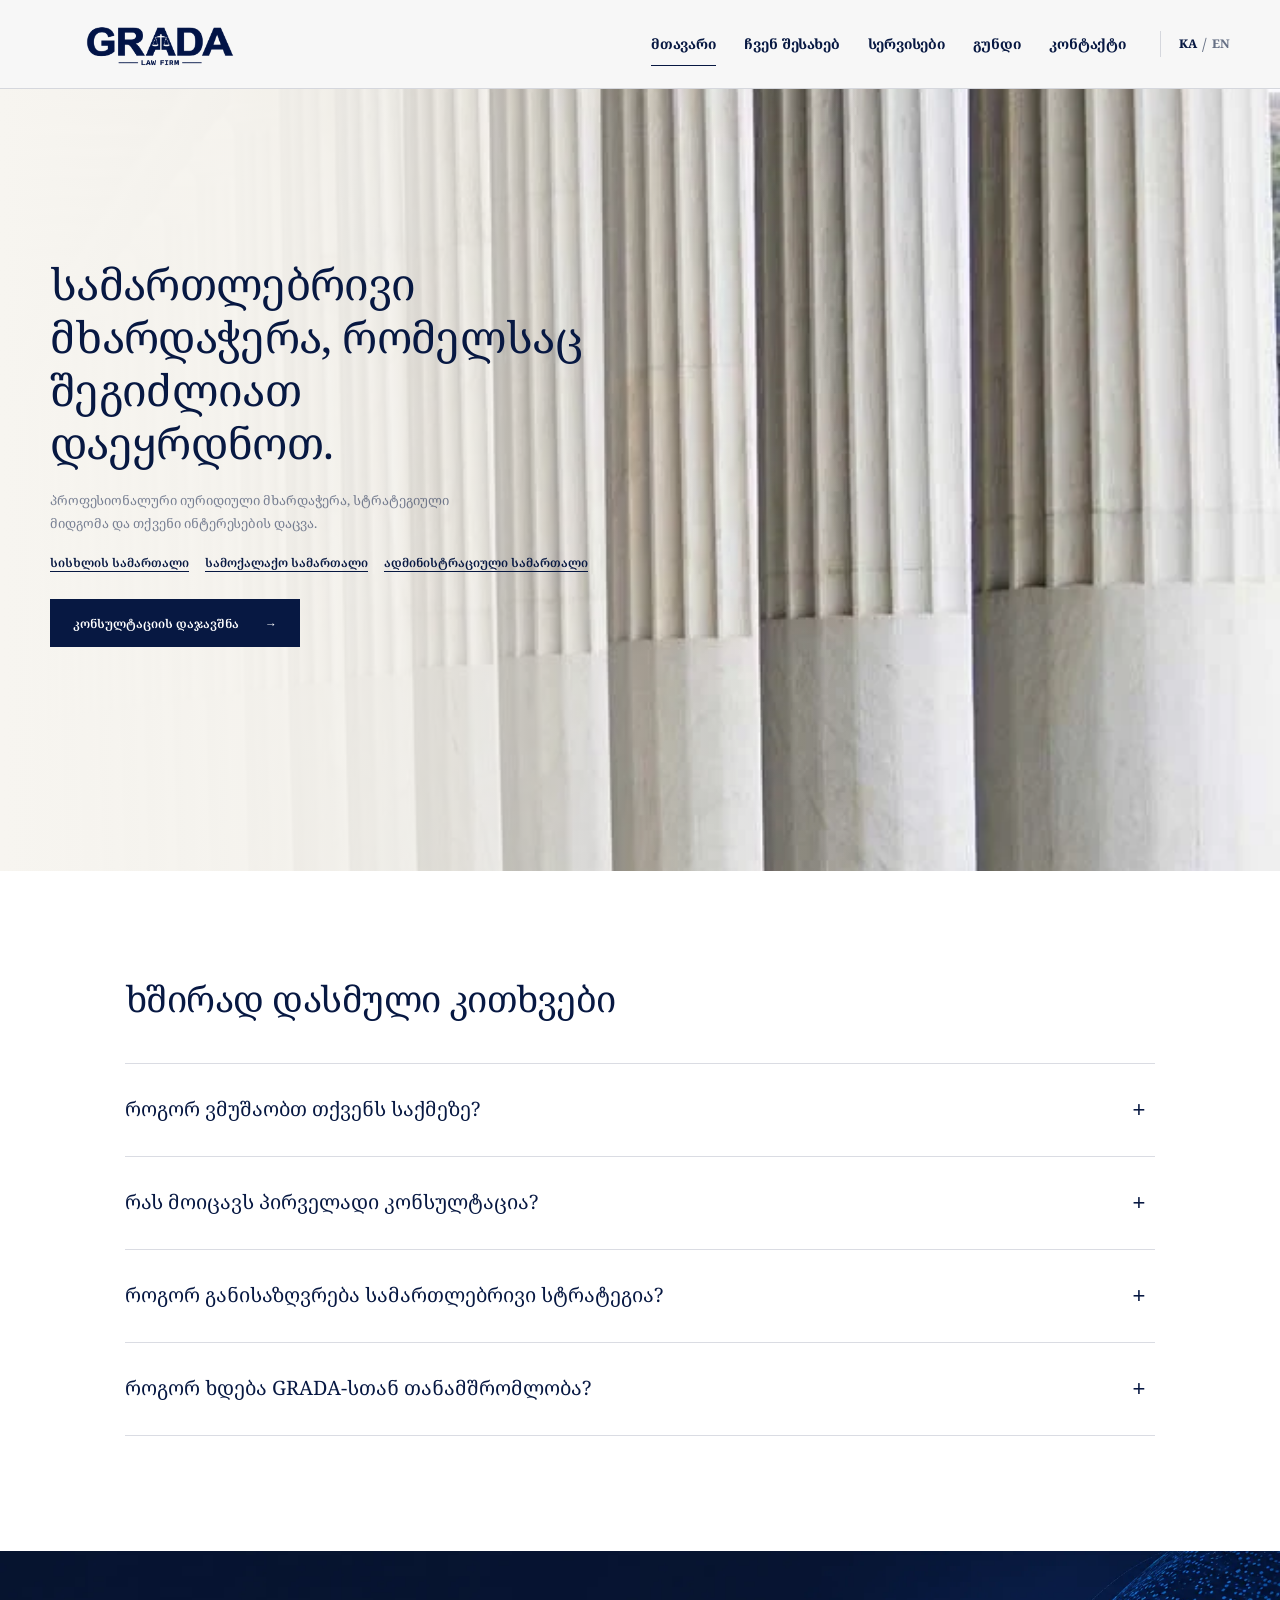
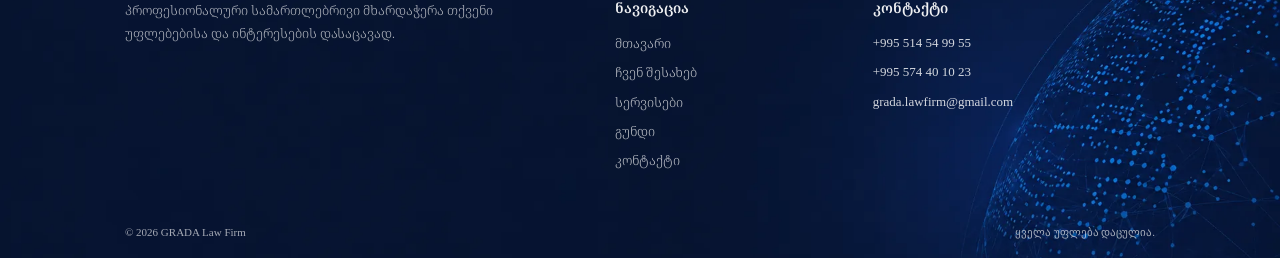
<file: index.html>
<!doctype html>
<html lang="ka">
  <head>
    <meta
      name="google-site-verification"
      content="NrmZ9BOJjlFJHn4CrOaPYa6Ddo2tj9UItESmaBejAo4"
    />
    <link rel="preconnect" href="https://fonts.googleapis.com" />
    <link rel="preconnect" href="https://fonts.gstatic.com" crossorigin />
    <link rel="icon" type="image/png" href="assets/images/favicon-v3.png" />

    <link
      href="https://fonts.googleapis.com/css2?family=Noto+Serif+Georgian:wght@300;400;500;600;700&display=swap"
      rel="stylesheet"
    />
    <link rel="apple-touch-icon" href="assets/images/favicon-v3.png" />
    <meta name="viewport" content="width=device-width, initial-scale=1.0" />
    <link rel="apple-touch-icon" href="assets/images/favicon.png" />

    <meta
      name="description"
      content="GRADA გთავაზობთ იურიდიულ კონსულტაციასა და წარმომადგენლობას სისხლის, სამოქალაქო და ადმინისტრაციული სამართლის საქმეებზე. დაგეგმეთ კონსულტაცია ჩვენს გუნდთან."
      data-ka="GRADA გთავაზობთ იურიდიულ კონსულტაციასა და წარმომადგენლობას სისხლის, სამოქალაქო და ადმინისტრაციული სამართლის საქმეებზე. დაგეგმეთ კონსულტაცია ჩვენს გუნდთან."
      data-en="GRADA provides legal advice and representation in criminal, civil and administrative matters in Georgia. Speak with our team to arrange a legal consultation."
    />

    <meta name="robots" content="index, follow" />

    <meta name="theme-color" content="#071842" />

    <title
      data-ka="იურიდიული მომსახურება საქართველოში | GRADA Law Firm"
      data-en="Legal Services in Georgia | GRADA Law Firm"
    >
      იურიდიული მომსახურება საქართველოში | GRADA Law Firm
    </title>

    <link rel="canonical" href="https://www.gradalaw.ge/" />

    <meta property="og:type" content="website" />
    <meta property="og:site_name" content="GRADA Law Firm" />
    <meta
      property="og:title"
      content="იურიდიული მომსახურება საქართველოში | GRADA Law Firm"
    />
    <meta
      property="og:description"
      content="GRADA გთავაზობთ იურიდიულ კონსულტაციასა და წარმომადგენლობას სისხლის, სამოქალაქო და ადმინისტრაციული სამართლის საქმეებზე. დაგეგმეთ კონსულტაცია ჩვენს გუნდთან."
    />
    <meta property="og:url" content="https://www.gradalaw.ge/" />
    <meta
      property="og:image"
      content="https://www.gradalaw.ge/assets/images/contact-hero.webp"
    />
    <meta property="og:locale" content="ka_GE" />

    <meta name="twitter:card" content="summary_large_image" />
    <meta
      name="twitter:title"
      content="იურიდიული მომსახურება საქართველოში | GRADA Law Firm"
    />
    <meta
      name="twitter:description"
      content="GRADA გთავაზობთ იურიდიულ კონსულტაციასა და წარმომადგენლობას სისხლის, სამოქალაქო და ადმინისტრაციული სამართლის საქმეებზე. დაგეგმეთ კონსულტაცია ჩვენს გუნდთან."
    />
    <meta
      name="twitter:image"
      content="https://www.gradalaw.ge/assets/images/contact-hero.webp"
    />

    <script type="application/ld+json">
      {
        "@context": "https://schema.org",
        "@type": "LegalService",
        "@id": "https://www.gradalaw.ge/#organization",
        "name": "GRADA Law Firm",
        "url": "https://www.gradalaw.ge/",
        "logo": "https://www.gradalaw.ge/assets/images/logo.png",
        "image": "https://www.gradalaw.ge/assets/images/contact-hero.webp",
        "description": "Legal advice and representation in criminal, civil and administrative law in Georgia.",
        "address": {
          "@type": "PostalAddress",
          "addressCountry": "GE"
        },
        "areaServed": {
          "@type": "Country",
          "name": "Georgia"
        },
        "telephone": ["+995514549955", "+995574401023"],
        "email": "grada.lawfirm@gmail.com",
        "hasOfferCatalog": {
          "@type": "OfferCatalog",
          "name": "Legal practice areas",
          "itemListElement": [
            {
              "@type": "Offer",
              "itemOffered": {
                "@type": "Service",
                "name": "Criminal Law",
                "url": "https://www.gradalaw.ge/services"
              }
            },
            {
              "@type": "Offer",
              "itemOffered": {
                "@type": "Service",
                "name": "Civil Law",
                "url": "https://www.gradalaw.ge/services"
              }
            },
            {
              "@type": "Offer",
              "itemOffered": {
                "@type": "Service",
                "name": "Administrative Law",
                "url": "https://www.gradalaw.ge/services"
              }
            }
          ]
        }
      }
    </script>

    <link rel="stylesheet" href="css/styles.css" />
  </head>
  <!-- =====================================================
     GRADA COOKIE CONSENT
====================================================== -->

  <div class="cookie-banner" id="cookieBanner" hidden>
    <div class="cookie-banner-inner">
      <div class="cookie-copy">
        <p
          class="cookie-title"
          data-ka="თქვენი კონფიდენციალურობა მნიშვნელოვანია"
          data-en="Your privacy matters"
        >
          თქვენი კონფიდენციალურობა მნიშვნელოვანია
        </p>

        <p
          class="cookie-text"
          data-ka="GRADA იყენებს აუცილებელ ტექნოლოგიებს საიტის გამართული მუშაობისთვის. თქვენი თანხმობის შემთხვევაში შეიძლება გამოყენებულ იქნეს დამატებითი ანალიტიკური ტექნოლოგიებიც."
          data-en="GRADA uses essential technologies for the proper operation of the website. With your consent, additional analytics technologies may also be used."
        >
          GRADA იყენებს აუცილებელ ტექნოლოგიებს საიტის გამართული მუშაობისთვის.
          თქვენი თანხმობის შემთხვევაში შეიძლება გამოყენებულ იქნეს დამატებითი
          ანალიტიკური ტექნოლოგიებიც.
        </p>

        <a
          class="cookie-policy-link"
          href="cookie-policy.html"
          data-ka="Cookie Policy"
          data-en="Cookie Policy"
        >
          Cookie Policy
        </a>
      </div>

      <div class="cookie-actions">
        <button
          class="cookie-btn cookie-btn-secondary"
          id="cookieReject"
          type="button"
          data-ka="უარყოფა"
          data-en="Reject"
        >
          უარყოფა
        </button>

        <button
          class="cookie-btn cookie-btn-outline"
          id="cookieManage"
          type="button"
          data-ka="პარამეტრები"
          data-en="Preferences"
        >
          პარამეტრები
        </button>

        <button
          class="cookie-btn cookie-btn-primary"
          id="cookieAccept"
          type="button"
          data-ka="ყველას მიღება"
          data-en="Accept all"
        >
          ყველას მიღება
        </button>
      </div>
    </div>
  </div>

  <body class="home-page">
    <!-- HEADER -->
    <header class="site-header" id="siteHeader">
      <div class="container header-inner">
        <!-- LOGO -->
        <a class="brand" href="index.html" aria-label="GRADA მთავარი გვერდი">
          <img src="assets/images/logo.png" alt="GRADA Law Firm" />
        </a>

        <!-- MOBILE MENU BUTTON -->
        <button
          class="menu-toggle"
          id="menuToggle"
          type="button"
          aria-label="მენიუს გახსნა"
          aria-expanded="false"
          aria-controls="mainNav"
        >
          <span></span>
          <span></span>
        </button>

        <!-- NAVIGATION -->
        <nav class="main-nav" id="mainNav" aria-label="მთავარი ნავიგაცია">
          <a href="index.html" class="active" data-ka="მთავარი" data-en="Home">
            მთავარი
          </a>

          <a href="about.html" data-ka="ჩვენ შესახებ" data-en="About Us">
            ჩვენ შესახებ
          </a>

          <a href="services.html" data-ka="სერვისები" data-en="Services">
            სერვისები
          </a>

          <a href="team.html" data-ka="გუნდი" data-en="Team"> გუნდი </a>

          <a href="contact.html" data-ka="კონტაქტი" data-en="Contact">
            კონტაქტი
          </a>
          <div class="mobile-language-switch">
            <button class="mobile-lang-btn active" data-lang="ka" type="button">
              KA
            </button>

            <span>/</span>

            <button class="mobile-lang-btn" data-lang="en" type="button">
              EN
            </button>
          </div>
        </nav>

        <!-- LANGUAGE SWITCH -->
        <div class="language-switch" aria-label="Language selector">
          <button class="lang-btn active" data-lang="ka" type="button">
            KA
          </button>

          <span>/</span>

          <button class="lang-btn" data-lang="en" type="button">EN</button>
        </div>
      </div>
    </header>

    <main>
      <!-- =====================================================
       HERO
  ====================================================== -->

      <!-- =====================================================
     GRADA — MAIN HERO
====================================================== -->

      <!-- =====================================================
     HOME HERO — CALM / MINIMAL
====================================================== -->

      <!-- =====================================================
     GRADA — HOME SLIDESHOW
====================================================== -->

      <section class="grada-slider" id="gradaSlider">
        <!-- SLIDE 1 -->
        <article class="grada-slide grada-slide-first active">
          <img
            src="assets/images/homepage.webp"
            alt="GRADA Law Firm"
            class="grada-first-bg"
          />

          <div class="grada-first-overlay"></div>

          <div class="container grada-first-inner">
            <div class="grada-first-content">
              <h1
                data-ka="სამართლებრივი მხარდაჭერა, რომელსაც შეგიძლიათ დაეყრდნოთ."
                data-en="Legal support you can rely on."
              >
                სამართლებრივი მხარდაჭერა, რომელსაც შეგიძლიათ დაეყრდნოთ.
              </h1>

              <p
                data-ka="პროფესიონალური იურიდიული მხარდაჭერა, სტრატეგიული მიდგომა და თქვენი ინტერესების დაცვა."
                data-en="Professional legal support, a strategic approach, and protection of your interests."
              >
                პროფესიონალური იურიდიული მხარდაჭერა, სტრატეგიული მიდგომა და
                თქვენი ინტერესების დაცვა.
              </p>

              <nav
                class="grada-practice-links"
                aria-label="სამართლის მიმართულებები"
              >
                <a
                  href="services.html#criminal-law"
                  data-ka="სისხლის სამართალი"
                  data-en="Criminal law"
                  >სისხლის სამართალი</a
                >
                <a
                  href="services.html#civil-law"
                  data-ka="სამოქალაქო სამართალი"
                  data-en="Civil law"
                  >სამოქალაქო სამართალი</a
                >
                <a
                  href="services.html#administrative-law"
                  data-ka="ადმინისტრაციული სამართალი"
                  data-en="Administrative law"
                  >ადმინისტრაციული სამართალი</a
                >
              </nav>

              <a href="contact.html#consultation" class="grada-first-button">
                <span
                  data-ka="კონსულტაციის დაჯავშნა"
                  data-en="Book a consultation"
                >
                  კონსულტაციის დაჯავშნა
                </span>

                <span>→</span>
              </a>
              <div class="grada-first-pagination">
                <span class="active">01</span>
                <i></i>
                <span>02</span>
                <span>03</span>
                <span>04</span>
              </div>
            </div>
          </div>
        </article>

        <!-- SLIDE 2 -->
        <!-- SLIDE 2 -->
        <article class="grada-slide grada-slide-about">
          <div class="grada-about-layout">
            <!-- LEFT -->
            <div class="grada-about-left">
              <div class="grada-about-content">
                <h2
                  data-ka="გაიგეთ მეტი GRADA-ს შესახებ"
                  data-en="Learn More About GRADA"
                >
                  გაიგეთ მეტი GRADA-ს შესახებ
                </h2>
                <p
                  data-ka="სამართლებრივი მხარდაჭერა, რომელიც ეფუძნება პასუხისმგებლობას, ნდობასა და სტრატეგიულ ხედვას."
                  data-en="Legal support built on responsibility, trust, and strategic thinking."
                >
                  სამართლებრივი მხარდაჭერა, რომელიც ეფუძნება პასუხისმგებლობას,
                  ნდობასა და სტრატეგიულ ხედვას.
                </p>

                <a
                  href="about.html"
                  class="grada-about-link"
                  data-ka="ჩვენ შესახებ →"
                  data-en="About us →"
                >
                  ჩვენ შესახებ →
                </a>
              </div>
            </div>

            <!-- RIGHT IMAGE -->
            <div class="grada-about-right">
              <img
                src="assets/images/aboutgrada.webp"
                alt="GRADA Law Firm"
                class="grada-about-image"
              />
            </div>
          </div>
        </article>

        <!-- SLIDE 3 -->
        <article class="grada-slide grada-slide-photo">
          <img
            src="assets/images/team.main(1).webp"
            alt="GRADA გუნდი"
            class="grada-slide-bg"
          />

          <div class="grada-slide-overlay"></div>

          <div class="container grada-slide-inner">
            <div class="grada-slide-copy photo-copy">
              <h2
                data-ka="გუნდი, რომელიც თქვენს ინტერესებს იცავს"
                data-en="A team that protects your interests"
              >
                გუნდი, რომელიც თქვენს ინტერესებს იცავს
              </h2>

              <p
                data-ka="გამოცდილი იურისტები და ადვოკატები, ერთიანი ხედვითა და პასუხისმგებლობით."
                data-en="Experienced lawyers and advocates united by a shared vision and responsibility."
              >
                გამოცდილი იურისტები და ადვოკატები, ერთიანი ხედვითა და
                პასუხისმგებლობით.
              </p>

              <a
                href="team.html"
                class="grada-slide-link"
                data-ka="გაიცანით გუნდი →"
                data-en="Meet our team →"
              >
                გაიცანით გუნდი →
              </a>
            </div>
          </div>
        </article>

        <!-- SLIDE 4 -->
        <!-- =====================================================
     SLIDE 4 — SERVICES / CONSULTATION
====================================================== -->

        <article class="grada-slide grada-slide-final">
          <!-- RIGHT SIDE NETWORK DECORATION -->
          <div class="grada-final-network" aria-hidden="true">
            <svg
              viewBox="0 0 600 800"
              xmlns="http://www.w3.org/2000/svg"
              preserveAspectRatio="xMidYMid slice"
            >
              <!-- CONNECTION LINES -->

              <g class="network-lines">
                <line x1="330" y1="80" x2="430" y2="145" />
                <line x1="430" y1="145" x2="520" y2="100" />
                <line x1="430" y1="145" x2="470" y2="245" />
                <line x1="330" y1="80" x2="290" y2="190" />
                <line x1="290" y1="190" x2="430" y2="145" />
                <line x1="290" y1="190" x2="350" y2="310" />
                <line x1="350" y1="310" x2="470" y2="245" />
                <line x1="470" y1="245" x2="550" y2="340" />
                <line x1="350" y1="310" x2="420" y2="420" />
                <line x1="420" y1="420" x2="550" y2="340" />
                <line x1="420" y1="420" x2="500" y2="520" />
                <line x1="420" y1="420" x2="310" y2="500" />
                <line x1="310" y1="500" x2="500" y2="520" />
                <line x1="310" y1="500" x2="350" y2="640" />
                <line x1="350" y1="640" x2="500" y2="520" />
                <line x1="350" y1="640" x2="470" y2="720" />
                <line x1="500" y1="520" x2="560" y2="650" />
                <line x1="470" y1="720" x2="560" y2="650" />
              </g>

              <!-- DOTS -->

              <g class="network-dots">
                <circle cx="330" cy="80" r="4" />
                <circle cx="430" cy="145" r="5" />
                <circle cx="520" cy="100" r="3" />
                <circle cx="290" cy="190" r="4" />
                <circle cx="470" cy="245" r="4" />
                <circle cx="350" cy="310" r="5" />
                <circle cx="550" cy="340" r="4" />
                <circle cx="420" cy="420" r="5" />
                <circle cx="310" cy="500" r="4" />
                <circle cx="500" cy="520" r="5" />
                <circle cx="350" cy="640" r="4" />
                <circle cx="560" cy="650" r="3" />
                <circle cx="470" cy="720" r="5" />
              </g>
            </svg>
          </div>

          <!-- CONTENT -->
          <div class="container grada-slide-inner">
            <div class="grada-slide-copy centered">
              <h2
                data-ka="გაეცანით ჩვენს სერვისებს და დაგეგმეთ კონსულტაცია."
                data-en="Explore our services and schedule a consultation."
              >
                გაეცანით ჩვენს სერვისებს და დაგეგმეთ კონსულტაცია.
              </h2>

              <p
                data-ka="აირჩიეთ თქვენთვის შესაბამისი სამართლებრივი მიმართულება ან მოგვწერეთ თქვენი საკითხის შესახებ."
                data-en="Choose the legal service that meets your needs or contact us about your matter."
              >
                აირჩიეთ თქვენთვის შესაბამისი სამართლებრივი მიმართულება ან
                მოგვწერეთ თქვენი საკითხის შესახებ.
              </p>

              <div class="grada-slide-actions">
                <a href="services.html" class="grada-slide-button">
                  <span data-ka="ჩვენი სერვისები" data-en="Our services">
                    ჩვენი სერვისები
                  </span>
                </a>

                <a
                  href="contact.html#consultation"
                  class="grada-slide-link dark"
                  data-ka="კონსულტაციის დაჯავშნა →"
                  data-en="Book a consultation →"
                >
                  კონსულტაციის დაჯავშნა →
                </a>
              </div>
            </div>
          </div>
        </article>

        <!-- ARROWS -->
        <button
          class="grada-slider-arrow grada-prev"
          type="button"
          aria-label="წინა სლაიდი"
        >
          ←
        </button>

        <button
          class="grada-slider-arrow grada-next"
          type="button"
          aria-label="შემდეგი სლაიდი"
        >
          →
        </button>
      </section>

      <!-- =====================================================
       VALUES
  ====================================================== -->

      <!-- =====================================================
     HOME FAQ / ACCORDION
====================================================== -->

      <section class="home-faq-section">
        <div class="container">
          <div class="home-faq-heading">
            <h2
              data-ka="ხშირად დასმული კითხვები"
              data-en="Frequently Asked Questions"
            >
              ხშირად დასმული კითხვები
            </h2>
          </div>

          <div class="home-faq">
            <!-- QUESTION 01 -->
            <article class="home-faq-item">
              <button
                class="home-faq-question"
                type="button"
                aria-expanded="false"
              >
                <span
                  class="home-faq-title"
                  data-ka="როგორ ვმუშაობთ თქვენს საქმეზე?"
                  data-en="How do we work on your case?"
                >
                  როგორ ვმუშაობთ თქვენს საქმეზე?
                </span>

                <span class="home-faq-icon" aria-hidden="true">+</span>
              </button>

              <div class="home-faq-answer">
                <div class="home-faq-answer-inner">
                  <p
                    data-ka="პირველ ეტაპზე ვეცნობით საქმის გარემოებებს, ვაფასებთ სამართლებრივ მდგომარეობას და შესაძლო რისკებს. ამის შემდეგ ვადგენთ თქვენი ინტერესებისა და კონკრეტული გარემოებების შესაბამის სამართლებრივ სტრატეგიას."
                    data-en="At the initial stage, we review the circumstances of your case, assess the legal position and potential risks, and then develop a legal strategy tailored to your interests and specific circumstances."
                  >
                    პირველ ეტაპზე ვეცნობით საქმის გარემოებებს, ვაფასებთ
                    სამართლებრივ მდგომარეობას და შესაძლო რისკებს. ამის შემდეგ
                    ვადგენთ თქვენი ინტერესებისა და კონკრეტული გარემოებების
                    შესაბამის სამართლებრივ სტრატეგიას.
                  </p>
                </div>
              </div>
            </article>

            <!-- QUESTION 02 -->
            <article class="home-faq-item">
              <button
                class="home-faq-question"
                type="button"
                aria-expanded="false"
              >
                <span
                  class="home-faq-title"
                  data-ka="რას მოიცავს პირველადი კონსულტაცია?"
                  data-en="What does the initial consultation include?"
                >
                  რას მოიცავს პირველადი კონსულტაცია?
                </span>

                <span class="home-faq-icon" aria-hidden="true">+</span>
              </button>

              <div class="home-faq-answer">
                <div class="home-faq-answer-inner">
                  <p
                    data-ka="პირველადი კონსულტაციის ფარგლებში ვეცნობით თქვენს საკითხს, განვიხილავთ მის სამართლებრივ ასპექტებს, შესაძლო რისკებსა და შემდგომი მოქმედების ვარიანტებს."
                    data-en="During the initial consultation, we review your matter, discuss its legal aspects and potential risks, and outline possible courses of action."
                  >
                    პირველადი კონსულტაციის ფარგლებში ვეცნობით თქვენს საკითხს,
                    განვიხილავთ მის სამართლებრივ ასპექტებს, შესაძლო რისკებსა და
                    შემდგომი მოქმედების ვარიანტებს.
                  </p>
                </div>
              </div>
            </article>

            <!-- QUESTION 03 -->
            <article class="home-faq-item">
              <button
                class="home-faq-question"
                type="button"
                aria-expanded="false"
              >
                <span
                  class="home-faq-title"
                  data-ka="როგორ განისაზღვრება სამართლებრივი სტრატეგია?"
                  data-en="How is the legal strategy determined?"
                >
                  როგორ განისაზღვრება სამართლებრივი სტრატეგია?
                </span>

                <span class="home-faq-icon" aria-hidden="true">+</span>
              </button>

              <div class="home-faq-answer">
                <div class="home-faq-answer-inner">
                  <p
                    data-ka="სამართლებრივი სტრატეგია განისაზღვრება თითოეული საქმის ინდივიდუალური გარემოებების, არსებული მტკიცებულებების, სამართლებრივი რისკებისა და კლიენტის ინტერესების გათვალისწინებით."
                    data-en="The legal strategy is determined by considering the individual circumstances of each matter, available evidence, legal risks and the client's interests."
                  >
                    სამართლებრივი სტრატეგია განისაზღვრება თითოეული საქმის
                    ინდივიდუალური გარემოებების, არსებული მტკიცებულებების,
                    სამართლებრივი რისკებისა და კლიენტის ინტერესების
                    გათვალისწინებით.
                  </p>
                </div>
              </div>
            </article>

            <!-- QUESTION 04 -->
            <article class="home-faq-item">
              <button
                class="home-faq-question"
                type="button"
                aria-expanded="false"
              >
                <span
                  class="home-faq-title"
                  data-ka="როგორ ხდება GRADA-სთან თანამშრომლობა?"
                  data-en="How does cooperation with GRADA work?"
                >
                  როგორ ხდება GRADA-სთან თანამშრომლობა?
                </span>

                <span class="home-faq-icon" aria-hidden="true">+</span>
              </button>

              <div class="home-faq-answer">
                <div class="home-faq-answer-inner">
                  <p
                    data-ka="კონსულტაციის შემდეგ, საჭიროების შემთხვევაში, განისაზღვრება მომსახურების მოცულობა, თანამშრომლობის პირობები და შემდგომი სამართლებრივი მოქმედებები. პროცესის განმავლობაში კლიენტთან ვინარჩუნებთ მკაფიო და თანმიმდევრულ კომუნიკაციას."
                    data-en="Following the consultation, where appropriate, we define the scope of services, terms of cooperation and subsequent legal actions. Throughout the process, we maintain clear and consistent communication with the client."
                  >
                    კონსულტაციის შემდეგ, საჭიროების შემთხვევაში, განისაზღვრება
                    მომსახურების მოცულობა, თანამშრომლობის პირობები და შემდგომი
                    სამართლებრივი მოქმედებები. პროცესის განმავლობაში კლიენტთან
                    ვინარჩუნებთ მკაფიო და თანმიმდევრულ კომუნიკაციას.
                  </p>
                </div>
              </div>
            </article>
          </div>
        </div>
      </section>

      <!-- =====================================================
     TEAM PREVIEW — NO PHOTOS
====================================================== -->

      <!-- =====================================================
       CONSULTATION CTA
  ====================================================== -->
    </main>

    <!-- =====================================================
     GRADA FOOTER
====================================================== -->

    <footer class="site-footer grada-footer">
      <!-- დეკორატიული network globe -->
      <div class="footer-globe" aria-hidden="true">
        <svg viewBox="0 0 520 520">
          <!-- მთავარი სფერო -->
          <circle class="globe-outline" cx="260" cy="260" r="235" />

          <!-- სფეროს ხაზები -->
          <ellipse class="globe-grid" cx="260" cy="260" rx="235" ry="78" />
          <ellipse class="globe-grid" cx="260" cy="260" rx="235" ry="145" />
          <ellipse class="globe-grid" cx="260" cy="260" rx="235" ry="205" />

          <ellipse class="globe-grid" cx="260" cy="260" rx="75" ry="235" />
          <ellipse class="globe-grid" cx="260" cy="260" rx="145" ry="235" />
          <ellipse class="globe-grid" cx="260" cy="260" rx="205" ry="235" />

          <!-- NETWORK LINES -->
          <g class="network-lines">
            <path
              d="M72 126 L122 92 L178 132 L230 87 L291 130 L351 93 L410 137 L454 112"
            />
            <path
              d="M72 126 L100 194 L161 170 L216 220 L282 184 L344 230 L410 197 L454 245"
            />
            <path
              d="M100 194 L125 274 L192 243 L249 292 L315 260 L382 302 L454 245"
            />
            <path d="M125 274 L153 353 L220 322 L275 370 L341 332 L411 375" />
            <path d="M153 353 L199 431 L260 391 L324 436 L411 375" />

            <path d="M122 92 L161 170 L230 87" />
            <path d="M178 132 L216 220 L291 130" />
            <path d="M291 130 L344 230 L410 137" />

            <path d="M161 170 L192 243 L216 220" />
            <path d="M216 220 L249 292 L282 184" />
            <path d="M282 184 L315 260 L344 230" />
            <path d="M344 230 L382 302 L410 197" />

            <path d="M192 243 L220 322 L249 292" />
            <path d="M249 292 L275 370 L315 260" />
            <path d="M315 260 L341 332 L382 302" />

            <path d="M220 322 L199 431 L275 370" />
            <path d="M275 370 L260 391 L324 436" />
            <path d="M341 332 L324 436 L411 375" />
          </g>

          <!-- NETWORK DOTS -->
          <g class="network-dots">
            <circle cx="72" cy="126" r="4" />
            <circle cx="122" cy="92" r="3" />
            <circle cx="178" cy="132" r="4" />
            <circle cx="230" cy="87" r="3" />
            <circle cx="291" cy="130" r="4" />
            <circle cx="351" cy="93" r="3" />
            <circle cx="410" cy="137" r="4" />
            <circle cx="454" cy="112" r="3" />

            <circle cx="100" cy="194" r="3" />
            <circle cx="161" cy="170" r="5" />
            <circle cx="216" cy="220" r="3" />
            <circle cx="282" cy="184" r="4" />
            <circle cx="344" cy="230" r="4" />
            <circle cx="410" cy="197" r="3" />
            <circle cx="454" cy="245" r="4" />

            <circle cx="125" cy="274" r="4" />
            <circle cx="192" cy="243" r="3" />
            <circle cx="249" cy="292" r="5" />
            <circle cx="315" cy="260" r="3" />
            <circle cx="382" cy="302" r="4" />

            <circle cx="153" cy="353" r="3" />
            <circle cx="220" cy="322" r="4" />
            <circle cx="275" cy="370" r="5" />
            <circle cx="341" cy="332" r="3" />
            <circle cx="411" cy="375" r="4" />

            <circle cx="199" cy="431" r="4" />
            <circle cx="260" cy="391" r="3" />
            <circle cx="324" cy="436" r="4" />
          </g>
        </svg>
      </div>

      <!-- MAIN FOOTER CONTENT -->
      <div class="container footer-grid">
        <!-- LEFT -->
        <div class="footer-intro">
          <p
            data-ka="პროფესიონალური სამართლებრივი მხარდაჭერა თქვენი უფლებებისა და ინტერესების დასაცავად."
            data-en="Professional legal support to protect your rights and interests."
          >
            პროფესიონალური სამართლებრივი მხარდაჭერა თქვენი უფლებებისა და
            ინტერესების დასაცავად.
          </p>
        </div>

        <!-- CENTER -->
        <div class="footer-nav">
          <h3 data-ka="ნავიგაცია" data-en="Navigation">ნავიგაცია</h3>

          <a href="index.html" data-ka="მთავარი" data-en="Home"> მთავარი </a>

          <a href="about.html" data-ka="ჩვენ შესახებ" data-en="About Us">
            ჩვენ შესახებ
          </a>

          <a href="services.html" data-ka="სერვისები" data-en="Services">
            სერვისები
          </a>

          <a href="team.html" data-ka="გუნდი" data-en="Team"> გუნდი </a>

          <a href="contact.html" data-ka="კონტაქტი" data-en="Contact">
            კონტაქტი
          </a>
        </div>

        <!-- RIGHT -->
        <div class="footer-contact">
          <h3 data-ka="კონტაქტი" data-en="Contact">კონტაქტი</h3>

          <a href="tel:+995514549955"> +995 514 54 99 55 </a>

          <a href="tel:+995574401023"> +995 574 40 10 23 </a>

          <a href="mailto:grada.lawfirm@gmail.com"> grada.lawfirm@gmail.com </a>
        </div>
      </div>

      <!-- BOTTOM -->
      <div class="container footer-bottom">
        <p>© 2026 GRADA Law Firm</p>

        <p data-ka="ყველა უფლება დაცულია." data-en="All rights reserved.">
          ყველა უფლება დაცულია.
        </p>
      </div>
    </footer>
    <!-- JAVASCRIPT -->
    <script src="js/main.js"></script>
  </body>
</html>
</file>
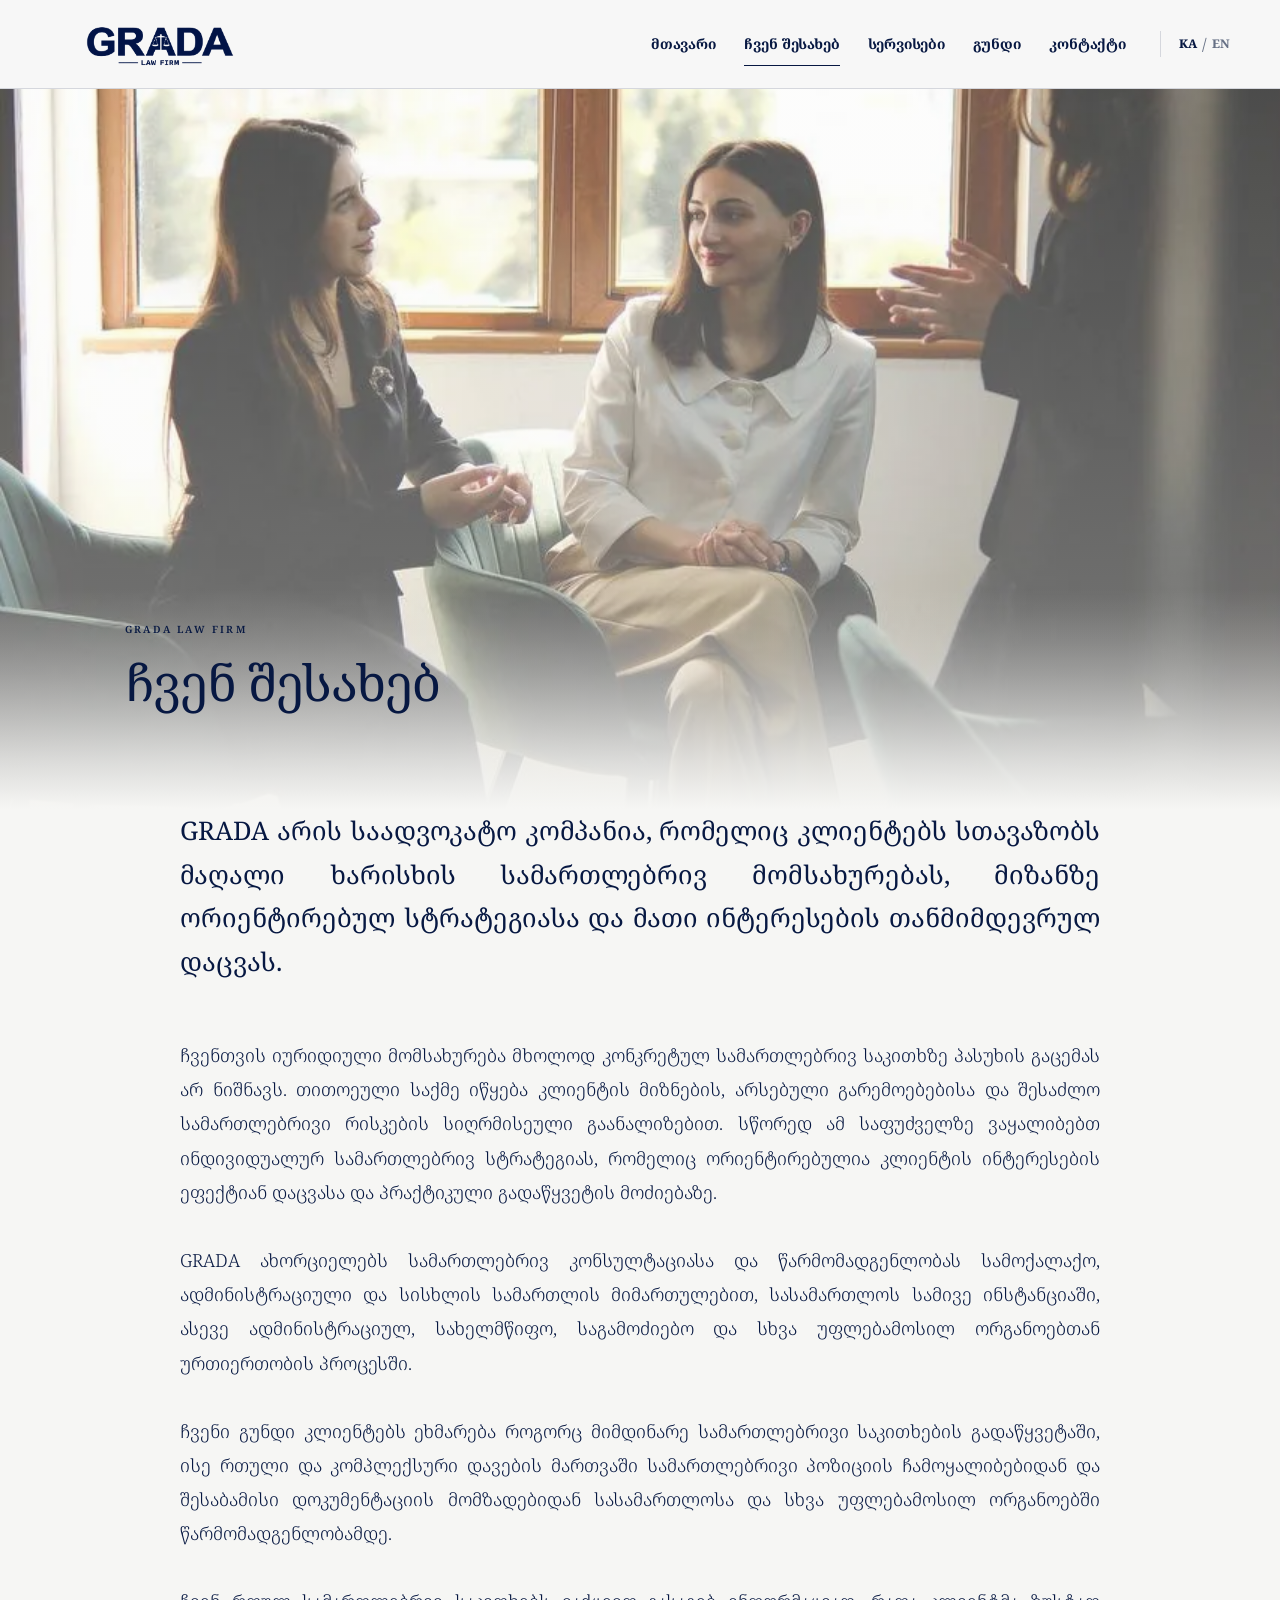
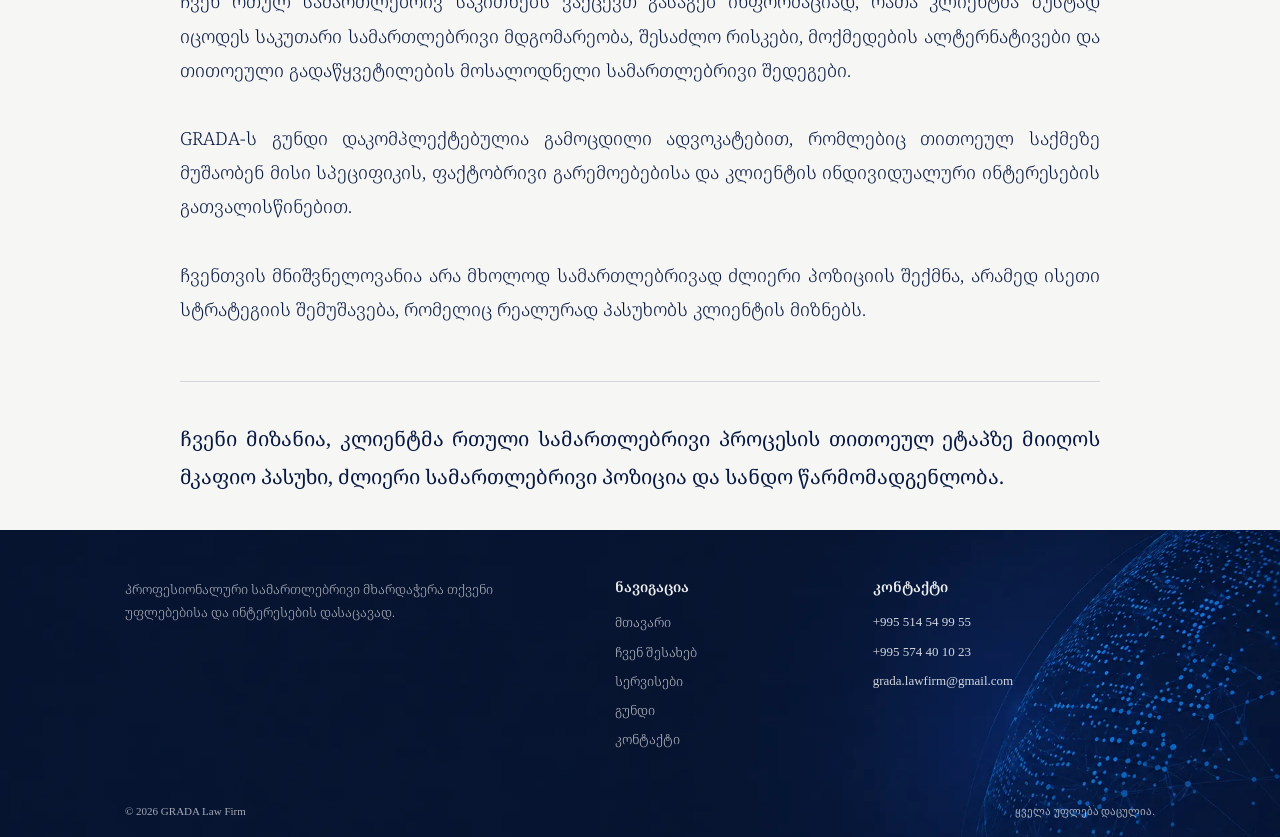
<file: about.html>
<!doctype html>
<html lang="ka">
  <head>
    <link rel="preconnect" href="https://fonts.googleapis.com" />
    <link rel="preconnect" href="https://fonts.gstatic.com" crossorigin />
    <link rel="icon" type="image/png" href="assets/images/favicon-v3.png" />

    <link
      href="https://fonts.googleapis.com/css2?family=Noto+Serif+Georgian:wght@300;400;500;600;700&display=swap"
      rel="stylesheet"
    />
    <meta charset="UTF-8" />

    <meta name="viewport" content="width=device-width, initial-scale=1.0" />
    <link
      rel="icon"
      type="image/png"
      sizes="32x32"
      href="assets/images/favicon.png"
    />
    <link rel="apple-touch-icon" href="assets/images/favicon.png" />

    <meta
      name="description"
      content="გაიცანით GRADA-ს იურიდიული გუნდი: ინდივიდუალური სტრატეგია, მკაფიო კომუნიკაცია და კლიენტის ინტერესების დაცვა სისხლის, სამოქალაქო და ადმინისტრაციულ საქმეებში."
      data-ka="გაიცანით GRADA-ს იურიდიული გუნდი: ინდივიდუალური სტრატეგია, მკაფიო კომუნიკაცია და კლიენტის ინტერესების დაცვა სისხლის, სამოქალაქო და ადმინისტრაციულ საქმეებში."
      data-en="Meet GRADA's legal team. Learn how tailored strategies, clear communication and representation support clients in civil, criminal and administrative law."
    />

    <meta name="robots" content="index, follow" />

    <meta name="theme-color" content="#071842" />

    <title
      data-ka="ჩვენ შესახებ | GRADA Law Firm — იურიდიული გუნდი"
      data-en="About Our Legal Team | GRADA Law Firm"
    >
      ჩვენ შესახებ | GRADA Law Firm — იურიდიული გუნდი
    </title>

    <link rel="canonical" href="https://www.gradalaw.ge/about" />

    <meta property="og:type" content="website" />
    <meta property="og:site_name" content="GRADA Law Firm" />
    <meta
      property="og:title"
      content="ჩვენ შესახებ | GRADA Law Firm — იურიდიული გუნდი"
    />
    <meta
      property="og:description"
      content="გაიცანით GRADA-ს იურიდიული გუნდი: ინდივიდუალური სტრატეგია, მკაფიო კომუნიკაცია და კლიენტის ინტერესების დაცვა სისხლის, სამოქალაქო და ადმინისტრაციულ საქმეებში."
    />
    <meta property="og:url" content="https://www.gradalaw.ge/about" />
    <meta
      property="og:image"
      content="https://www.gradalaw.ge/assets/images/contact-hero.webp"
    />
    <meta property="og:locale" content="ka_GE" />

    <meta name="twitter:card" content="summary_large_image" />
    <meta
      name="twitter:title"
      content="ჩვენ შესახებ | GRADA Law Firm — იურიდიული გუნდი"
    />
    <meta
      name="twitter:description"
      content="გაიცანით GRADA-ს იურიდიული გუნდი: ინდივიდუალური სტრატეგია, მკაფიო კომუნიკაცია და კლიენტის ინტერესების დაცვა სისხლის, სამოქალაქო და ადმინისტრაციულ საქმეებში."
    />
    <meta
      name="twitter:image"
      content="https://www.gradalaw.ge/assets/images/contact-hero.webp"
    />

    <!-- GOOGLE FONT -->
    <link rel="preconnect" href="https://fonts.googleapis.com" />
    <link rel="preconnect" href="https://fonts.gstatic.com" crossorigin />

    <link
      href="https://fonts.googleapis.com/css2?family=Noto+Serif+Georgian:wght@300;400;500;600&display=swap"
      rel="stylesheet"
    />

    <!-- CSS -->
    <link rel="stylesheet" href="./css/styles.css" />
  </head>

  <body class="about-page">
    <!-- =========================================
       HEADER
  ========================================== -->

    <header class="site-header" id="siteHeader">
      <div class="container header-inner">
        <!-- LOGO -->
        <a class="brand" href="./index.html" aria-label="GRADA მთავარი გვერდი">
          <img src="assets/images/logo.png" alt="GRADA Law Firm" />
        </a>

        <!-- MOBILE MENU -->
        <button
          class="menu-toggle"
          id="menuToggle"
          type="button"
          aria-label="მენიუს გახსნა"
          aria-expanded="false"
          aria-controls="mainNav"
        >
          <span></span>
          <span></span>
        </button>

        <!-- NAVIGATION -->
        <nav class="main-nav" id="mainNav" aria-label="მთავარი ნავიგაცია">
          <a href="./index.html" data-ka="მთავარი" data-en="Home"> მთავარი </a>

          <a
            href="./about.html"
            class="active"
            data-ka="ჩვენ შესახებ"
            data-en="About Us"
          >
            ჩვენ შესახებ
          </a>

          <a href="./services.html" data-ka="სერვისები" data-en="Services">
            სერვისები
          </a>

          <a href="./team.html" data-ka="გუნდი" data-en="Team"> გუნდი </a>

          <a href="./contact.html" data-ka="კონტაქტი" data-en="Contact">
            კონტაქტი
          </a>
        </nav>

        <!-- LANGUAGE SWITCH -->
        <div class="language-switch" aria-label="Language selector">
          <button class="lang-btn active" data-lang="ka" type="button">
            KA
          </button>

          <span>/</span>

          <button class="lang-btn" data-lang="en" type="button">EN</button>
        </div>
      </div>
    </header>

    <!-- =========================================
       MAIN
  ========================================== -->

    <main>
      <!-- =======================================
         FIRST / HERO PHOTO
    ======================================== -->

      <!-- ABOUT HERO -->
      <section class="about-lpa-hero">
        <div class="about-lpa-overlay"></div>

        <div class="container about-lpa-hero-content">
          <p class="about-small-title">GRADA LAW FIRM</p>

          <h1 data-ka="ჩვენ შესახებ" data-en="About Us">ჩვენ შესახებ</h1>
        </div>
      </section>

      <!-- =========================================
     ABOUT CONTENT
========================================== -->

      <section class="about-main-content">
        <div class="about-main-text">
          <p
            class="about-lead"
            data-ka="GRADA არის საადვოკატო კომპანია, რომელიც კლიენტებს სთავაზობს მაღალი ხარისხის სამართლებრივ მომსახურებას, მიზანზე ორიენტირებულ სტრატეგიასა და მათი ინტერესების თანმიმდევრულ დაცვას."
            data-en="GRADA is a law firm providing clients with high-quality legal services, goal-oriented strategies, and consistent protection of their interests."
          >
            GRADA არის საადვოკატო კომპანია, რომელიც კლიენტებს სთავაზობს მაღალი
            ხარისხის სამართლებრივ მომსახურებას, მიზანზე ორიენტირებულ სტრატეგიასა
            და მათი ინტერესების თანმიმდევრულ დაცვას.
          </p>

          <p
            data-ka="ჩვენთვის იურიდიული მომსახურება მხოლოდ კონკრეტულ სამართლებრივ საკითხზე პასუხის გაცემას არ ნიშნავს. თითოეული საქმე იწყება კლიენტის მიზნების, არსებული გარემოებებისა და შესაძლო სამართლებრივი რისკების სიღრმისეული გაანალიზებით. სწორედ ამ საფუძველზე ვაყალიბებთ ინდივიდუალურ სამართლებრივ სტრატეგიას, რომელიც ორიენტირებულია კლიენტის ინტერესების ეფექტიან დაცვასა და პრაქტიკული გადაწყვეტის მოძიებაზე."
            data-en="For us, legal services go beyond simply providing answers to specific legal questions. Every matter begins with a thorough analysis of the client’s objectives, the relevant circumstances, and potential legal risks. Based on this assessment, we develop a tailored legal strategy focused on effectively protecting the client’s interests and identifying practical solutions."
          >
            ჩვენთვის იურიდიული მომსახურება მხოლოდ კონკრეტულ სამართლებრივ
            საკითხზე პასუხის გაცემას არ ნიშნავს. თითოეული საქმე იწყება კლიენტის
            მიზნების, არსებული გარემოებებისა და შესაძლო სამართლებრივი რისკების
            სიღრმისეული გაანალიზებით. სწორედ ამ საფუძველზე ვაყალიბებთ
            ინდივიდუალურ სამართლებრივ სტრატეგიას, რომელიც ორიენტირებულია
            კლიენტის ინტერესების ეფექტიან დაცვასა და პრაქტიკული გადაწყვეტის
            მოძიებაზე.
          </p>

          <p
            data-ka="GRADA ახორციელებს სამართლებრივ კონსულტაციასა და წარმომადგენლობას სამოქალაქო, ადმინისტრაციული და სისხლის სამართლის მიმართულებით, სასამართლოს სამივე ინსტანციაში, ასევე ადმინისტრაციულ, სახელმწიფო, საგამოძიებო და სხვა უფლებამოსილ ორგანოებთან ურთიერთობის პროცესში."
            data-en="GRADA provides legal advice and representation in civil, administrative, and criminal law matters before all three levels of the Georgian court system, as well as in proceedings and communications with administrative bodies, state authorities, investigative agencies, and other competent institutions."
          >
            GRADA ახორციელებს სამართლებრივ კონსულტაციასა და წარმომადგენლობას
            სამოქალაქო, ადმინისტრაციული და სისხლის სამართლის მიმართულებით,
            სასამართლოს სამივე ინსტანციაში, ასევე ადმინისტრაციულ, სახელმწიფო,
            საგამოძიებო და სხვა უფლებამოსილ ორგანოებთან ურთიერთობის პროცესში.
          </p>

          <p
            data-ka="ჩვენი გუნდი კლიენტებს ეხმარება როგორც მიმდინარე სამართლებრივი საკითხების გადაწყვეტაში, ისე რთული და კომპლექსური დავების მართვაში სამართლებრივი პოზიციის ჩამოყალიბებიდან და შესაბამისი დოკუმენტაციის მომზადებიდან სასამართლოსა და სხვა უფლებამოსილ ორგანოებში წარმომადგენლობამდე."
            data-en="Our team assists clients with both day-to-day legal matters and complex disputes — from developing a strong legal position and preparing the necessary documentation to representing clients before courts and other competent authorities."
          >
            ჩვენი გუნდი კლიენტებს ეხმარება როგორც მიმდინარე სამართლებრივი
            საკითხების გადაწყვეტაში, ისე რთული და კომპლექსური დავების მართვაში —
            სამართლებრივი პოზიციის ჩამოყალიბებიდან და შესაბამისი დოკუმენტაციის
            მომზადებიდან სასამართლოსა და სხვა უფლებამოსილ ორგანოებში
            წარმომადგენლობამდე.
          </p>

          <p
            data-ka="ჩვენ რთულ სამართლებრივ საკითხებს ვაქცევთ გასაგებ ინფორმაციად, რათა კლიენტმა ზუსტად იცოდეს საკუთარი სამართლებრივი მდგომარეობა, შესაძლო რისკები, მოქმედების ალტერნატივები და თითოეული გადაწყვეტილების მოსალოდნელი სამართლებრივი შედეგები."
            data-en="We turn complex legal matters into clear and practical guidance, enabling our clients to fully understand their legal position, potential risks, available courses of action, and the possible legal consequences of each decision."
          >
            ჩვენ რთულ სამართლებრივ საკითხებს ვაქცევთ გასაგებ ინფორმაციად, რათა
            კლიენტმა ზუსტად იცოდეს საკუთარი სამართლებრივი მდგომარეობა, შესაძლო
            რისკები, მოქმედების ალტერნატივები და თითოეული გადაწყვეტილების
            მოსალოდნელი სამართლებრივი შედეგები.
          </p>

          <p
            data-ka="GRADA-ს გუნდი დაკომპლექტებულია გამოცდილი ადვოკატებით, რომლებიც თითოეულ საქმეზე მუშაობენ მისი სპეციფიკის, ფაქტობრივი გარემოებებისა და კლიენტის ინდივიდუალური ინტერესების გათვალისწინებით."
            data-en="GRADA’s team consists of experienced lawyers who approach every matter with careful consideration of its specific circumstances, factual background, and the individual interests of the client."
          >
            GRADA-ს გუნდი დაკომპლექტებულია გამოცდილი ადვოკატებით, რომლებიც
            თითოეულ საქმეზე მუშაობენ მისი სპეციფიკის, ფაქტობრივი გარემოებებისა
            და კლიენტის ინდივიდუალური ინტერესების გათვალისწინებით.
          </p>

          <p
            data-ka="ჩვენთვის მნიშვნელოვანია არა მხოლოდ სამართლებრივად ძლიერი პოზიციის შექმნა, არამედ ისეთი სტრატეგიის შემუშავება, რომელიც რეალურად პასუხობს კლიენტის მიზნებს."
            data-en="Our focus is not only on building a strong legal position, but also on developing a strategy that genuinely supports the client’s objectives."
          >
            ჩვენთვის მნიშვნელოვანია არა მხოლოდ სამართლებრივად ძლიერი პოზიციის
            შექმნა, არამედ ისეთი სტრატეგიის შემუშავება, რომელიც რეალურად
            პასუხობს კლიენტის მიზნებს.
          </p>

          <p
            class="about-final-text"
            data-ka="ჩვენი მიზანია, კლიენტმა რთული სამართლებრივი პროცესის თითოეულ ეტაპზე მიიღოს მკაფიო პასუხი, ძლიერი სამართლებრივი პოზიცია და სანდო წარმომადგენლობა."
            data-en="Our goal is to ensure that, at every stage of a complex legal process, our clients receive clear guidance, a strong legal position, and reliable representation."
          >
            ჩვენი მიზანია, კლიენტმა რთული სამართლებრივი პროცესის თითოეულ ეტაპზე
            მიიღოს მკაფიო პასუხი, ძლიერი სამართლებრივი პოზიცია და სანდო
            წარმომადგენლობა.
          </p>
        </div>
      </section>
    </main>

    <!-- =========================================
       FOOTER
  ========================================== -->

    <footer class="site-footer grada-footer">
      <!-- RIGHT DECORATIVE GLOBE -->
      <div class="footer-globe" aria-hidden="true">
        <svg viewBox="0 0 520 520">
          <!-- globe circles -->
          <circle class="globe-outline" cx="260" cy="260" r="235"></circle>

          <ellipse
            class="globe-grid"
            cx="260"
            cy="260"
            rx="235"
            ry="78"
          ></ellipse>
          <ellipse
            class="globe-grid"
            cx="260"
            cy="260"
            rx="235"
            ry="145"
          ></ellipse>
          <ellipse
            class="globe-grid"
            cx="260"
            cy="260"
            rx="235"
            ry="205"
          ></ellipse>

          <ellipse
            class="globe-grid"
            cx="260"
            cy="260"
            rx="75"
            ry="235"
          ></ellipse>
          <ellipse
            class="globe-grid"
            cx="260"
            cy="260"
            rx="145"
            ry="235"
          ></ellipse>
          <ellipse
            class="globe-grid"
            cx="260"
            cy="260"
            rx="205"
            ry="235"
          ></ellipse>

          <!-- network lines -->
          <g class="network-lines">
            <path
              d="M72 126 L122 92 L178 132 L230 87 L291 130 L351 93 L410 137 L454 112"
            />
            <path
              d="M72 126 L100 194 L161 170 L216 220 L282 184 L344 230 L410 197 L454 245"
            />
            <path
              d="M100 194 L125 274 L192 243 L249 292 L315 260 L382 302 L454 245"
            />
            <path d="M125 274 L153 353 L220 322 L275 370 L341 332 L411 375" />
            <path d="M153 353 L199 431 L260 391 L324 436 L411 375" />

            <path d="M122 92 L161 170 L230 87" />
            <path d="M178 132 L216 220 L291 130" />
            <path d="M291 130 L344 230 L410 137" />
            <path d="M161 170 L192 243 L216 220" />
            <path d="M216 220 L249 292 L282 184" />
            <path d="M282 184 L315 260 L344 230" />
            <path d="M344 230 L382 302 L410 197" />
            <path d="M192 243 L220 322 L249 292" />
            <path d="M249 292 L275 370 L315 260" />
            <path d="M315 260 L341 332 L382 302" />
          </g>

          <!-- dots -->
          <g class="network-dots">
            <circle cx="72" cy="126" r="4" />
            <circle cx="122" cy="92" r="3" />
            <circle cx="178" cy="132" r="4" />
            <circle cx="230" cy="87" r="3" />
            <circle cx="291" cy="130" r="4" />
            <circle cx="351" cy="93" r="3" />
            <circle cx="410" cy="137" r="4" />
            <circle cx="454" cy="112" r="3" />

            <circle cx="100" cy="194" r="3" />
            <circle cx="161" cy="170" r="5" />
            <circle cx="216" cy="220" r="3" />
            <circle cx="282" cy="184" r="4" />
            <circle cx="344" cy="230" r="4" />
            <circle cx="410" cy="197" r="3" />
            <circle cx="454" cy="245" r="4" />

            <circle cx="125" cy="274" r="4" />
            <circle cx="192" cy="243" r="3" />
            <circle cx="249" cy="292" r="5" />
            <circle cx="315" cy="260" r="3" />
            <circle cx="382" cy="302" r="4" />

            <circle cx="153" cy="353" r="3" />
            <circle cx="220" cy="322" r="4" />
            <circle cx="275" cy="370" r="5" />
            <circle cx="341" cy="332" r="3" />
            <circle cx="411" cy="375" r="4" />

            <circle cx="199" cy="431" r="4" />
            <circle cx="260" cy="391" r="3" />
            <circle cx="324" cy="436" r="4" />
          </g>
        </svg>
      </div>

      <div class="container footer-grid">
        <!-- LEFT -->
        <div class="footer-intro">
          <p
            data-ka="პროფესიონალური სამართლებრივი მხარდაჭერა თქვენი უფლებებისა და ინტერესების დასაცავად."
            data-en="Professional legal support to protect your rights and interests."
          >
            პროფესიონალური სამართლებრივი მხარდაჭერა თქვენი უფლებებისა და
            ინტერესების დასაცავად.
          </p>
        </div>

        <!-- CENTER -->
        <div class="footer-nav">
          <h3 data-ka="ნავიგაცია" data-en="Navigation">ნავიგაცია</h3>

          <a href="index.html" data-ka="მთავარი" data-en="Home">მთავარი</a>
          <a href="about.html" data-ka="ჩვენ შესახებ" data-en="About Us"
            >ჩვენ შესახებ</a
          >
          <a href="services.html" data-ka="სერვისები" data-en="Services"
            >სერვისები</a
          >
          <a href="team.html" data-ka="გუნდი" data-en="Team">გუნდი</a>
          <a href="contact.html" data-ka="კონტაქტი" data-en="Contact"
            >კონტაქტი</a
          >
        </div>

        <!-- RIGHT -->
        <div class="footer-contact">
          <h3 data-ka="კონტაქტი" data-en="Contact">კონტაქტი</h3>

          <a href="tel:+995514549955">+995 514 54 99 55</a>
          <a href="tel:+995574401023">+995 574 40 10 23</a>
          <a href="mailto:grada.lawfirm@gmail.com">grada.lawfirm@gmail.com</a>
        </div>
      </div>

      <div class="container footer-bottom">
        <p>© 2026 GRADA Law Firm</p>
        <p data-ka="ყველა უფლება დაცულია." data-en="All rights reserved.">
          ყველა უფლება დაცულია.
        </p>
      </div>
    </footer>

    <script src="./js/main.js"></script>
  </body>
</html>
</file>
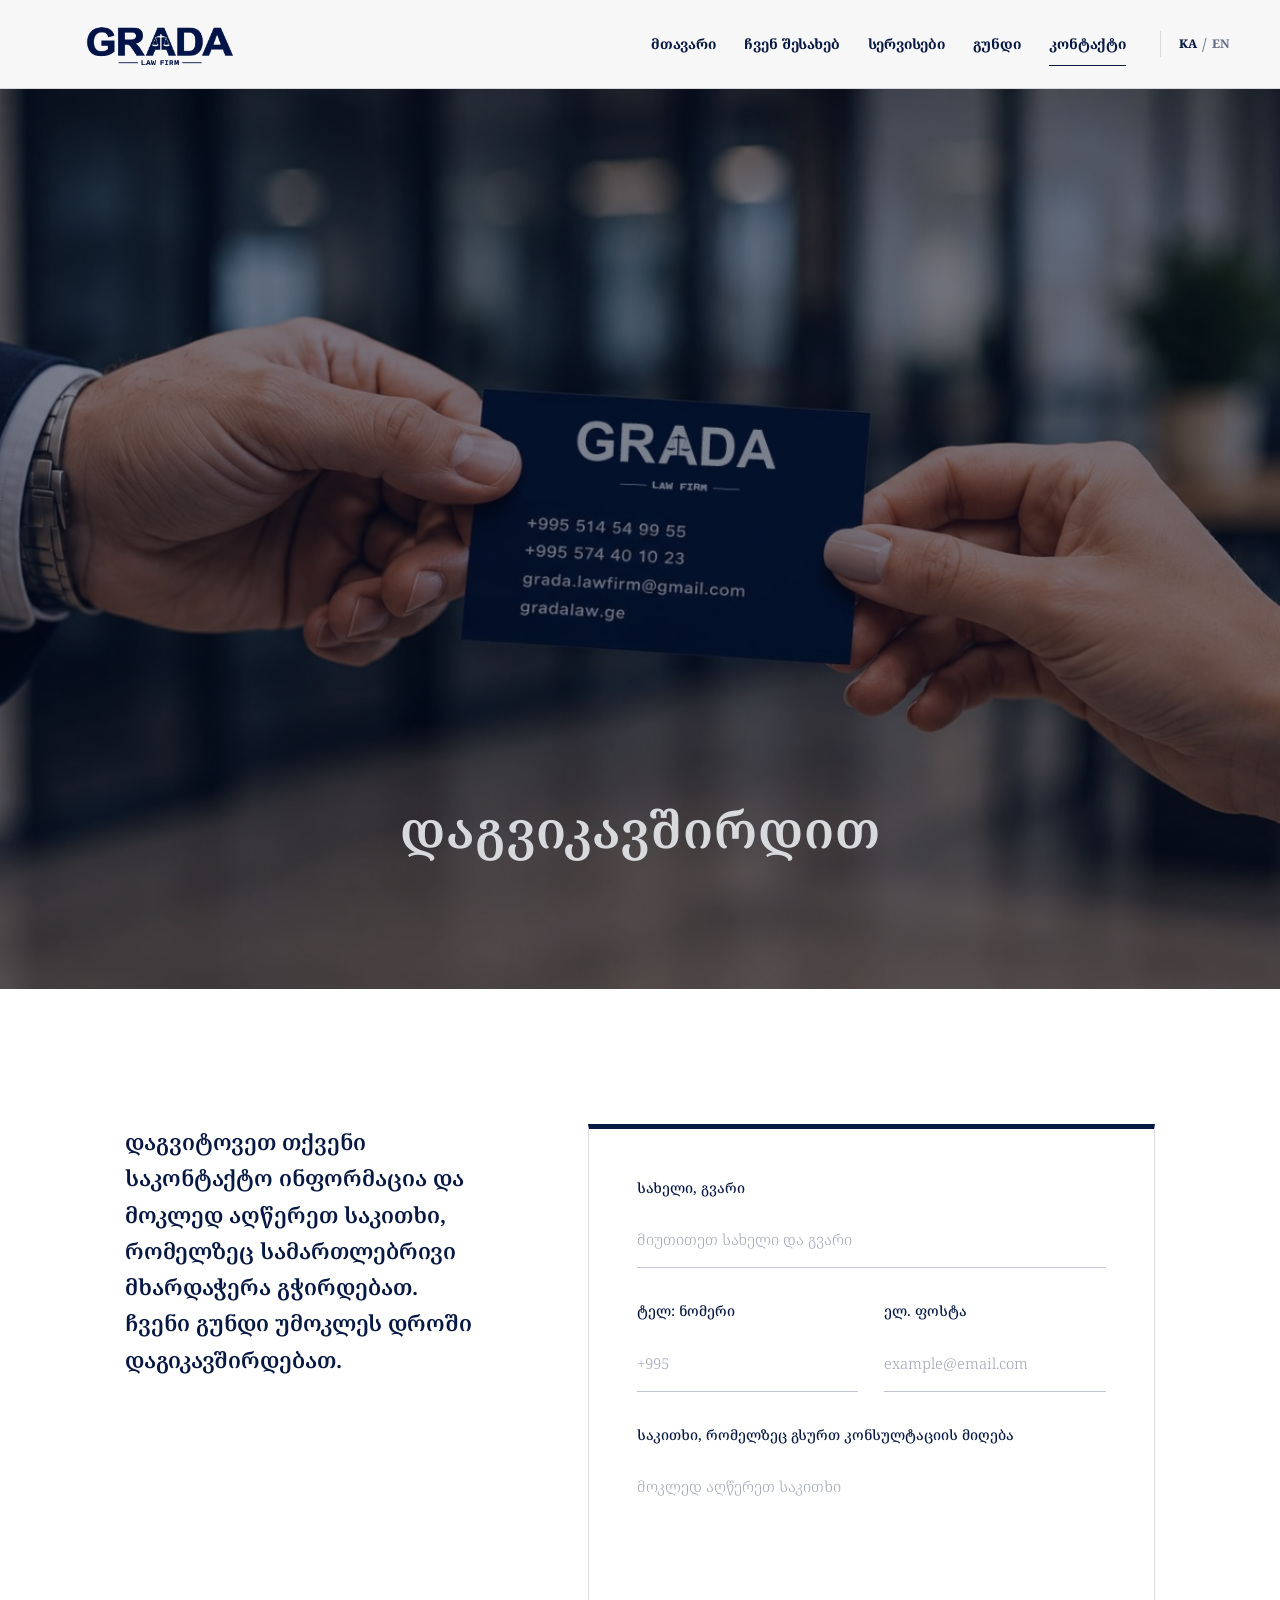
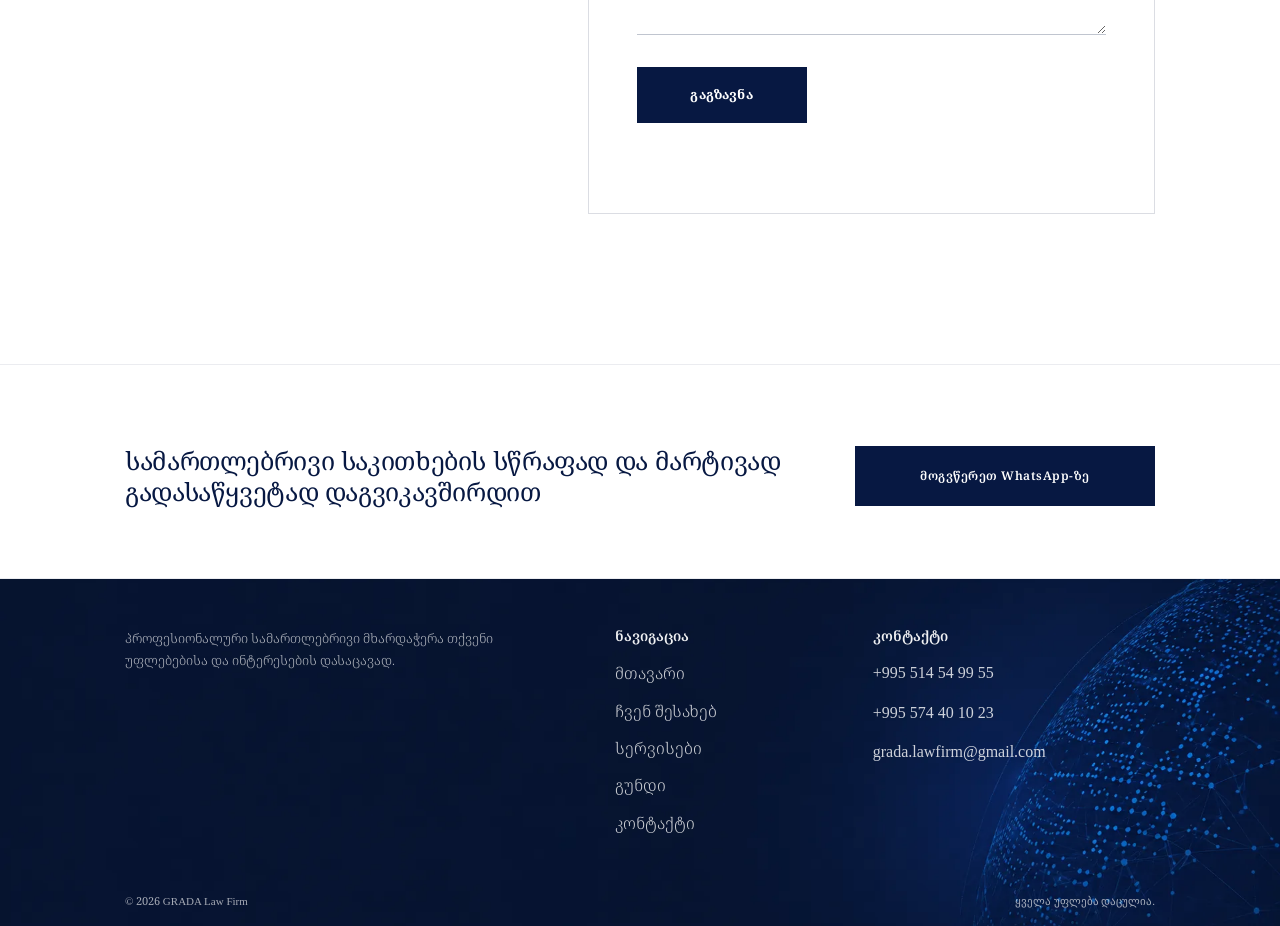
<file: contact.html>
<!doctype html>
<html lang="ka">
  <head>
    <link rel="preconnect" href="https://fonts.googleapis.com" />
    <link rel="preconnect" href="https://fonts.gstatic.com" crossorigin />
    <link rel="icon" type="image/png" href="assets/images/favicon-v3.png" />

    <link
      href="https://fonts.googleapis.com/css2?family=Noto+Serif+Georgian:wght@300;400;500;600;700&display=swap"
      rel="stylesheet"
    />
    <meta charset="UTF-8" />

    <meta name="viewport" content="width=device-width, initial-scale=1.0" />

    <link rel="apple-touch-icon" href="assets/images/favicon.png" />

    <meta
      name="description"
      data-ka="დაუკავშირდით GRADA Law Firm-ს სისხლის, სამოქალაქო ან ადმინისტრაციულ საკითხზე იურიდიული კონსულტაციისთვის. დაგვირეკეთ, მოგვწერეთ ან შეავსეთ საკონტაქტო ფორმა."
      data-en="Contact GRADA Law Firm for legal advice on criminal, civil or administrative matters in Georgia. Call, email or use the contact form to request a consultation."
      content="დაუკავშირდით GRADA Law Firm-ს სისხლის, სამოქალაქო ან ადმინისტრაციულ საკითხზე იურიდიული კონსულტაციისთვის. დაგვირეკეთ, მოგვწერეთ ან შეავსეთ საკონტაქტო ფორმა."
    />

    <meta name="robots" content="index, follow" />

    <meta name="theme-color" content="#071842" />

    <title
      data-ka="კონტაქტი და იურიდიული კონსულტაცია | GRADA Law Firm"
      data-en="Contact &amp; Legal Consultation | GRADA Law Firm"
    >
      კონტაქტი და იურიდიული კონსულტაცია | GRADA Law Firm
    </title>

    <link rel="canonical" href="https://www.gradalaw.ge/contact" />

    <meta property="og:type" content="website" />
    <meta property="og:site_name" content="GRADA Law Firm" />
    <meta
      property="og:title"
      content="კონტაქტი და იურიდიული კონსულტაცია | GRADA Law Firm"
    />
    <meta
      property="og:description"
      content="დაუკავშირდით GRADA Law Firm-ს სისხლის, სამოქალაქო ან ადმინისტრაციულ საკითხზე იურიდიული კონსულტაციისთვის. დაგვირეკეთ, მოგვწერეთ ან შეავსეთ საკონტაქტო ფორმა."
    />
    <meta property="og:url" content="https://www.gradalaw.ge/contact" />
    <meta
      property="og:image"
      content="https://www.gradalaw.ge/assets/images/contact-hero.webp"
    />
    <meta property="og:locale" content="ka_GE" />

    <meta name="twitter:card" content="summary_large_image" />
    <meta
      name="twitter:title"
      content="კონტაქტი და იურიდიული კონსულტაცია | GRADA Law Firm"
    />
    <meta
      name="twitter:description"
      content="დაუკავშირდით GRADA Law Firm-ს სისხლის, სამოქალაქო ან ადმინისტრაციულ საკითხზე იურიდიული კონსულტაციისთვის. დაგვირეკეთ, მოგვწერეთ ან შეავსეთ საკონტაქტო ფორმა."
    />
    <meta
      name="twitter:image"
      content="https://www.gradalaw.ge/assets/images/contact-hero.webp"
    />

    <script type="application/ld+json">
      {
        "@context": "https://schema.org",
        "@type": "LegalService",
        "@id": "https://www.gradalaw.ge/#organization",
        "name": "GRADA Law Firm",
        "url": "https://www.gradalaw.ge/",
        "logo": "https://www.gradalaw.ge/assets/images/logo.png",
        "image": "https://www.gradalaw.ge/assets/images/contact-hero.webp",
        "description": "Legal advice and representation in criminal, civil and administrative law in Georgia.",
        "address": {
          "@type": "PostalAddress",
          "addressCountry": "GE"
        },
        "areaServed": {
          "@type": "Country",
          "name": "Georgia"
        },
        "telephone": ["+995514549955", "+995574401023"],
        "email": "grada.lawfirm@gmail.com",
        "hasOfferCatalog": {
          "@type": "OfferCatalog",
          "name": "Legal practice areas",
          "itemListElement": [
            {
              "@type": "Offer",
              "itemOffered": {
                "@type": "Service",
                "name": "Criminal Law",
                "url": "https://www.gradalaw.ge/services"
              }
            },
            {
              "@type": "Offer",
              "itemOffered": {
                "@type": "Service",
                "name": "Civil Law",
                "url": "https://www.gradalaw.ge/services"
              }
            },
            {
              "@type": "Offer",
              "itemOffered": {
                "@type": "Service",
                "name": "Administrative Law",
                "url": "https://www.gradalaw.ge/services"
              }
            }
          ]
        }
      }
    </script>

    <!-- GOOGLE FONT -->
    <link rel="preconnect" href="https://fonts.googleapis.com" />
    <link rel="preconnect" href="https://fonts.gstatic.com" crossorigin />

    <link
      href="https://fonts.googleapis.com/css2?family=Noto+Serif+Georgian:wght@300;400;500;600&display=swap"
      rel="stylesheet"
    />

    <!-- MAIN CSS -->
    <link rel="stylesheet" href="css/styles.css" />

    <!-- =====================================================
         CUSTOM CONTACT FORM STYLES
         მხოლოდ Contact გვერდის ფორმისთვის
    ====================================================== -->

    <style>
      .contact-page .grada-form-card {
        width: 100%;
        padding: 48px;

        background: #ffffff;

        border: 1px solid rgba(7, 24, 66, 0.14);
        border-top: 5px solid #071842;

        box-sizing: border-box;
      }

      .contact-page .grada-consultation-form {
        display: grid;
        gap: 32px;
      }

      .contact-page .grada-form-row {
        display: grid;
        grid-template-columns: 1fr 1fr;

        gap: 26px;
      }

      .contact-page .grada-form-group {
        display: grid;
        gap: 12px;
      }

      /* LABEL */

      .contact-page .grada-form-group label {
        font-family: "Noto Serif Georgian", serif;

        font-size: 14px;
        font-weight: 500;

        line-height: 1.6;

        color: #071842;
      }

      /* INPUT + TEXTAREA */

      .contact-page .grada-form-group input,
      .contact-page .grada-form-group textarea {
        width: 100%;

        padding: 16px 0;

        border: 0;
        border-bottom: 1px solid rgba(7, 24, 66, 0.25);

        border-radius: 0;

        outline: none;

        background: transparent;

        box-sizing: border-box;

        font-family: "Noto Serif Georgian", serif;

        font-size: 15px;
        font-weight: 300;

        line-height: 1.6;

        color: #071842;

        transition:
          border-color 180ms ease,
          box-shadow 180ms ease;
      }

      .contact-page .grada-form-group textarea {
        min-height: 150px;

        resize: vertical;
      }

      /* PLACEHOLDER */

      .contact-page .grada-form-group input::placeholder,
      .contact-page .grada-form-group textarea::placeholder {
        color: rgba(7, 24, 66, 0.38);
      }

      /* FOCUS */

      .contact-page .grada-form-group input:focus,
      .contact-page .grada-form-group textarea:focus {
        border-bottom-color: #071842;

        box-shadow: 0 1px 0 #071842;
      }

      /* SUBMIT BUTTON */

      .contact-page .grada-form-submit {
        justify-self: start;

        min-width: 170px;
        min-height: 56px;

        padding: 0 32px;

        border: 1px solid #071842;

        background: #071842;

        cursor: pointer;

        font-family: "Noto Sans Georgian", sans-serif;

        font-size: 13px;
        font-weight: 700;

        letter-spacing: 0.04em;

        color: #ffffff;

        transition:
          background 180ms ease,
          color 180ms ease;
      }

      .contact-page .grada-form-submit:hover {
        background: #ffffff;

        color: #071842;
      }

      /* STATUS MESSAGE */

      .contact-page .grada-form-status {
        min-height: 20px;

        margin: -10px 0 0;

        font-family: "Noto Serif Georgian", serif;

        font-size: 12px;

        line-height: 1.6;

        color: rgba(7, 24, 66, 0.65);
      }

      /* REQUIRED STAR */

      .contact-page .required-star {
        margin-left: 3px;

        color: #9d2b2b;
      }

      /* MOBILE */

      @media (max-width: 768px) {
        .contact-page .grada-form-card {
          padding: 32px 22px;
        }

        .contact-page .grada-form-row {
          grid-template-columns: 1fr;

          gap: 30px;
        }

        .contact-page .grada-form-submit {
          width: 100%;
        }
      }
    </style>
  </head>

  <body class="contact-page">
    <!-- =====================================================
         HEADER
    ====================================================== -->

    <header class="site-header" id="siteHeader">
      <div class="container header-inner">
        <!-- LOGO -->

        <a
          class="brand"
          href="index.html"
          aria-label="GRADA მთავარი გვერდი"
          data-aria-ka="GRADA მთავარი გვერდი"
          data-aria-en="GRADA Home"
        >
          <img src="assets/images/logo.png" alt="GRADA Law Firm" />
        </a>

        <!-- MOBILE MENU -->

        <button
          class="menu-toggle"
          id="menuToggle"
          type="button"
          aria-label="მენიუს გახსნა"
          data-aria-ka="მენიუს გახსნა"
          data-aria-en="Open menu"
          aria-expanded="false"
          aria-controls="mainNav"
        >
          <span></span>
          <span></span>
        </button>

        <!-- NAVIGATION -->

        <nav class="main-nav" id="mainNav" aria-label="მთავარი ნავიგაცია">
          <a href="index.html" data-ka="მთავარი" data-en="Home"> მთავარი </a>

          <a href="about.html" data-ka="ჩვენ შესახებ" data-en="About Us">
            ჩვენ შესახებ
          </a>

          <a href="services.html" data-ka="სერვისები" data-en="Services">
            სერვისები
          </a>

          <a href="team.html" data-ka="გუნდი" data-en="Team"> გუნდი </a>

          <a
            href="contact.html"
            class="active"
            data-ka="კონტაქტი"
            data-en="Contact"
          >
            კონტაქტი
          </a>
        </nav>

        <!-- LANGUAGE SWITCH -->

        <div class="language-switch" aria-label="Language selector">
          <button class="lang-btn active" data-lang="ka" type="button">
            KA
          </button>

          <span>/</span>

          <button class="lang-btn" data-lang="en" type="button">EN</button>
        </div>
      </div>
    </header>

    <!-- =====================================================
         MAIN
    ====================================================== -->

    <main>
      <!-- ===================================================
           CONTACT HERO
      ==================================================== -->

      <section class="contact-image-hero">
        <div class="contact-image-overlay"></div>

        <div class="contact-image-title">
          <h1 data-ka="დაგვიკავშირდით" data-en="CONTACT US">დაგვიკავშირდით</h1>
        </div>
      </section>

      <!-- ===================================================
           CONTACT INTRO
      ==================================================== -->

      <!-- ===================================================
           CONSULTATION FORM
      ==================================================== -->

      <section class="contact-form-section" id="consultation">
        <div class="container contact-form-grid">
          <!-- LEFT SIDE -->

          <div class="contact-form-heading">
            <h2
              class="consultation-title"
              data-ka="დაგვიტოვეთ თქვენი საკონტაქტო ინფორმაცია და მოკლედ აღწერეთ საკითხი, რომელზეც სამართლებრივი მხარდაჭერა გჭირდებათ. ჩვენი გუნდი უმოკლეს დროში დაგიკავშირდებათ."
              data-en="Leave your contact details and briefly describe the matter for which you need legal assistance. Our team will contact you shortly."
            >
              კონსულტაციის მისაღებად დაგვიტოვეთ თქვენი საკონტაქტო ინფორმაცია და
              მოკლედ აღწერეთ საკითხი, რომელზეც სამართლებრივი მხარდაჭერა
              გჭირდებათ. ჩვენი გუნდი უმოკლეს დროში დაგიკავშირდებათ.
            </h2>

            <p class="privacy-note"></p>
          </div>

          <!-- =================================================
               RIGHT SIDE — GRADA CUSTOM FORM
          ================================================== -->

          <div class="grada-form-card">
            <form class="grada-consultation-form" id="gradaConsultationForm">
              <!-- FULL NAME -->

              <div class="grada-form-group">
                <label
                  for="fullName"
                  data-ka="სახელი, გვარი"
                  data-en="Full name"
                >
                  სახელი, გვარი
                  <span class="required-star">*</span>
                </label>

                <input
                  type="text"
                  id="fullName"
                  name="fullName"
                  autocomplete="name"
                  placeholder="მიუთითეთ სახელი და გვარი"
                  data-placeholder-ka="მიუთითეთ სახელი და გვარი"
                  data-placeholder-en="Enter your full name"
                  required
                />
              </div>

              <!-- PHONE + EMAIL -->

              <div class="grada-form-row">
                <!-- PHONE -->

                <div class="grada-form-group">
                  <label
                    for="phone"
                    data-ka="ტელ: ნომერი"
                    data-en="Phone number"
                  >
                    მობილურის ნომერი
                    <span class="required-star">*</span>
                  </label>

                  <input
                    type="tel"
                    id="phone"
                    name="phone"
                    autocomplete="tel"
                    placeholder="+995"
                    data-placeholder-ka="+995"
                    data-placeholder-en="+995"
                    required
                  />
                </div>

                <!-- EMAIL -->

                <div class="grada-form-group">
                  <label for="email" data-ka="ელ. ფოსტა" data-en="Email">
                    ელ. ფოსტა
                    <span class="required-star">*</span>
                  </label>

                  <input
                    type="email"
                    id="email"
                    name="email"
                    autocomplete="email"
                    placeholder="example@email.com"
                    data-placeholder-ka="example@email.com"
                    data-placeholder-en="example@email.com"
                    required
                  />
                </div>
              </div>

              <!-- LEGAL MATTER -->

              <div class="grada-form-group">
                <label
                  for="matter"
                  data-ka="საკითხი, რომელზეც გსურთ კონსულტაციის მიღება"
                  data-en="Matter for which you would like to receive consultation"
                >
                  საკითხი, რომელზეც გსურთ კონსულტაციის მიღება
                  <span class="required-star">*</span>
                </label>

                <textarea
                  id="matter"
                  name="matter"
                  rows="6"
                  placeholder="მოკლედ აღწერეთ საკითხი"
                  data-placeholder-ka="მოკლედ აღწერეთ საკითხი"
                  data-placeholder-en="Briefly describe your legal matter"
                  required
                ></textarea>
              </div>

              <!-- SUBMIT -->

              <button
                type="submit"
                class="grada-form-submit"
                data-ka="გაგზავნა"
                data-en="Submit"
              >
                გაგზავნა
              </button>

              <!-- STATUS -->

              <p
                class="grada-form-status"
                id="gradaFormStatus"
                aria-live="polite"
              ></p>
            </form>
          </div>
        </div>
      </section>

      <!-- ===================================================
           DIRECT CONTACT CTA
      ==================================================== -->

      <section class="contact-direct-section">
        <div class="container contact-direct-inner">
          <div>
            <h2
              data-ka="სამართლებრივი საკითხების სწრაფად და მარტივად გადასაწყვეტად დაგვიკავშირდით"
              data-en="Contact us for fast and straightforward solutions to your legal matters"
            >
              სამართლებრივი საკითხების სწრაფად და მარტივად გადაწყვეტად
              დაგვიკავშირდით
            </h2>
          </div>

          <a
            class="contact-whatsapp-button"
            href="https://wa.me/995514549955"
            target="_blank"
            rel="noopener noreferrer"
            data-ka="მოგვწერეთ WhatsApp-ზე"
            data-en="Message us on WhatsApp"
          >
            WhatsApp-ზე მოგვწერეთ
          </a>
        </div>
      </section>
    </main>

    <!-- =====================================================
         FOOTER
    ====================================================== -->

    <footer id="contactFooter" class="site-footer contact-footer grada-footer">
      <!-- =========================================
       DECORATIVE NETWORK GLOBE
  ========================================== -->
      <div class="contact-footer-globe" aria-hidden="true">
        <svg viewBox="0 0 520 520">
          <!-- სფეროს გარე კონტური -->
          <circle class="contact-globe-outline" cx="260" cy="260" r="235" />

          <!-- ჰორიზონტალური ხაზები -->
          <ellipse
            class="contact-globe-grid"
            cx="260"
            cy="260"
            rx="235"
            ry="78"
          />

          <ellipse
            class="contact-globe-grid"
            cx="260"
            cy="260"
            rx="235"
            ry="145"
          />

          <ellipse
            class="contact-globe-grid"
            cx="260"
            cy="260"
            rx="235"
            ry="205"
          />

          <!-- ვერტიკალური ხაზები -->
          <ellipse
            class="contact-globe-grid"
            cx="260"
            cy="260"
            rx="75"
            ry="235"
          />

          <ellipse
            class="contact-globe-grid"
            cx="260"
            cy="260"
            rx="145"
            ry="235"
          />

          <ellipse
            class="contact-globe-grid"
            cx="260"
            cy="260"
            rx="205"
            ry="235"
          />

          <!-- NETWORK CONNECTIONS -->
          <g class="contact-network-lines">
            <path
              d="M72 126 L122 92 L178 132 L230 87 L291 130 L351 93 L410 137 L454 112"
            />

            <path
              d="M72 126 L100 194 L161 170 L216 220 L282 184 L344 230 L410 197 L454 245"
            />

            <path
              d="M100 194 L125 274 L192 243 L249 292 L315 260 L382 302 L454 245"
            />

            <path d="M125 274 L153 353 L220 322 L275 370 L341 332 L411 375" />

            <path d="M153 353 L199 431 L260 391 L324 436 L411 375" />

            <path d="M122 92 L161 170 L230 87" />

            <path d="M178 132 L216 220 L291 130" />

            <path d="M291 130 L344 230 L410 137" />

            <path d="M161 170 L192 243 L216 220" />

            <path d="M216 220 L249 292 L282 184" />

            <path d="M282 184 L315 260 L344 230" />

            <path d="M344 230 L382 302 L410 197" />

            <path d="M192 243 L220 322 L249 292" />

            <path d="M249 292 L275 370 L315 260" />

            <path d="M315 260 L341 332 L382 302" />
          </g>

          <!-- NETWORK DOTS -->
          <g class="contact-network-dots">
            <circle cx="72" cy="126" r="4" />
            <circle cx="122" cy="92" r="3" />
            <circle cx="178" cy="132" r="4" />
            <circle cx="230" cy="87" r="3" />
            <circle cx="291" cy="130" r="4" />
            <circle cx="351" cy="93" r="3" />
            <circle cx="410" cy="137" r="4" />
            <circle cx="454" cy="112" r="3" />

            <circle cx="100" cy="194" r="3" />
            <circle cx="161" cy="170" r="5" />
            <circle cx="216" cy="220" r="3" />
            <circle cx="282" cy="184" r="4" />
            <circle cx="344" cy="230" r="4" />
            <circle cx="410" cy="197" r="3" />
            <circle cx="454" cy="245" r="4" />

            <circle cx="125" cy="274" r="4" />
            <circle cx="192" cy="243" r="3" />
            <circle cx="249" cy="292" r="5" />
            <circle cx="315" cy="260" r="3" />
            <circle cx="382" cy="302" r="4" />

            <circle cx="153" cy="353" r="3" />
            <circle cx="220" cy="322" r="4" />
            <circle cx="275" cy="370" r="5" />
            <circle cx="341" cy="332" r="3" />
            <circle cx="411" cy="375" r="4" />

            <circle cx="199" cy="431" r="4" />
            <circle cx="260" cy="391" r="3" />
            <circle cx="324" cy="436" r="4" />
          </g>
        </svg>
      </div>

      <!-- =========================================
       FOOTER CONTENT
  ========================================== -->

      <div class="container footer-grid">
        <!-- LEFT -->
        <div class="footer-brand">
          <p
            data-ka="პროფესიონალური სამართლებრივი მხარდაჭერა თქვენი უფლებებისა და ინტერესების დასაცავად."
            data-en="Professional legal support for the protection of your rights and interests."
          >
            პროფესიონალური სამართლებრივი მხარდაჭერა თქვენი უფლებებისა და
            ინტერესების დასაცავად.
          </p>
        </div>

        <!-- CENTER -->
        <div class="contact-footer-nav">
          <h3 data-ka="ნავიგაცია" data-en="Navigation">ნავიგაცია</h3>

          <a href="index.html" data-ka="მთავარი" data-en="Home"> მთავარი </a>

          <a href="about.html" data-ka="ჩვენ შესახებ" data-en="About Us">
            ჩვენ შესახებ
          </a>

          <a href="services.html" data-ka="სერვისები" data-en="Services">
            სერვისები
          </a>

          <a href="team.html" data-ka="გუნდი" data-en="Team"> გუნდი </a>

          <a href="contact.html" data-ka="კონტაქტი" data-en="Contact">
            კონტაქტი
          </a>
        </div>

        <!-- RIGHT -->
        <div class="contact-footer-contact">
          <h3 data-ka="კონტაქტი" data-en="Contact">კონტაქტი</h3>

          <a href="tel:+995514549955"> +995 514 54 99 55 </a>

          <a href="tel:+995574401023"> +995 574 40 10 23 </a>

          <a href="mailto:grada.lawfirm@gmail.com"> grada.lawfirm@gmail.com </a>
        </div>
      </div>

      <!-- =========================================
       COPYRIGHT
  ========================================== -->

      <div class="container footer-bottom">
        <p>© <span id="year"></span> GRADA Law Firm</p>

        <p data-ka="ყველა უფლება დაცულია." data-en="All rights reserved.">
          ყველა უფლება დაცულია.
        </p>
      </div>
    </footer>

    <!-- =====================================================
         JAVASCRIPT
    ====================================================== -->

    <script src="js/main.js"></script>

    <!-- =====================================================
         TEMPORARY FORM SCRIPT

         ახლა ფორმა ვიზუალურად მუშაობს.
         Google Forms-ზე რეალური გაგზავნა შემდეგ ეტაპზე
         უნდა მივაბათ.
    ====================================================== -->

    <script>
      const gradaForm = document.getElementById("gradaConsultationForm");

      const gradaFormStatus = document.getElementById("gradaFormStatus");

      if (gradaForm) {
        gradaForm.addEventListener("submit", function (event) {
          event.preventDefault();

          const currentLanguage = document.documentElement.lang;

          if (currentLanguage === "en") {
            gradaFormStatus.textContent =
              "The form is ready. Online submission will be activated shortly.";
          } else {
            gradaFormStatus.textContent =
              "ფორმა მზადაა. ონლაინ გაგზავნის ფუნქცია შემდეგ ეტაპზე გააქტიურდება.";
          }
        });
      }
    </script>
  </body>
</html>
</file>
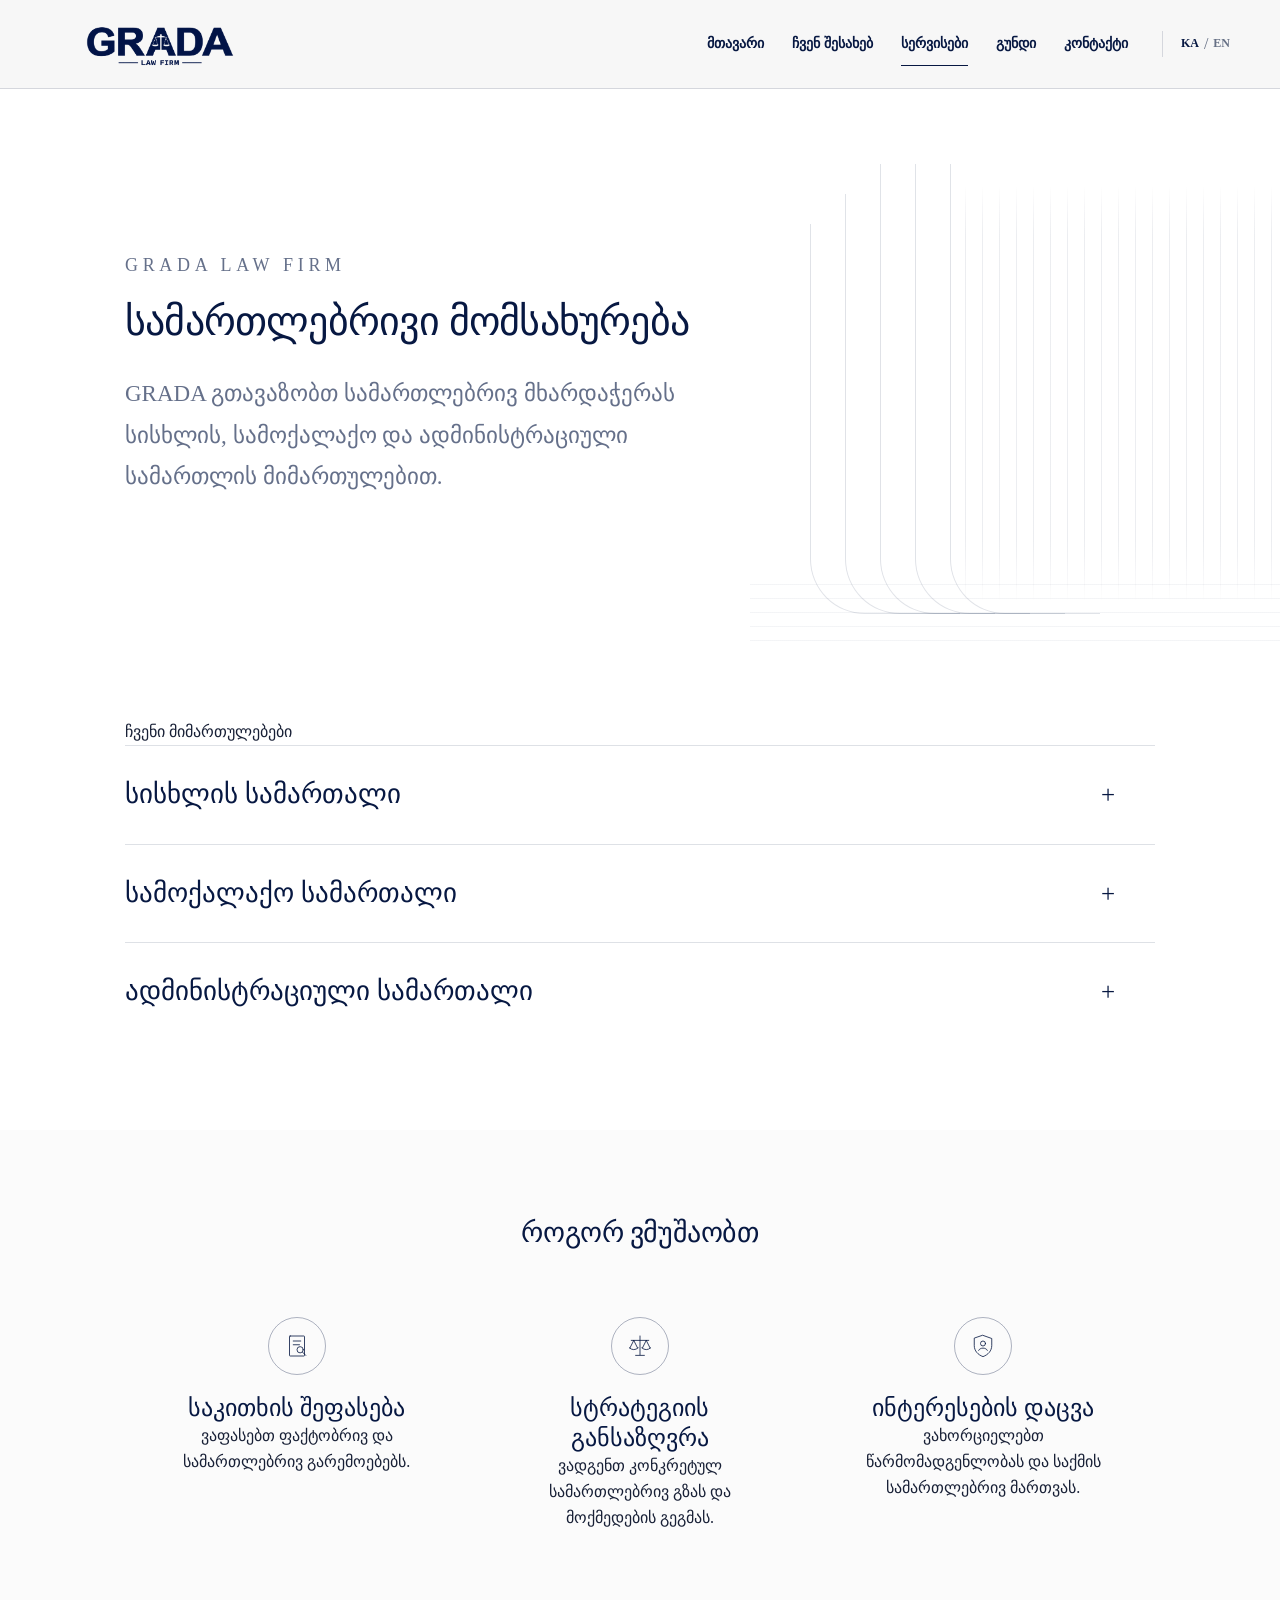
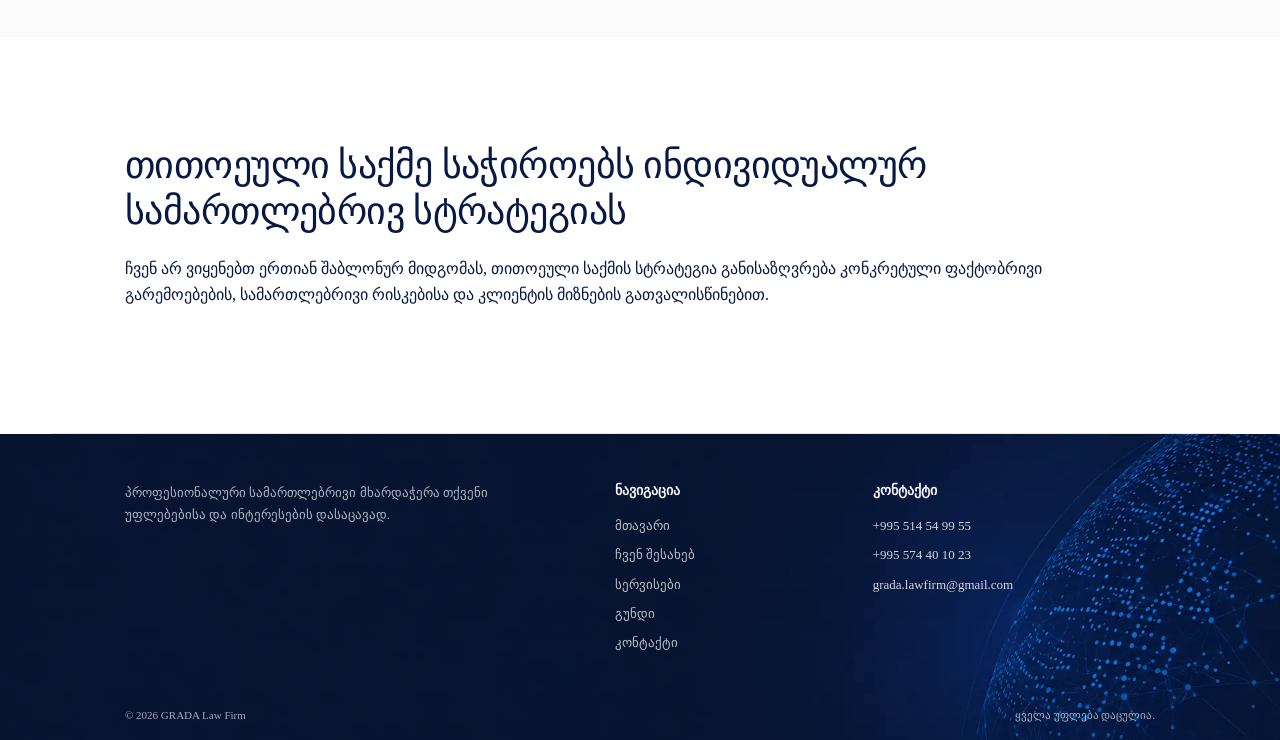
<file: services.html>
<!doctype html>
<html lang="ka">
  <head>
    <meta charset="UTF-8" />

    <meta name="viewport" content="width=device-width, initial-scale=1.0" />

    <link rel="icon" type="image/png" href="assets/images/favicon-v3.png" />

    <title
      data-ka="სისხლის, სამოქალაქო და ადმინისტრაციული სამართალი | GRADA"
      data-en="Criminal, Civil &amp; Administrative Law | GRADA"
    >
      სისხლის, სამოქალაქო და ადმინისტრაციული სამართალი | GRADA
    </title>

    <meta
      name="description"
      content="გაეცანით GRADA-ს მომსახურებას სისხლის, სამოქალაქო და ადმინისტრაციულ სამართალში: სამართლებრივი კონსულტაცია, დოკუმენტების მომზადება და სასამართლო წარმომადგენლობა."
      data-ka="გაეცანით GRADA-ს მომსახურებას სისხლის, სამოქალაქო და ადმინისტრაციულ სამართალში: სამართლებრივი კონსულტაცია, დოკუმენტების მომზადება და სასამართლო წარმომადგენლობა."
      data-en="Explore GRADA's criminal, civil and administrative law services, including legal advice, document preparation and representation before Georgian courts."
    />

    <meta name="robots" content="index, follow" />

    <link rel="canonical" href="https://www.gradalaw.ge/services" />

    <meta property="og:type" content="website" />
    <meta property="og:site_name" content="GRADA Law Firm" />
    <meta
      property="og:title"
      content="სისხლის, სამოქალაქო და ადმინისტრაციული სამართალი | GRADA"
    />
    <meta
      property="og:description"
      content="გაეცანით GRADA-ს მომსახურებას სისხლის, სამოქალაქო და ადმინისტრაციულ სამართალში: სამართლებრივი კონსულტაცია, დოკუმენტების მომზადება და სასამართლო წარმომადგენლობა."
    />
    <meta property="og:url" content="https://www.gradalaw.ge/services" />
    <meta
      property="og:image"
      content="https://www.gradalaw.ge/assets/images/contact-hero.webp"
    />
    <meta property="og:locale" content="ka_GE" />

    <meta name="twitter:card" content="summary_large_image" />
    <meta
      name="twitter:title"
      content="სისხლის, სამოქალაქო და ადმინისტრაციული სამართალი | GRADA"
    />
    <meta
      name="twitter:description"
      content="გაეცანით GRADA-ს მომსახურებას სისხლის, სამოქალაქო და ადმინისტრაციულ სამართალში: სამართლებრივი კონსულტაცია, დოკუმენტების მომზადება და სასამართლო წარმომადგენლობა."
    />
    <meta
      name="twitter:image"
      content="https://www.gradalaw.ge/assets/images/contact-hero.webp"
    />

    <link rel="stylesheet" href="/css/styles.css" />
  </head>

  <body class="services-page">
    <!-- =====================================================
         HEADER
    ====================================================== -->

    <header class="site-header" id="siteHeader">
      <div class="container header-inner">
        <a class="brand" href="index.html" aria-label="GRADA მთავარი გვერდი">
          <img src="assets/images/logo.png" alt="GRADA Law Firm" />
        </a>

        <button
          class="menu-toggle"
          id="menuToggle"
          type="button"
          aria-label="მენიუს გახსნა"
          aria-expanded="false"
          aria-controls="mainNav"
        >
          <span></span>
          <span></span>
        </button>

        <nav class="main-nav" id="mainNav" aria-label="მთავარი ნავიგაცია">
          <a href="index.html" data-ka="მთავარი" data-en="Home"> მთავარი </a>

          <a href="about.html" data-ka="ჩვენ შესახებ" data-en="About Us">
            ჩვენ შესახებ
          </a>

          <a
            href="services.html"
            class="active"
            data-ka="სერვისები"
            data-en="Services"
          >
            სერვისები
          </a>

          <a href="team.html" data-ka="გუნდი" data-en="Team"> გუნდი </a>

          <a href="contact.html" data-ka="კონტაქტი" data-en="Contact">
            კონტაქტი
          </a>

          <!-- MOBILE LANGUAGE -->

          <div class="mobile-language-switch">
            <button class="mobile-lang-btn active" data-lang="ka" type="button">
              KA
            </button>

            <span>/</span>

            <button class="mobile-lang-btn" data-lang="en" type="button">
              EN
            </button>
          </div>
        </nav>

        <!-- DESKTOP LANGUAGE -->

        <div class="language-switch">
          <button class="lang-btn active" data-lang="ka" type="button">
            KA
          </button>

          <span>/</span>

          <button class="lang-btn" data-lang="en" type="button">EN</button>
        </div>
      </div>
    </header>

    <main>
      <!-- =====================================================
           HERO
      ====================================================== -->

      <section class="services-hero">
        <!-- BLUE ARCS -->
        <div class="services-hero-arcs" aria-hidden="true">
          <span></span>
          <span></span>
          <span></span>
          <span></span>
          <span></span>
        </div>

        <div class="container services-hero-inner">
          <div class="services-hero-copy">
            <p
              class="services-eyebrow"
              data-ka="GRADA LAW FIRM"
              data-en="GRADA LAW FIRM"
            >
              GRADA LAW FIRM
            </p>

            <h1 data-ka="სამართლებრივი მომსახურება" data-en="Legal Services">
              სამართლებრივი მომსახურება
            </h1>

            <p
              class="services-hero-description"
              data-ka="GRADA გთავაზობთ სამართლებრივ მხარდაჭერას სისხლის, სამოქალაქო და ადმინისტრაციული სამართლის მიმართულებით."
              data-en="GRADA provides legal support in criminal, civil and administrative law."
            >
              GRADA გთავაზობთ სამართლებრივ მხარდაჭერას სისხლის, სამოქალაქო და
              ადმინისტრაციული სამართლის მიმართულებით.
            </p>
          </div>
        </div>
      </section>

      <!-- =====================================================
           PRACTICE AREAS
      ====================================================== -->

      <section class="practice-areas">
        <div class="container practice-areas-inner">
          <div class="practice-heading">
            <p data-ka="ჩვენი მიმართულებები" data-en="Our Practice Areas">
              ჩვენი მიმართულებები
            </p>
          </div>

          <!-- =================================================
               01 — CRIMINAL LAW
          ================================================== -->

          <article class="practice-item" id="criminal-law">
            <button
              class="practice-trigger"
              type="button"
              aria-expanded="false"
            >
              <span
                class="practice-title"
                data-ka="სისხლის სამართალი"
                data-en="Criminal Law"
              >
                სისხლის სამართალი
              </span>

              <span class="practice-plus" aria-hidden="true"> + </span>
            </button>

            <div class="practice-content">
              <div class="practice-content-inner">
                <p
                  class="practice-intro"
                  data-ka="სისხლის სამართლის საქმეებზე GRADA უზრუნველყოფს როგორც ბრალდებულის, ისე დაზარალებულის ინტერესების სამართლებრივ დაცვას."
                  data-en="GRADA provides legal protection and representation for both defendants and victims in criminal matters."
                >
                  სისხლის სამართლის საქმეებზე GRADA უზრუნველყოფს როგორც
                  ბრალდებულის, ისე დაზარალებულის ინტერესების სამართლებრივ
                  დაცვას.
                </p>

                <ul>
                  <li
                    data-ka="ბრალდებულისა და დაზარალებულის სამართლებრივი წარმომადგენლობა;"
                    data-en="Legal representation of defendants and victims;"
                  >
                    ბრალდებულისა და დაზარალებულის სამართლებრივი წარმომადგენლობა;
                  </li>

                  <li
                    data-ka="დაცვის სტრატეგიის შემუშავება;"
                    data-en="Development of defence strategy;"
                  >
                    დაცვის სტრატეგიის შემუშავება;
                  </li>

                  <li
                    data-ka="სამართლებრივი კონსულტაცია გამოძიებისა და სასამართლო განხილვის ეტაპებზე;"
                    data-en="Legal consultation during investigation and court proceedings;"
                  >
                    სამართლებრივი კონსულტაცია გამოძიებისა და სასამართლო
                    განხილვის ეტაპებზე;
                  </li>

                  <li
                    data-ka="საგამოძიებო მოქმედებებში მონაწილეობა;"
                    data-en="Participation in investigative actions;"
                  >
                    საგამოძიებო მოქმედებებში მონაწილეობა;
                  </li>

                  <li
                    data-ka="სასამართლოში წარმომადგენლობა;"
                    data-en="Representation before courts;"
                  >
                    სასამართლოში წარმომადგენლობა;
                  </li>

                  <li
                    data-ka="საჩივრების, შუამდგომლობებისა და სხვა საპროცესო დოკუმენტების მომზადება."
                    data-en="Preparation of complaints, motions and other procedural documents."
                  >
                    საჩივრების, შუამდგომლობებისა და სხვა საპროცესო დოკუმენტების
                    მომზადება.
                  </li>
                </ul>
              </div>
            </div>
          </article>

          <!-- =================================================
               02 — CIVIL LAW
          ================================================== -->

          <article class="practice-item" id="civil-law">
            <button
              class="practice-trigger"
              type="button"
              aria-expanded="false"
            >
              <span
                class="practice-title"
                data-ka="სამოქალაქო სამართალი"
                data-en="Civil Law"
              >
                სამოქალაქო სამართალი
              </span>

              <span class="practice-plus" aria-hidden="true"> + </span>
            </button>

            <div class="practice-content">
              <div class="practice-content-inner">
                <p
                  class="practice-intro"
                  data-ka="GRADA უზრუნველყოფს სამოქალაქო-სამართლებრივი საკითხების სრულ სამართლებრივ მხარდაჭერას, კონსულტაციიდან სასამართლო წარმომადგენლობამდე."
                  data-en="GRADA provides comprehensive support in civil law matters, from legal consultation to court representation."
                >
                  GRADA უზრუნველყოფს სამოქალაქო-სამართლებრივი საკითხების სრულ
                  სამართლებრივ მხარდაჭერას — კონსულტაციიდან სასამართლო
                  წარმომადგენლობამდე.
                </p>

                <ul>
                  <li
                    data-ka="სამოქალაქო-სამართლებრივი კონსულტაცია და სამართლებრივი ანალიზი;"
                    data-en="Civil law consultation and legal analysis;"
                  >
                    სამოქალაქო-სამართლებრივი კონსულტაცია და სამართლებრივი
                    ანალიზი;
                  </li>

                  <li
                    data-ka="სახელშეკრულებო და სხვა ვალდებულებების შესრულებასთან დაკავშირებული საკითხები;"
                    data-en="Matters related to contractual and other obligations;"
                  >
                    სახელშეკრულებო და სხვა ვალდებულებების შესრულებასთან
                    დაკავშირებული საკითხები;
                  </li>

                  <li
                    data-ka="ვალდებულების დარღვევის, ზიანის ანაზღაურებისა და პასუხისმგებლობის საკითხები;"
                    data-en="Breach of obligations, damages and liability matters;"
                  >
                    ვალდებულების დარღვევის, ზიანის ანაზღაურებისა და
                    პასუხისმგებლობის საკითხები;
                  </li>

                  <li
                    data-ka="საკუთრებისა და სხვა სანივთო უფლებების დაცვა;"
                    data-en="Protection of property and other rights in rem;"
                  >
                    საკუთრებისა და სხვა სანივთო უფლებების დაცვა;
                  </li>

                  <li
                    data-ka="საოჯახო-სამართლებრივი საკითხები;"
                    data-en="Family law matters;"
                  >
                    საოჯახო-სამართლებრივი საკითხები;
                  </li>

                  <li
                    data-ka="მემკვიდრეობითი და სამემკვიდრეო საკითხები;"
                    data-en="Inheritance and succession matters;"
                  >
                    მემკვიდრეობითი და სამემკვიდრეო საკითხები;
                  </li>

                  <li
                    data-ka="სამოქალაქო გარიგებების ბათილობასთან დაკავშირებული საკითხები;"
                    data-en="Matters concerning the invalidity of civil transactions;"
                  >
                    სამოქალაქო გარიგებების ბათილობასთან დაკავშირებული საკითხები;
                  </li>

                  <li
                    data-ka="დავალიანებისა და სხვა სამოქალაქო მოთხოვნების სამართლებრივი უზრუნველყოფა;"
                    data-en="Legal support for debt recovery and other civil claims;"
                  >
                    დავალიანებისა და სხვა სამოქალაქო მოთხოვნების სამართლებრივი
                    უზრუნველყოფა;
                  </li>

                  <li
                    data-ka="მოლაპარაკებებისა და მორიგების წარმოება;"
                    data-en="Negotiations and settlement proceedings;"
                  >
                    მოლაპარაკებებისა და მორიგების წარმოება;
                  </li>

                  <li
                    data-ka="სამოქალაქო დავებზე სასამართლოში წარმომადგენლობა;"
                    data-en="Court representation in civil disputes;"
                  >
                    სამოქალაქო დავებზე სასამართლოში წარმომადგენლობა;
                  </li>

                  <li
                    data-ka="სააპელაციო და საკასაციო წარმოება."
                    data-en="Appellate and cassation proceedings."
                  >
                    სააპელაციო და საკასაციო წარმოება.
                  </li>
                </ul>
              </div>
            </div>
          </article>

          <!-- =================================================
               03 — ADMINISTRATIVE LAW
          ================================================== -->

          <article class="practice-item" id="administrative-law">
            <button
              class="practice-trigger"
              type="button"
              aria-expanded="false"
            >
              <span
                class="practice-title"
                data-ka="ადმინისტრაციული სამართალი"
                data-en="Administrative Law"
              >
                ადმინისტრაციული სამართალი
              </span>

              <span class="practice-plus" aria-hidden="true"> + </span>
            </button>

            <div class="practice-content">
              <div class="practice-content-inner">
                <p
                  class="practice-intro"
                  data-ka="GRADA უზრუნველყოფს კლიენტის ინტერესების დაცვას ადმინისტრაციულ ორგანოებთან ურთიერთობისა და ადმინისტრაციული სამართალწარმოების პროცესში."
                  data-en="GRADA protects clients' interests in dealings with administrative authorities and administrative proceedings."
                >
                  GRADA უზრუნველყოფს კლიენტის ინტერესების დაცვას ადმინისტრაციულ
                  ორგანოებთან ურთიერთობისა და ადმინისტრაციული სამართალწარმოების
                  პროცესში.
                </p>

                <ul>
                  <li
                    data-ka="ადმინისტრაციულ ორგანოებში წარმომადგენლობა;"
                    data-en="Representation before administrative authorities;"
                  >
                    ადმინისტრაციულ ორგანოებში წარმომადგენლობა;
                  </li>

                  <li
                    data-ka="ადმინისტრაციული საჩივრების მომზადება;"
                    data-en="Preparation of administrative complaints;"
                  >
                    ადმინისტრაციული საჩივრების მომზადება;
                  </li>

                  <li
                    data-ka="ადმინისტრაციული გადაწყვეტილებების გასაჩივრება;"
                    data-en="Appeal of administrative decisions;"
                  >
                    ადმინისტრაციული გადაწყვეტილებების გასაჩივრება;
                  </li>

                  <li
                    data-ka="ადმინისტრაციული წარმოება;"
                    data-en="Administrative proceedings;"
                  >
                    ადმინისტრაციული წარმოება;
                  </li>

                  <li
                    data-ka="ნებართვებისა და ლიცენზიების საკითხები;"
                    data-en="Permit and licensing matters;"
                  >
                    ნებართვებისა და ლიცენზიების საკითხები;
                  </li>

                  <li
                    data-ka="სახელმწიფო ორგანოებთან კომუნიკაცია;"
                    data-en="Communication with public authorities;"
                  >
                    სახელმწიფო ორგანოებთან კომუნიკაცია;
                  </li>

                  <li
                    data-ka="ადმინისტრაციული სამართალწარმოება;"
                    data-en="Administrative litigation;"
                  >
                    ადმინისტრაციული სამართალწარმოება;
                  </li>

                  <li
                    data-ka="სახელმწიფო და მარეგულირებელი გადაწყვეტილებების სამართლებრივი ანალიზი."
                    data-en="Legal analysis of governmental and regulatory decisions."
                  >
                    სახელმწიფო და მარეგულირებელი გადაწყვეტილებების სამართლებრივი
                    ანალიზი.
                  </li>
                </ul>
              </div>
            </div>
          </article>
        </div>
      </section>

      <!-- =====================================================
           HOW WE WORK
      ====================================================== -->

      <section class="services-process">
        <div class="container">
          <div class="services-process-heading">
            <h2 data-ka="როგორ ვმუშაობთ" data-en="How We Work">
              როგორ ვმუშაობთ
            </h2>

            <span></span>
          </div>

          <div class="services-process-grid">
            <!-- 01 -->

            <article class="process-card">
              <div class="process-icon">
                <svg viewBox="0 0 48 48" aria-hidden="true">
                  <rect x="12" y="8" width="24" height="32" rx="1"></rect>

                  <line x1="18" y1="16" x2="30" y2="16"></line>

                  <line x1="18" y1="22" x2="28" y2="22"></line>

                  <circle cx="29" cy="30" r="5"></circle>

                  <line x1="33" y1="34" x2="38" y2="39"></line>
                </svg>
              </div>

              <h3 data-ka="საკითხის შეფასება" data-en="Case Assessment">
                საკითხის შეფასება
              </h3>

              <p
                data-ka="ვაფასებთ ფაქტობრივ და სამართლებრივ გარემოებებს."
                data-en="We assess the factual and legal circumstances of your matter."
              >
                ვაფასებთ ფაქტობრივ და სამართლებრივ გარემოებებს.
              </p>
            </article>

            <!-- 02 -->

            <article class="process-card">
              <div class="process-icon">
                <svg viewBox="0 0 48 48" aria-hidden="true">
                  <line x1="24" y1="8" x2="24" y2="38"></line>

                  <line x1="10" y1="15" x2="38" y2="15"></line>

                  <line x1="14" y1="15" x2="8" y2="27"></line>

                  <line x1="14" y1="15" x2="20" y2="27"></line>

                  <line x1="34" y1="15" x2="28" y2="27"></line>

                  <line x1="34" y1="15" x2="40" y2="27"></line>

                  <path d="M7 27 Q14 33 21 27"></path>

                  <path d="M27 27 Q34 33 41 27"></path>

                  <line x1="17" y1="39" x2="31" y2="39"></line>
                </svg>
              </div>

              <h3
                data-ka="სტრატეგიის განსაზღვრა"
                data-en="Strategy Development"
              >
                სტრატეგიის განსაზღვრა
              </h3>

              <p
                data-ka="ვადგენთ კონკრეტულ სამართლებრივ გზას და მოქმედების გეგმას."
                data-en="We define the legal strategy and a clear course of action."
              >
                ვადგენთ კონკრეტულ სამართლებრივ გზას და მოქმედების გეგმას.
              </p>
            </article>

            <!-- 03 -->

            <article class="process-card">
              <div class="process-icon">
                <svg viewBox="0 0 48 48" aria-hidden="true">
                  <path
                    d="M24 7 L38 12 V23 C38 32 32 38 24 41 C16 38 10 32 10 23 V12 Z"
                  ></path>

                  <circle cx="24" cy="20" r="4"></circle>

                  <path d="M17 31 C19 26 29 26 31 31"></path>
                </svg>
              </div>

              <h3 data-ka="ინტერესების დაცვა" data-en="Protection of Interests">
                ინტერესების დაცვა
              </h3>

              <p
                data-ka="ვახორციელებთ წარმომადგენლობას და საქმის სამართლებრივ მართვას."
                data-en="We provide representation and manage the legal process."
              >
                ვახორციელებთ წარმომადგენლობას და საქმის სამართლებრივ მართვას.
              </p>
            </article>
          </div>
        </div>
      </section>

      <!-- =====================================================
           STRATEGY
      ====================================================== -->

      <section class="services-strategy">
        <div class="services-strategy-arcs" aria-hidden="true">
          <span></span>
          <span></span>
          <span></span>
          <span></span>
        </div>

        <div class="container services-strategy-inner">
          <div class="services-strategy-copy">
            <span class="strategy-line"></span>

            <h2
              data-ka="თითოეული საქმე საჭიროებს ინდივიდუალურ სამართლებრივ სტრატეგიას"
              data-en="Every matter requires an individual legal strategy"
            >
              თითოეული საქმე საჭიროებს ინდივიდუალურ სამართლებრივ სტრატეგიას
            </h2>

            <p
              data-ka="ჩვენ არ ვიყენებთ ერთიან შაბლონურ მიდგომას, თითოეული საქმის სტრატეგია განისაზღვრება კონკრეტული ფაქტობრივი გარემოებების, სამართლებრივი რისკებისა და კლიენტის მიზნების გათვალისწინებით."
              data-en="We do not rely on a one-size-fits-all approach. Each strategy is shaped by the specific facts, legal risks and the client's objectives."
            >
              ჩვენ არ ვიყენებთ ერთიან შაბლონურ მიდგომას, თითოეული საქმის
              სტრატეგია განისაზღვრება კონკრეტული ფაქტობრივი გარემოებების,
              სამართლებრივი რისკებისა და კლიენტის მიზნების გათვალისწინებით.
            </p>
          </div>
        </div>
      </section>
    </main>

    <!-- =====================================================
         FOOTER
    ====================================================== -->

    <!-- =====================================================
     GRADA FOOTER
====================================================== -->

    <footer class="site-footer grada-footer">
      <!-- დეკორატიული network globe -->
      <div class="footer-globe" aria-hidden="true">
        <svg viewBox="0 0 520 520">
          <!-- მთავარი სფერო -->
          <circle class="globe-outline" cx="260" cy="260" r="235" />

          <!-- სფეროს ხაზები -->
          <ellipse class="globe-grid" cx="260" cy="260" rx="235" ry="78" />
          <ellipse class="globe-grid" cx="260" cy="260" rx="235" ry="145" />
          <ellipse class="globe-grid" cx="260" cy="260" rx="235" ry="205" />

          <ellipse class="globe-grid" cx="260" cy="260" rx="75" ry="235" />
          <ellipse class="globe-grid" cx="260" cy="260" rx="145" ry="235" />
          <ellipse class="globe-grid" cx="260" cy="260" rx="205" ry="235" />

          <!-- NETWORK LINES -->
          <g class="network-lines">
            <path
              d="M72 126 L122 92 L178 132 L230 87 L291 130 L351 93 L410 137 L454 112"
            />
            <path
              d="M72 126 L100 194 L161 170 L216 220 L282 184 L344 230 L410 197 L454 245"
            />
            <path
              d="M100 194 L125 274 L192 243 L249 292 L315 260 L382 302 L454 245"
            />
            <path d="M125 274 L153 353 L220 322 L275 370 L341 332 L411 375" />
            <path d="M153 353 L199 431 L260 391 L324 436 L411 375" />

            <path d="M122 92 L161 170 L230 87" />
            <path d="M178 132 L216 220 L291 130" />
            <path d="M291 130 L344 230 L410 137" />

            <path d="M161 170 L192 243 L216 220" />
            <path d="M216 220 L249 292 L282 184" />
            <path d="M282 184 L315 260 L344 230" />
            <path d="M344 230 L382 302 L410 197" />

            <path d="M192 243 L220 322 L249 292" />
            <path d="M249 292 L275 370 L315 260" />
            <path d="M315 260 L341 332 L382 302" />

            <path d="M220 322 L199 431 L275 370" />
            <path d="M275 370 L260 391 L324 436" />
            <path d="M341 332 L324 436 L411 375" />
          </g>

          <!-- NETWORK DOTS -->
          <g class="network-dots">
            <circle cx="72" cy="126" r="4" />
            <circle cx="122" cy="92" r="3" />
            <circle cx="178" cy="132" r="4" />
            <circle cx="230" cy="87" r="3" />
            <circle cx="291" cy="130" r="4" />
            <circle cx="351" cy="93" r="3" />
            <circle cx="410" cy="137" r="4" />
            <circle cx="454" cy="112" r="3" />

            <circle cx="100" cy="194" r="3" />
            <circle cx="161" cy="170" r="5" />
            <circle cx="216" cy="220" r="3" />
            <circle cx="282" cy="184" r="4" />
            <circle cx="344" cy="230" r="4" />
            <circle cx="410" cy="197" r="3" />
            <circle cx="454" cy="245" r="4" />

            <circle cx="125" cy="274" r="4" />
            <circle cx="192" cy="243" r="3" />
            <circle cx="249" cy="292" r="5" />
            <circle cx="315" cy="260" r="3" />
            <circle cx="382" cy="302" r="4" />

            <circle cx="153" cy="353" r="3" />
            <circle cx="220" cy="322" r="4" />
            <circle cx="275" cy="370" r="5" />
            <circle cx="341" cy="332" r="3" />
            <circle cx="411" cy="375" r="4" />

            <circle cx="199" cy="431" r="4" />
            <circle cx="260" cy="391" r="3" />
            <circle cx="324" cy="436" r="4" />
          </g>
        </svg>
      </div>

      <!-- MAIN FOOTER CONTENT -->
      <div class="container footer-grid">
        <!-- LEFT -->
        <div class="footer-intro">
          <p
            data-ka="პროფესიონალური სამართლებრივი მხარდაჭერა თქვენი უფლებებისა და ინტერესების დასაცავად."
            data-en="Professional legal support to protect your rights and interests."
          >
            პროფესიონალური სამართლებრივი მხარდაჭერა თქვენი უფლებებისა და
            ინტერესების დასაცავად.
          </p>
        </div>

        <!-- CENTER -->
        <div class="footer-nav">
          <h3 data-ka="ნავიგაცია" data-en="Navigation">ნავიგაცია</h3>

          <a href="index.html" data-ka="მთავარი" data-en="Home"> მთავარი </a>

          <a href="about.html" data-ka="ჩვენ შესახებ" data-en="About Us">
            ჩვენ შესახებ
          </a>

          <a href="services.html" data-ka="სერვისები" data-en="Services">
            სერვისები
          </a>

          <a href="team.html" data-ka="გუნდი" data-en="Team"> გუნდი </a>

          <a href="contact.html" data-ka="კონტაქტი" data-en="Contact">
            კონტაქტი
          </a>
        </div>

        <!-- RIGHT -->
        <div class="footer-contact">
          <h3 data-ka="კონტაქტი" data-en="Contact">კონტაქტი</h3>

          <a href="tel:+995514549955"> +995 514 54 99 55 </a>

          <a href="tel:+995574401023"> +995 574 40 10 23 </a>

          <a href="mailto:grada.lawfirm@gmail.com"> grada.lawfirm@gmail.com </a>
        </div>
      </div>

      <!-- BOTTOM -->
      <div class="container footer-bottom">
        <p>© 2026 GRADA Law Firm</p>

        <p data-ka="ყველა უფლება დაცულია." data-en="All rights reserved.">
          ყველა უფლება დაცულია.
        </p>
      </div>
    </footer>
    <script src="js/main.js"></script>

    <!-- =====================================================
         SERVICES ACCORDION
    ====================================================== -->

    <script>
      document.querySelectorAll(".practice-trigger").forEach(function (button) {
        button.addEventListener("click", function () {
          const item = button.closest(".practice-item");

          const isOpen = item.classList.contains("active");

          document
            .querySelectorAll(".practice-item")
            .forEach(function (practiceItem) {
              practiceItem.classList.remove("active");

              const trigger = practiceItem.querySelector(".practice-trigger");

              if (trigger) {
                trigger.setAttribute("aria-expanded", "false");
              }
            });

          if (!isOpen) {
            item.classList.add("active");

            button.setAttribute("aria-expanded", "true");
          }
        });
      });

      const linkedPractice = document.getElementById(location.hash.slice(1));

      if (
        linkedPractice &&
        linkedPractice.classList.contains("practice-item")
      ) {
        linkedPractice.classList.add("active");
        linkedPractice
          .querySelector(".practice-trigger")
          .setAttribute("aria-expanded", "true");
      }
    </script>
  </body>
</html>
</file>
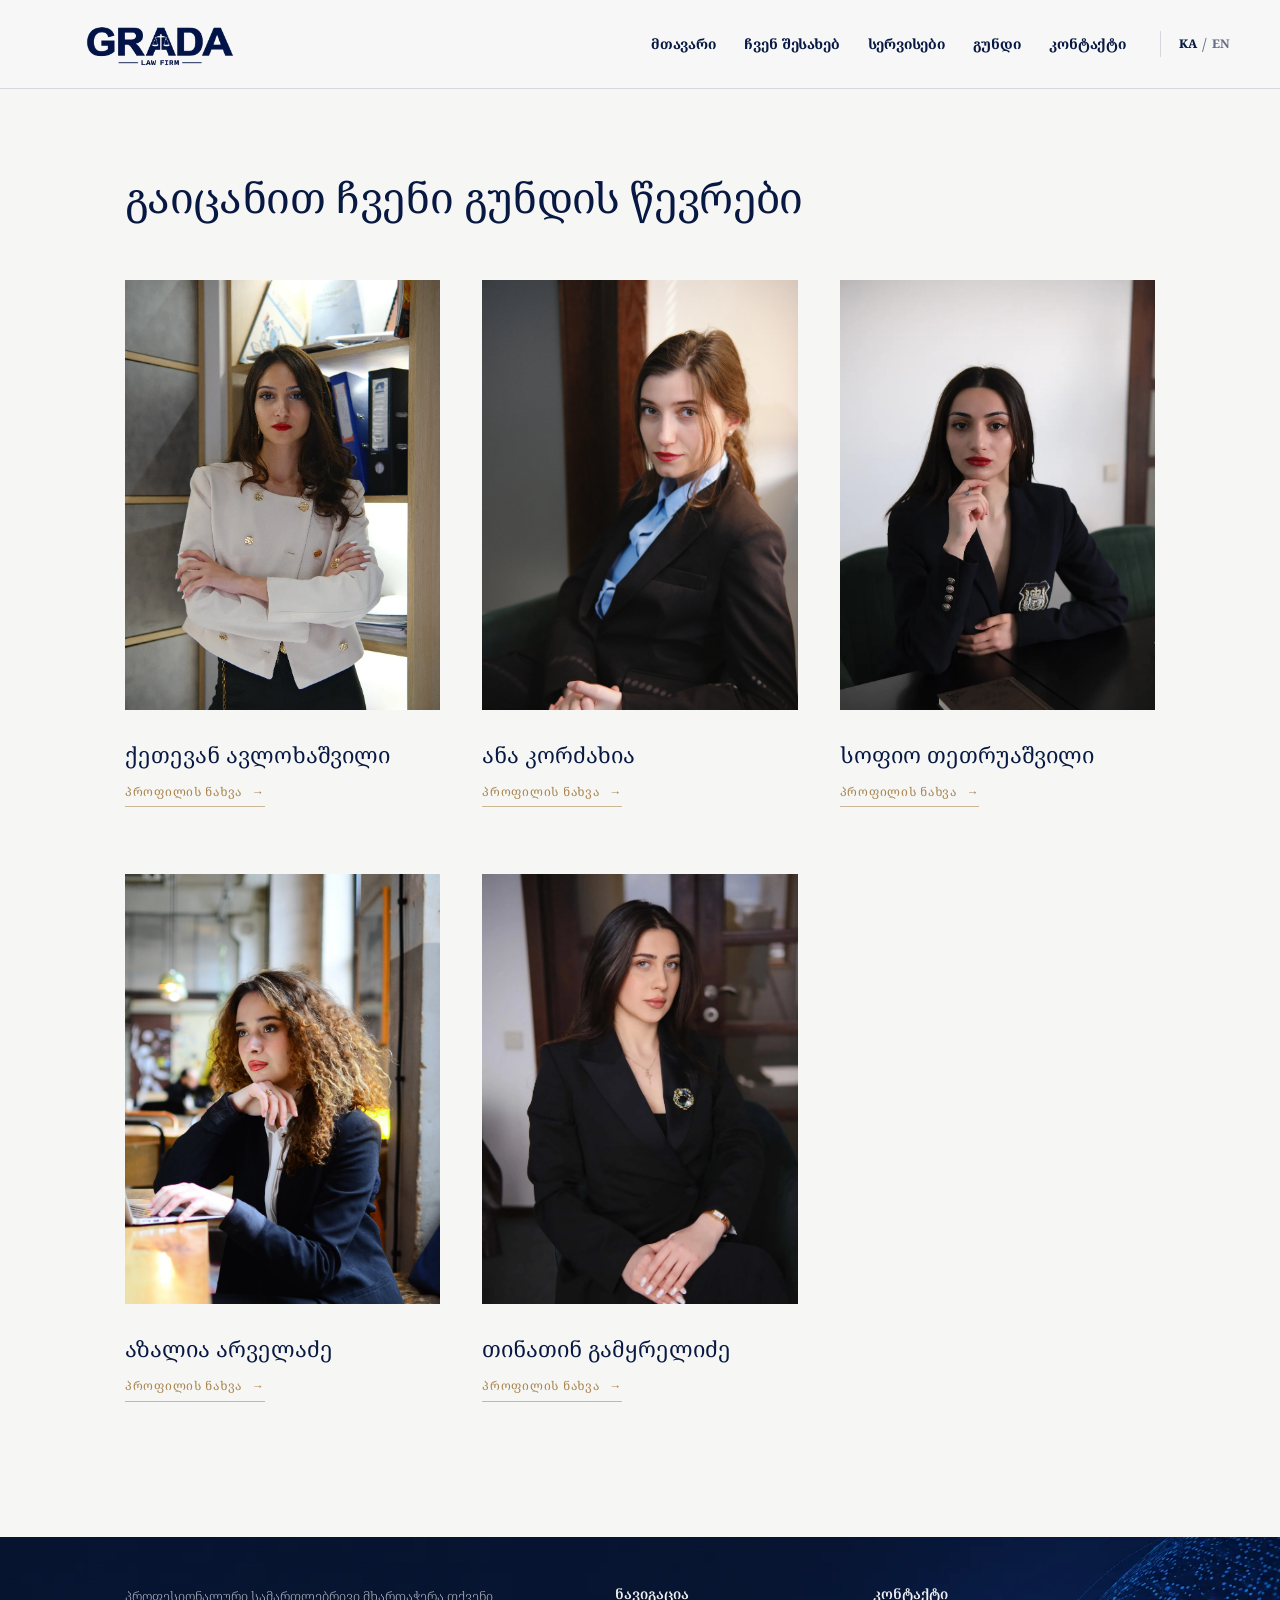
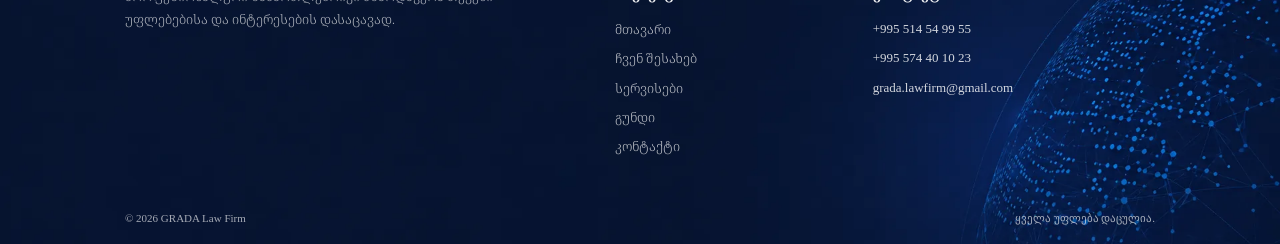
<file: team.html>
<!doctype html>
<html lang="ka">
  <head>
    <meta charset="UTF-8" />

    <meta name="viewport" content="width=device-width, initial-scale=1.0" />
    <link rel="icon" type="image/png" href="assets/images/favicon-v3.png" />
    <meta
      name="description"
      content="გაიცანით GRADA Law Firm-ის ადვოკატები და იურისტები. ჩვენი გუნდი მუშაობს სისხლის, სამოქალაქო და ადმინისტრაციულ საქმეებზე და იცავს კლიენტების ინტერესებს."
      data-ka="გაიცანით GRADA Law Firm-ის ადვოკატები და იურისტები. ჩვენი გუნდი მუშაობს სისხლის, სამოქალაქო და ადმინისტრაციულ საქმეებზე და იცავს კლიენტების ინტერესებს."
      data-en="Meet GRADA Law Firm's lawyers and legal specialists. Our team advises and represents clients in criminal, civil and administrative matters across Georgia."
    />

    <meta name="robots" content="index, follow" />

    <meta name="theme-color" content="#071842" />

    <title
      data-ka="ჩვენი იურიდიული გუნდი | GRADA Law Firm"
      data-en="Our Legal Team | GRADA Law Firm"
    >
      ჩვენი იურიდიული გუნდი | GRADA Law Firm
    </title>

    <link rel="canonical" href="https://www.gradalaw.ge/team" />

    <meta property="og:type" content="website" />
    <meta property="og:site_name" content="GRADA Law Firm" />
    <meta
      property="og:title"
      content="ჩვენი იურიდიული გუნდი | GRADA Law Firm"
    />
    <meta
      property="og:description"
      content="გაიცანით GRADA Law Firm-ის ადვოკატები და იურისტები. ჩვენი გუნდი მუშაობს სისხლის, სამოქალაქო და ადმინისტრაციულ საქმეებზე და იცავს კლიენტების ინტერესებს."
    />
    <meta property="og:url" content="https://www.gradalaw.ge/team" />
    <meta
      property="og:image"
      content="https://www.gradalaw.ge/assets/images/contact-hero.webp"
    />
    <meta property="og:locale" content="ka_GE" />

    <meta name="twitter:card" content="summary_large_image" />
    <meta
      name="twitter:title"
      content="ჩვენი იურიდიული გუნდი | GRADA Law Firm"
    />
    <meta
      name="twitter:description"
      content="გაიცანით GRADA Law Firm-ის ადვოკატები და იურისტები. ჩვენი გუნდი მუშაობს სისხლის, სამოქალაქო და ადმინისტრაციულ საქმეებზე და იცავს კლიენტების ინტერესებს."
    />
    <meta
      name="twitter:image"
      content="https://www.gradalaw.ge/assets/images/contact-hero.webp"
    />

    <script type="application/ld+json">
      {
        "@context": "https://schema.org",
        "@graph": [
          {
            "@type": "Person",
            "@id": "https://www.gradalaw.ge/team#ketevan-avlokhashvili",
            "name": "ქეთევან ავლოხაშვილი",
            "alternateName": "Ketevan Avlokhashvili",
            "jobTitle": "Co-founder and attorney",
            "description": "General practice attorney with additional specialization in child rights and juvenile justice.",
            "image": "https://www.gradalaw.ge/assets/images/keti.team.webp",
            "url": "https://www.gradalaw.ge/team",
            "worksFor": { "@id": "https://www.gradalaw.ge/#organization" }
          },
          {
            "@type": "Person",
            "@id": "https://www.gradalaw.ge/team#ana-kordzakhia",
            "name": "ანა კორძახია",
            "alternateName": "Ana Kordzakhia",
            "jobTitle": "Co-founder and attorney",
            "description": "Attorney specializing in criminal law and juvenile justice.",
            "image": "https://www.gradalaw.ge/assets/images/ana.team.webp",
            "url": "https://www.gradalaw.ge/team",
            "worksFor": { "@id": "https://www.gradalaw.ge/#organization" }
          },
          {
            "@type": "Person",
            "@id": "https://www.gradalaw.ge/team#sofio-tetruashvili",
            "name": "სოფიო თეთრუაშვილი",
            "alternateName": "Sofio Tetruashvili",
            "jobTitle": "Attorney",
            "description": "General practice attorney working in criminal, civil and administrative law.",
            "image": "https://www.gradalaw.ge/assets/images/sopo.team.webp",
            "url": "https://www.gradalaw.ge/team",
            "worksFor": { "@id": "https://www.gradalaw.ge/#organization" }
          },
          {
            "@type": "Person",
            "@id": "https://www.gradalaw.ge/team#azalia-arveladze",
            "name": "აზალია არველაძე",
            "alternateName": "Azalia Arveladze",
            "jobTitle": "Lawyer",
            "description": "Lawyer with experience in court representation, construction law and banking law.",
            "image": "https://www.gradalaw.ge/assets/images/azalia.team.webp",
            "url": "https://www.gradalaw.ge/team",
            "worksFor": { "@id": "https://www.gradalaw.ge/#organization" }
          },
          {
            "@type": "Person",
            "@id": "https://www.gradalaw.ge/team#tinatin-gamkrelidze",
            "name": "თინათინ გამყრელიძე",
            "alternateName": "Tinatin Gamkrelidze",
            "jobTitle": "Lawyer",
            "description": "Lawyer with experience in criminal and civil law and representation before administrative bodies.",
            "image": "https://www.gradalaw.ge/assets/images/tika.team.webp",
            "url": "https://www.gradalaw.ge/team",
            "worksFor": { "@id": "https://www.gradalaw.ge/#organization" }
          }
        ]
      }
    </script>

    <!-- GOOGLE FONT -->
    <link rel="preconnect" href="https://fonts.googleapis.com" />
    <link rel="preconnect" href="https://fonts.gstatic.com" crossorigin />

    <link
      href="https://fonts.googleapis.com/css2?family=Noto+Serif+Georgian:wght@300;400;500;600&display=swap"
      rel="stylesheet"
    />

    <!-- MAIN CSS -->
    <link rel="stylesheet" href="css/styles.css" />
  </head>

  <body class="team-page">
    <!-- =====================================================
         HEADER
    ====================================================== -->

    <header class="site-header" id="siteHeader">
      <div class="container header-inner">
        <!-- LOGO -->
        <a
          class="brand"
          href="index.html"
          aria-label="GRADA მთავარი გვერდი"
          data-aria-ka="GRADA მთავარი გვერდი"
          data-aria-en="GRADA Home"
        >
          <img src="assets/images/logo.png" alt="GRADA Law Firm" />
        </a>

        <!-- MOBILE MENU -->
        <button
          class="menu-toggle"
          id="menuToggle"
          type="button"
          aria-label="მენიუს გახსნა"
          data-aria-ka="მენიუს გახსნა"
          data-aria-en="Open menu"
          aria-expanded="false"
          aria-controls="mainNav"
        >
          <span></span>
          <span></span>
        </button>

        <!-- NAVIGATION -->
        <nav class="main-nav" id="mainNav" aria-label="მთავარი ნავიგაცია">
          <a href="index.html" data-ka="მთავარი" data-en="Home"> მთავარი </a>

          <a href="about.html" data-ka="ჩვენ შესახებ" data-en="About Us">
            ჩვენ შესახებ
          </a>

          <a href="services.html" data-ka="სერვისები" data-en="Services">
            სერვისები
          </a>

          <a href="team.html" class="active" data-ka="გუნდი" data-en="Team">
            გუნდი
          </a>

          <a href="contact.html" data-ka="კონტაქტი" data-en="Contact">
            კონტაქტი
          </a>
        </nav>

        <!-- LANGUAGE -->
        <div class="language-switch" aria-label="Language selector">
          <button class="lang-btn active" data-lang="ka" type="button">
            KA
          </button>

          <span>/</span>

          <button class="lang-btn" data-lang="en" type="button">EN</button>
        </div>
      </div>
    </header>

    <!-- =====================================================
         MAIN
    ====================================================== -->

    <main>
      <!-- ===================================================
           HERO
      ==================================================== -->

      <!-- ===================================================
           TEAM MEMBERS
      ==================================================== -->

      <section class="team-members-section">
        <div class="container">
          <div class="team-members-heading">
            <h2 data-ka="გაიცანით ჩვენი გუნდის წევრები" data-en="Meet our team">
              გაიცანით ჩვენი გუნდის წევრები
            </h2>
          </div>

          <!-- =================================================
               MEMBER GRID
          ================================================== -->

          <div class="team-members-grid">
            <!-- ===============================================
                 01 — KETEVAN
            ================================================ -->

            <button
              class="team-member-card"
              type="button"
              data-member="ketevan"
            >
              <div class="team-member-photo">
                <img
                  src="assets/images/keti.team.webp"
                  alt="ქეთევან ავლოხაშვილი"
                />
              </div>

              <div class="team-member-card-info">
                <span class="team-member-number"> </span>

                <h3
                  data-ka="ქეთევან ავლოხაშვილი"
                  data-en="Ketevan Avlokhashvili"
                >
                  ქეთევან ავლოხაშვილი
                </h3>

                <span
                  class="team-member-more"
                  data-ka="პროფილის ნახვა"
                  data-en="View profile"
                >
                  პროფილის ნახვა
                </span>
              </div>
            </button>

            <!-- ===============================================
                 02 — ANA
            ================================================ -->

            <button class="team-member-card" type="button" data-member="ana">
              <div class="team-member-photo">
                <img src="assets/images/ana.team.webp" alt="ანა კორძახია" />
              </div>

              <div class="team-member-card-info">
                <span class="team-member-number"> </span>

                <h3 data-ka="ანა კორძახია" data-en="Ana Kordzakhia">
                  ანა კორძახია
                </h3>

                <span
                  class="team-member-more"
                  data-ka="პროფილის ნახვა"
                  data-en="View profile"
                >
                  პროფილის ნახვა
                </span>
              </div>
            </button>

            <!-- ===============================================
                 03 — SOFIO
            ================================================ -->

            <button class="team-member-card" type="button" data-member="sophio">
              <div class="team-member-photo">
                <img
                  src="assets/images/sopo.team.webp"
                  alt="სოფიო თეთრუაშვილი"
                />
              </div>

              <div class="team-member-card-info">
                <span class="team-member-number"> </span>

                <h3 data-ka="სოფიო თეთრუაშვილი" data-en="Sophio Tetruashvili">
                  სოფიო თეთრუაშვილი
                </h3>

                <span
                  class="team-member-more"
                  data-ka="პროფილის ნახვა"
                  data-en="View profile"
                >
                  პროფილის ნახვა
                </span>
              </div>
            </button>

            <!-- ===============================================
                 04 — AZALIA
            ================================================ -->

            <button class="team-member-card" type="button" data-member="azalia">
              <div class="team-member-photo">
                <img
                  src="assets/images/azalia.team.webp"
                  alt="აზალია არველაძე"
                />
              </div>

              <div class="team-member-card-info">
                <span class="team-member-number"> </span>

                <h3 data-ka="აზალია არველაძე" data-en="Azalia Arveladze">
                  აზალია არველაძე
                </h3>

                <span
                  class="team-member-more"
                  data-ka="პროფილის ნახვა"
                  data-en="View profile"
                >
                  პროფილის ნახვა
                </span>
              </div>
            </button>

            <!-- ===============================================
                 05 — TINATIN
            ================================================ -->

            <button
              class="team-member-card"
              type="button"
              data-member="tinatin"
            >
              <div class="team-member-photo">
                <img
                  src="assets/images/tika.team.webp"
                  alt="თინათინ გამყრელიძე"
                />
              </div>

              <div class="team-member-card-info">
                <span class="team-member-number"> </span>

                <h3 data-ka="თინათინ გამყრელიძე" data-en="Tinatin Gamkrelidze">
                  თინათინ გამყრელიძე
                </h3>

                <span
                  class="team-member-more"
                  data-ka="პროფილის ნახვა"
                  data-en="View profile"
                >
                  პროფილის ნახვა
                </span>
              </div>
            </button>
          </div>
        </div>
      </section>

      <!-- ===================================================
           MEMBER PROFILE — KETEVAN
      ==================================================== -->

      <section
        class="team-profile-section"
        id="profile-ketevan"
        data-profile="ketevan"
        hidden
      >
        <div class="container team-profile-grid">
          <div class="team-profile-photo">
            <img
              src="assets/images/keti.team.webp"
              alt="ქეთევან ავლოხაშვილი"
              data-alt-ka="ქეთევან ავლოხაშვილი"
              data-alt-en="Ketevan Avlokhashvili"
            />
          </div>

          <div class="team-profile-content">
            <button
              class="team-profile-close"
              type="button"
              aria-label="პროფილის დახურვა"
              data-aria-ka="პროფილის დახურვა"
              data-aria-en="Close profile"
            >
              ×
            </button>

            <h2 data-ka="ქეთევან ავლოხაშვილი" data-en="Ketevan Avlokhashvili">
              ქეთევან ავლოხაშვილი
            </h2>

            <div class="team-profile-line"></div>

            <p
              data-ka="ქეთევან ავლოხაშვილი არის საადვოკატო კომპანია „გრადას“ თანადამფუძნებელი და საერთო სპეციალიზაციის ადვოკატი. იგი არის საქართველოს ადვოკატთა ასოციაციის შრომის სამართლის კომიტეტის წევრი, სამართლის მაგისტრი, შრომის უსაფრთხოების სპეციალისტი და პერსონალურ მონაცემთა დაცვის ოფიცერი."
              data-en="Ketevan Avlokhashvili is a co-founder of GRADA Law Firm and a general practice attorney. She is a member of the Labor Law Committee of the Georgian Bar Association, holds a Master’s degree in Law, and is also an Occupational Safety Specialist and Personal Data Protection Officer."
            >
              ქეთევან ავლოხაშვილი არის საადვოკატო კომპანია „გრადას“
              თანადამფუძნებელი და საერთო სპეციალიზაციის ადვოკატი. იგი არის
              საქართველოს ადვოკატთა ასოციაციის შრომის სამართლის კომიტეტის წევრი,
              სამართლის მაგისტრი, შრომის უსაფრთხოების სპეციალისტი და პერსონალურ
              მონაცემთა დაცვის ოფიცერი.
            </p>

            <p
              data-ka="ქეთევანი ასევე არის არაერთი ეროვნული და საერთაშორისო სამართლებრივი პროექტის მონაწილე. მისი დამატებითი სპეციალიზაციებია ბავშვის უფლებები და არასრულწლოვანთა მართლმსაჯულება."
              data-en="Ketevan has also participated in numerous national and international legal projects. Her additional areas of specialization include Child Rights and Juvenile Justice."
            >
              ქეთევანი ასევე არის არაერთი ეროვნული და საერთაშორისო სამართლებრივი
              პროექტის მონაწილე. მისი დამატებითი სპეციალიზაციებია ბავშვის
              უფლებები და არასრულწლოვანთა მართლმსაჯულება.
            </p>

            <p
              data-ka="იგი რამდენიმე კოლეჯში უძღვება სალექციო კურსს „შრომის უსაფრთხოება და გარემოსდაცვითი ტექნოლოგიები“."
              data-en="She teaches the course “Occupational Safety and Environmental Technologies” at several colleges."
            >
              იგი რამდენიმე კოლეჯში უძღვება სალექციო კურსს „შრომის უსაფრთხოება
              და გარემოსდაცვითი ტექნოლოგიები“.
            </p>

            <a
              href="contact.html#consultation"
              class="team-book-button"
              data-ka="კონსულტაციის დაჯავშნა"
              data-en="Book a Consultation"
            >
              კონსულტაციის დაჯავშნა
            </a>
          </div>
        </div>
      </section>

      <!-- ===================================================
           OTHER PROFILES
           ბიოგრაფიებს შემდეგ ჩავამატებთ
      ==================================================== -->

      <section class="team-profile-section" data-profile="ana" hidden>
        <div class="container team-profile-grid">
          <div class="team-profile-photo">
            <img
              src="assets/images/ana.team.webp"
              alt="ანა კორძახია"
              data-alt-ka="ანა კორძახია"
              data-alt-en="Ana Kordzakhia"
            />
          </div>

          <div class="team-profile-content">
            <button
              class="team-profile-close"
              type="button"
              aria-label="პროფილის დახურვა"
              data-aria-ka="პროფილის დახურვა"
              data-aria-en="Close profile"
            >
              ×
            </button>

            <h2 data-ka="ანა კორძახია" data-en="Ana Kordzakhia">
              ანა კორძახია
            </h2>

            <div class="team-profile-line"></div>

            <p
              data-ka="ანა კორძახია არის საადვოკატო კომპანია „გრადას“ თანადამფუძნებელი და სისხლის სამართლის სპეციალიზაციის ადვოკატი. მისი დამატებითი სპეციალიზაციაა არასრულწლოვანთა მართლმსაჯულება."
              data-en="Ana Kordzakhia is a co-founder of GRADA Law Firm and an attorney specializing in criminal law. Her additional area of specialization is Juvenile Justice."
            >
              ანა კორძახია არის საადვოკატო კომპანია „გრადას“ თანადამფუძნებელი და
              სისხლის სამართლის სპეციალიზაციის ადვოკატი. მისი დამატებითი
              სპეციალიზაციაა არასრულწლოვანთა მართლმსაჯულება.
            </p>

            <p
              data-ka="იგი არის საქართველოს ადვოკატთა ასოციაციის შრომის უსაფრთხოების კომიტეტის წევრი, სასამართლო მედიატორი, სამართლის მაგისტრი, შრომის უსაფრთხოების სპეციალისტი და პერსონალურ მონაცემთა დაცვის ოფიცერი."
              data-en="She is a member of the Occupational Safety Committee of the Georgian Bar Association, a court mediator, a Master of Laws, an Occupational Safety Specialist, and a Personal Data Protection Officer."
            >
              იგი არის საქართველოს ადვოკატთა ასოციაციის შრომის უსაფრთხოების
              კომიტეტის წევრი, სასამართლო მედიატორი, სამართლის მაგისტრი, შრომის
              უსაფრთხოების სპეციალისტი და პერსონალურ მონაცემთა დაცვის ოფიცერი.
            </p>

            <p
              data-ka="ანა რამდენიმე კოლეჯში უძღვება სალექციო კურსებს „სამოქალაქო განათლება“ და „ბავშვის უფლებები“. გარდა ამისა, იგი არაერთ ორგანიზაციაში საქმიანობს სისხლის სამართლის მენტორად."
              data-en="Ana teaches the courses “Civic Education” and “Child Rights” at several colleges. In addition, she serves as a criminal law mentor in a number of organizations."
            >
              ანა რამდენიმე კოლეჯში უძღვება სალექციო კურსებს „სამოქალაქო
              განათლება“ და „ბავშვის უფლებები“. გარდა ამისა, იგი არაერთ
              ორგანიზაციაში საქმიანობს სისხლის სამართლის მენტორად.
            </p>

            <a
              href="contact.html#consultation"
              class="team-book-button"
              data-ka="კონსულტაციის დაჯავშნა"
              data-en="Book a Consultation"
            >
              კონსულტაციის დაჯავშნა
            </a>
          </div>
        </div>
      </section>

      <section class="team-profile-section" data-profile="sophio" hidden>
        <div class="container team-profile-grid">
          <!-- სოფიოს ფოტო -->
          <div class="team-profile-photo">
            <img
              src="assets/images/sopo.team.webp"
              alt="სოფიო თეთრუაშვილი"
              data-alt-ka="სოფიო თეთრუაშვილი"
              data-alt-en="Sofio Tetruashvili"
            />
          </div>

          <!-- სოფიოს ინფორმაცია -->
          <div class="team-profile-content">
            <button
              class="team-profile-close"
              type="button"
              aria-label="პროფილის დახურვა"
              data-aria-ka="პროფილის დახურვა"
              data-aria-en="Close profile"
            >
              ×
            </button>

            <h2 data-ka="სოფიო თეთრუაშვილი" data-en="Sofio Tetruashvili">
              სოფიო თეთრუაშვილი
            </h2>

            <div class="team-profile-line"></div>

            <p
              data-ka="სოფიო თეთრუაშვილი არის საადვოკატო კომპანია „გრადას“ თანადამფუძნებელი და  საერთო სპეციალიზაციის ადვოკატი, საქართველოს ადვოკატთა ასოციაციის სისხლის სამართლის კომიტეტის წევრი, სამართლის მაგისტრი, შრომის უსაფრთხოების სპეციალისტი და პერსონალურ მონაცემთა დაცვის ოფიცერი."
              data-en="Sofio Tetruashvili is a is a co-founder of GRADA Law Firm and general practice attorney, a member of the Criminal Law Committee of the Georgian Bar Association, a Master of Laws, an Occupational Safety Specialist, and a Personal Data Protection Officer."
            >
              სოფიო თეთრუაშვილი არის საერთო სპეციალიზაციის ადვოკატი, საქართველოს
              ადვოკატთა ასოციაციის სისხლის სამართლის კომიტეტის წევრი, სამართლის
              მაგისტრი, შრომის უსაფრთხოების სპეციალისტი და პერსონალურ მონაცემთა
              დაცვის ოფიცერი.
            </p>

            <p
              data-ka="სოფიო წარმატებით საქმიანობს სისხლის, სამოქალაქო და ადმინისტრაციული სამართლის მიმართულებებით. მისი დამატებითი სპეციალიზაციებია ბავშვის უფლებები (სამოქალაქო) და არასრულწლოვანთა მართლმსაჯულება."
              data-en="Sofio successfully practices in criminal, civil, and administrative law. Her additional areas of specialization include Child Rights (Civil) and Juvenile Justice."
            >
              სოფიო წარმატებით საქმიანობს სისხლის, სამოქალაქო და ადმინისტრაციული
              სამართლის მიმართულებებით. მისი დამატებითი სპეციალიზაციებია ბავშვის
              უფლებები (სამოქალაქო) და არასრულწლოვანთა მართლმსაჯულება.
            </p>

            <p
              data-ka="სოფიო თეთრუაშვილი პროფესიულ საგანმანათლებლო დაწესებულებებში უძღვება სალექციო კურსებს „შრომის უსაფრთხოება“ და „სამოქალაქო განათლება“."
              data-en="Sofio Tetrashvili teaches the courses “Occupational Safety” and “Civic Education” at vocational educational institutions."
            >
              სოფიო თეთრუაშვილი პროფესიულ საგანმანათლებლო დაწესებულებებში
              უძღვება სალექციო კურსებს „შრომის უსაფრთხოება“ და „სამოქალაქო
              განათლება“.
            </p>

            <a
              href="contact.html#consultation"
              class="team-book-button"
              data-ka="კონსულტაციის დაჯავშნა"
              data-en="Book a Consultation"
            >
              კონსულტაციის დაჯავშნა
            </a>
          </div>
        </div>
      </section>
      <section class="team-profile-section" data-profile="azalia" hidden>
        <div class="container team-profile-grid">
          <!-- აზალიას ფოტო -->
          <div class="team-profile-photo">
            <img src="assets/images/azalia.team.webp" alt="აზალია არველაძე" />
          </div>

          <!-- აზალიას ინფორმაცია -->
          <div class="team-profile-content">
            <button
              class="team-profile-close"
              type="button"
              aria-label="პროფილის დახურვა"
              data-aria-ka="პროფილის დახურვა"
              data-aria-en="Close profile"
            >
              ×
            </button>

            <h2 data-ka="აზალია არველაძე" data-en="Azalia Arveladze">
              აზალია არველაძე
            </h2>

            <p class="team-profile-position" data-ka="იურისტი" data-en="Lawyer">
              იურისტი
            </p>

            <div class="team-profile-line"></div>

            <p
              data-ka="მისი მრავალფეროვანი გამოცდილება სამართლის რამდენიმე მიმართულებას მოიცავს. აზალია ახორციელებს წარმომადგენლობას საერთო და საკონსტიტუციო სასამართლოებში, ამასთან, იგი არაერთი ეროვნული და საერთაშორისო პროექტის წარმატებული მონაწილე და პროექტების მენტორია."
              data-en="Her diverse professional experience covers several areas of law. Azalia represents clients before the courts of general jurisdiction and the Constitutional Court. She has also successfully participated in numerous national and international projects and serves as a project mentor."
            >
              მისი მრავალფეროვანი გამოცდილება სამართლის რამდენიმე მიმართულებას
              მოიცავს. აზალია ახორციელებს წარმომადგენლობას საერთო და
              საკონსტიტუციო სასამართლოებში, ამასთან, იგი არაერთი ეროვნული და
              საერთაშორისო პროექტის წარმატებული მონაწილე და პროექტების მენტორია.
            </p>

            <h3
              data-ka="პრაქტიკული გამოცდილება"
              data-en="Professional Experience"
            >
              პრაქტიკული გამოცდილება
            </h3>

            <ul>
              <li data-ka="სამშენებლო სამართალი" data-en="Construction Law">
                სამშენებლო სამართალი
              </li>

              <li data-ka="საბანკო სამართალი" data-en="Banking Law">
                საბანკო სამართალი
              </li>
            </ul>

            <a
              href="contact.html#consultation"
              class="team-book-button"
              data-ka="კონსულტაციის დაჯავშნა"
              data-en="Book a Consultation"
            >
              კონსულტაციის დაჯავშნა
            </a>
          </div>
        </div>
      </section>

      <section class="team-profile-section" data-profile="tinatin" hidden>
        <div class="container team-profile-grid">
          <!-- თინათინის ფოტო -->
          <div class="team-profile-photo">
            <img src="assets/images/tika.team.webp" alt="თინათინ გამყრელიძე" />
          </div>

          <!-- თინათინის ინფორმაცია -->
          <div class="team-profile-content">
            <button
              class="team-profile-close"
              type="button"
              aria-label="პროფილის დახურვა"
              data-aria-ka="პროფილის დახურვა"
              data-aria-en="Close profile"
            >
              ×
            </button>

            <h2 data-ka="თინათინ გამყრელიძე" data-en="Tinatin Gamkrelidze">
              თინათინ გამყრელიძე
            </h2>

            <p class="team-profile-position" data-ka="იურისტი" data-en="Lawyer">
              იურისტი
            </p>

            <div class="team-profile-line"></div>

            <p
              data-ka="მისი მრავალფეროვანი გამოცდილება სამართლის რამდენიმე მიმართულებას მოიცავს. თინათინი ახორციელებს წარმომადგენლობას საერთო სასამართლოებში, ამასთან, იგი არაერთი ეროვნული თუ საერთაშორისო პროექტის წარმატებული მონაწილეა."
              data-en="Her diverse professional experience covers several areas of law. Tinatin represents clients before the courts of general jurisdiction and has also successfully participated in numerous national and international projects."
            >
              მისი მრავალფეროვანი გამოცდილება სამართლის რამდენიმე მიმართულებას
              მოიცავს. თინათინი ახორციელებს წარმომადგენლობას საერთო
              სასამართლოებში, ამასთან, იგი არაერთი ეროვნული თუ საერთაშორისო
              პროექტის წარმატებული მონაწილეა.
            </p>

            <h3
              data-ka="განათლება და პრაქტიკული გამოცდილება"
              data-en="Education and Professional Experience"
            >
              განათლება და პრაქტიკული გამოცდილება
            </h3>

            <ul>
              <li
                data-ka="სამართლის მაგისტრი სისხლის სამართლის მიმართულებით"
                data-en="Master of Laws with a specialization in Criminal Law"
              >
                სამართლის მაგისტრი სისხლის სამართლის მიმართულებით
              </li>

              <li
                data-ka="სამოქალაქო სამართლის სპეციალისტი"
                data-en="Civil Law Specialist"
              >
                სამოქალაქო სამართლის სპეციალისტი
              </li>

              <li
                data-ka="პერსონალურ მონაცემთა დაცვის ოფიცერი"
                data-en="Personal Data Protection Officer"
              >
                პერსონალურ მონაცემთა დაცვის ოფიცერი
              </li>

              <li
                data-ka="წარმომადგენელი სხვადასხვა ადმინისტრაციულ ორგანოსა და სახელმწიფო უწყებებში"
                data-en="Representative before various administrative bodies and state agencies"
              >
                წარმომადგენელი სხვადასხვა ადმინისტრაციულ ორგანოსა და სახელმწიფო
                უწყებებში
              </li>
            </ul>

            <a
              href="contact.html#consultation"
              class="team-book-button"
              data-ka="კონსულტაციის დაჯავშნა"
              data-en="Book a Consultation"
            >
              კონსულტაციის დაჯავშნა
            </a>
          </div>
        </div>
      </section>

      <!-- ===================================================
           CONSULTATION CTA
      ==================================================== -->
    </main>

    <!-- =====================================================
         FOOTER
    ====================================================== -->

    <!-- =====================================================
     GRADA FOOTER
====================================================== -->

    <!-- =====================================================
     GRADA FOOTER
====================================================== -->

    <footer class="site-footer grada-footer">
      <!-- დეკორატიული network globe -->
      <div class="footer-globe" aria-hidden="true">
        <svg viewBox="0 0 520 520">
          <!-- მთავარი სფერო -->
          <circle class="globe-outline" cx="260" cy="260" r="235" />

          <!-- სფეროს ხაზები -->
          <ellipse class="globe-grid" cx="260" cy="260" rx="235" ry="78" />
          <ellipse class="globe-grid" cx="260" cy="260" rx="235" ry="145" />
          <ellipse class="globe-grid" cx="260" cy="260" rx="235" ry="205" />

          <ellipse class="globe-grid" cx="260" cy="260" rx="75" ry="235" />
          <ellipse class="globe-grid" cx="260" cy="260" rx="145" ry="235" />
          <ellipse class="globe-grid" cx="260" cy="260" rx="205" ry="235" />

          <!-- NETWORK LINES -->
          <g class="network-lines">
            <path
              d="M72 126 L122 92 L178 132 L230 87 L291 130 L351 93 L410 137 L454 112"
            />
            <path
              d="M72 126 L100 194 L161 170 L216 220 L282 184 L344 230 L410 197 L454 245"
            />
            <path
              d="M100 194 L125 274 L192 243 L249 292 L315 260 L382 302 L454 245"
            />
            <path d="M125 274 L153 353 L220 322 L275 370 L341 332 L411 375" />
            <path d="M153 353 L199 431 L260 391 L324 436 L411 375" />

            <path d="M122 92 L161 170 L230 87" />
            <path d="M178 132 L216 220 L291 130" />
            <path d="M291 130 L344 230 L410 137" />

            <path d="M161 170 L192 243 L216 220" />
            <path d="M216 220 L249 292 L282 184" />
            <path d="M282 184 L315 260 L344 230" />
            <path d="M344 230 L382 302 L410 197" />

            <path d="M192 243 L220 322 L249 292" />
            <path d="M249 292 L275 370 L315 260" />
            <path d="M315 260 L341 332 L382 302" />

            <path d="M220 322 L199 431 L275 370" />
            <path d="M275 370 L260 391 L324 436" />
            <path d="M341 332 L324 436 L411 375" />
          </g>

          <!-- NETWORK DOTS -->
          <g class="network-dots">
            <circle cx="72" cy="126" r="4" />
            <circle cx="122" cy="92" r="3" />
            <circle cx="178" cy="132" r="4" />
            <circle cx="230" cy="87" r="3" />
            <circle cx="291" cy="130" r="4" />
            <circle cx="351" cy="93" r="3" />
            <circle cx="410" cy="137" r="4" />
            <circle cx="454" cy="112" r="3" />

            <circle cx="100" cy="194" r="3" />
            <circle cx="161" cy="170" r="5" />
            <circle cx="216" cy="220" r="3" />
            <circle cx="282" cy="184" r="4" />
            <circle cx="344" cy="230" r="4" />
            <circle cx="410" cy="197" r="3" />
            <circle cx="454" cy="245" r="4" />

            <circle cx="125" cy="274" r="4" />
            <circle cx="192" cy="243" r="3" />
            <circle cx="249" cy="292" r="5" />
            <circle cx="315" cy="260" r="3" />
            <circle cx="382" cy="302" r="4" />

            <circle cx="153" cy="353" r="3" />
            <circle cx="220" cy="322" r="4" />
            <circle cx="275" cy="370" r="5" />
            <circle cx="341" cy="332" r="3" />
            <circle cx="411" cy="375" r="4" />

            <circle cx="199" cy="431" r="4" />
            <circle cx="260" cy="391" r="3" />
            <circle cx="324" cy="436" r="4" />
          </g>
        </svg>
      </div>

      <!-- MAIN FOOTER CONTENT -->
      <div class="container footer-grid">
        <!-- LEFT -->
        <div class="footer-intro">
          <p
            data-ka="პროფესიონალური სამართლებრივი მხარდაჭერა თქვენი უფლებებისა და ინტერესების დასაცავად."
            data-en="Professional legal support to protect your rights and interests."
          >
            პროფესიონალური სამართლებრივი მხარდაჭერა თქვენი უფლებებისა და
            ინტერესების დასაცავად.
          </p>
        </div>

        <!-- CENTER -->
        <div class="footer-nav">
          <h3 data-ka="ნავიგაცია" data-en="Navigation">ნავიგაცია</h3>

          <a href="index.html" data-ka="მთავარი" data-en="Home"> მთავარი </a>

          <a href="about.html" data-ka="ჩვენ შესახებ" data-en="About Us">
            ჩვენ შესახებ
          </a>

          <a href="services.html" data-ka="სერვისები" data-en="Services">
            სერვისები
          </a>

          <a href="team.html" data-ka="გუნდი" data-en="Team"> გუნდი </a>

          <a href="contact.html" data-ka="კონტაქტი" data-en="Contact">
            კონტაქტი
          </a>
        </div>

        <!-- RIGHT -->
        <div class="footer-contact">
          <h3 data-ka="კონტაქტი" data-en="Contact">კონტაქტი</h3>

          <a href="tel:+995514549955"> +995 514 54 99 55 </a>

          <a href="tel:+995574401023"> +995 574 40 10 23 </a>

          <a href="mailto:grada.lawfirm@gmail.com"> grada.lawfirm@gmail.com </a>
        </div>
      </div>

      <!-- BOTTOM -->
      <div class="container footer-bottom">
        <p>© 2026 GRADA Law Firm</p>

        <p data-ka="ყველა უფლება დაცულია." data-en="All rights reserved.">
          ყველა უფლება დაცულია.
        </p>
      </div>
    </footer>

    <!-- =====================================================
         MAIN JAVASCRIPT
    ====================================================== -->

    <script src="js/main.js"></script>

    <!-- =====================================================
         TEAM MEMBER PROFILE SCRIPT
    ====================================================== -->

    <script>
      const teamMemberCards = document.querySelectorAll(".team-member-card");

      const teamProfiles = document.querySelectorAll(".team-profile-section");

      const teamProfileCloseButtons = document.querySelectorAll(
        ".team-profile-close",
      );

      function closeAllTeamProfiles() {
        teamProfiles.forEach(function (profile) {
          profile.hidden = true;
        });
      }

      teamMemberCards.forEach(function (card) {
        card.addEventListener("click", function () {
          const member = card.getAttribute("data-member");

          const profile = document.querySelector(
            '.team-profile-section[data-profile="' + member + '"]',
          );

          if (!profile) return;

          closeAllTeamProfiles();

          profile.hidden = false;

          setTimeout(function () {
            profile.scrollIntoView({
              behavior: "smooth",
              block: "start",
            });
          }, 20);
        });
      });

      teamProfileCloseButtons.forEach(function (button) {
        button.addEventListener("click", function () {
          closeAllTeamProfiles();

          const membersSection = document.querySelector(
            ".team-members-section",
          );

          if (membersSection) {
            membersSection.scrollIntoView({
              behavior: "smooth",
              block: "start",
            });
          }
        });
      });
    </script>
  </body>
</html>
</file>
<file: css/styles.css>
/* =========================================================
   GRADA Law Firm — shared styles
   HTML + CSS + Vanilla JS
   ========================================================= */

:root {
  --navy: #071842;
  --navy-2: #0d255b;

  --navy-dark: #04102f;
  --gray: #d1d1d1;
  --paper: #f6f6f4;
  --white: #ffffff;
  --ink: #182036;
  --muted: #667085;
  --line: rgba(7, 24, 66, 0.14);
  --max: 1180px;
  --radius: 0px;
  --ease: 220ms ease;
}

* {
  box-sizing: border-box;
  margin: 0;
  padding: 0;
}
html {
  scroll-behavior: smooth;
}
body {
  min-width: 320px;
  font-family: Arial, "Noto Sans Georgian", sans-serif;
  color: var(--ink);
  background: var(--paper);
  line-height: 1.65;
  -webkit-font-smoothing: antialiased;
}
body.menu-open {
  overflow: hidden;
}
a {
  color: inherit;
  text-decoration: none;
}
button,
input,
textarea,
select {
  font: inherit;
}
img {
  display: block;
  max-width: 100%;
}
ul {
  padding-left: 1.15rem;
}
.container {
  width: min(calc(100% - 40px), var(--max));
  margin: 0 auto;
}

/* Header */
.site-header {
  position: sticky;
  top: 0;
  z-index: 1000;
  background: rgba(246, 246, 244, 0.96);
  border-bottom: 1px solid var(--line);
  backdrop-filter: blur(12px);
}
.header-inner {
  min-height: 88px;
  display: flex;
  align-items: center;
  gap: 34px;
}

/* HEADER LOGO FIX */

.brand {
  width: 185px;
  height: 58px;
  flex: 0 0 185px;

  display: flex;
  align-items: center;

  overflow: hidden;
}

.brand img {
  width: 100%;
  height: 100%;

  display: block;

  object-fit: cover;
  object-position: center;
}
.main-nav {
  margin-left: auto;
  display: flex;
  align-items: center;
  gap: 28px;
}
.main-nav a {
  position: relative;
  font-size: 14px;
  font-weight: 700;
  color: var(--navy);
}
.main-nav a::after {
  content: "";
  position: absolute;
  left: 0;
  right: 100%;
  bottom: -10px;
  height: 1px;
  background: var(--navy);
  transition: right var(--ease);
}
.main-nav a:hover::after,
.main-nav a.active::after {
  right: 0;
}
.language-switch {
  display: flex;
  align-items: center;
  gap: 5px;
  padding-left: 18px;
  border-left: 1px solid var(--line);
  color: var(--muted);
}
.lang-btn {
  border: 0;
  background: none;
  cursor: pointer;
  font-size: 12px;
  font-weight: 800;
  color: var(--muted);
}
.lang-btn.active {
  color: var(--navy);
}
.menu-toggle {
  display: none;
  margin-left: auto;
  width: 44px;
  height: 44px;
  border: 1px solid var(--line);
  background: transparent;
  cursor: pointer;
}
.menu-toggle span {
  display: block;
  width: 19px;
  height: 1px;
  margin: 6px auto;
  background: var(--navy);
}

/* Type */
.eyebrow,
.section-kicker {
  margin-bottom: 18px;
  font-size: 12px;
  line-height: 1.2;
  font-weight: 800;
  letter-spacing: 0.16em;
  text-transform: uppercase;
  color: var(--navy);
}
.section-kicker.light {
  color: rgba(255, 255, 255, 0.58);
}
h1,
h2,
h3 {
  color: var(--navy);
}
h1 {
  font-size: clamp(46px, 6vw, 78px);
  line-height: 1.07;
  letter-spacing: -0.047em;
  font-weight: 700;
}
h2 {
  font-size: clamp(34px, 4.3vw, 56px);
  line-height: 1.13;
  letter-spacing: -0.04em;
  font-weight: 700;
}
h3 {
  font-size: 24px;
  line-height: 1.25;
}

/* Buttons */
.btn {
  display: inline-flex;
  align-items: center;
  justify-content: center;
  min-height: 52px;
  padding: 0 26px;
  border: 1px solid var(--navy);
  cursor: pointer;
  font-size: 13px;
  font-weight: 800;
  transition:
    background var(--ease),
    color var(--ease),
    transform var(--ease);
}
.btn:hover {
  transform: translateY(-2px);
}
.btn-primary {
  background: var(--navy);
  color: #fff;
}
.btn-primary:hover {
  background: transparent;
  color: var(--navy);
}
.btn-ghost {
  color: var(--navy);
  background: transparent;
}
.btn-ghost:hover {
  background: var(--navy);
  color: #fff;
}
.btn-light {
  border-color: rgba(255, 255, 255, 0.72);
  color: #fff;
}
.btn-light:hover {
  background: #fff;
  color: var(--navy);
}

/* Home Hero */
.hero {
  min-height: 690px;
  display: flex;
  align-items: center;
  color: var(--navy);
  background:
    linear-gradient(90deg, rgba(7, 24, 66, 0.13) 0 1px, transparent 1px) 0 0/25%
      100%,
    var(--gray);
  overflow: hidden;
}
.hero-grid {
  display: grid;
  grid-template-columns: 1.3fr 0.7fr;
  gap: 80px;
  align-items: center;
}
.hero-copy {
  padding: 80px 0;
}
.hero-copy h1 {
  max-width: 820px;
}
.hero-lead {
  max-width: 690px;
  margin-top: 26px;
  font-size: 18px;
  color: #35415e;
}
.hero-actions {
  display: flex;
  gap: 12px;
  flex-wrap: wrap;
  margin-top: 34px;
}
.hero-panel {
  min-height: 410px;
  display: flex;
  flex-direction: column;
  justify-content: center;
  align-items: center;
  border: 1px solid rgba(7, 24, 66, 0.24);
}
.hero-symbol {
  font-family: Georgia, serif;
  font-size: 190px;
  line-height: 0.8;
  color: var(--navy);
}
.hero-panel-line {
  width: 135px;
  height: 1px;
  margin: 28px 0 12px;
  background: var(--navy);
}
.hero-panel span {
  font-family: monospace;
  font-weight: 800;
  font-size: 12px;
  letter-spacing: 0.25em;
}

/* Internal hero */
.page-hero {
  padding: 120px 0 90px;
  background: var(--gray);
  border-bottom: 1px solid rgba(7, 24, 66, 0.14);
}
.page-hero h1 {
  max-width: 700px;
}
.page-hero > .container > p:last-child {
  max-width: 720px;
  margin-top: 24px;
  font-size: 18px;
  color: #3a4662;
}

/* Sections */
.section {
  padding: 112px 0;
}
.section-light {
  background: var(--paper);
}
.section-white {
  background: var(--white);
}
.split-grid {
  display: grid;
  grid-template-columns: 0.82fr 1.18fr;
  gap: 96px;
}
.section-intro h2 {
  max-width: 520px;
}
.section-copy {
  max-width: 760px;
}
.section-copy p {
  margin-bottom: 24px;
  font-size: 17px;
  color: #3d475c;
}
.statement {
  padding-top: 24px;
  border-top: 1px solid var(--line);
  font-weight: 700;
  color: var(--navy) !important;
}
.text-link {
  display: inline-block;
  margin-top: 8px;
  padding-bottom: 4px;
  border-bottom: 1px solid var(--navy);
  color: var(--navy);
  font-weight: 800;
  font-size: 14px;
}
.section-heading {
  max-width: 800px;
  margin-bottom: 56px;
}

/* Service preview */
.cards-grid {
  display: grid;
  grid-template-columns: repeat(3, 1fr);
  border-top: 1px solid var(--line);
  border-bottom: 1px solid var(--line);
}
.service-card {
  position: relative;
  min-height: 360px;
  padding: 38px;
  border-right: 1px solid var(--line);
  background: #fff;
  transition:
    background var(--ease),
    color var(--ease);
}
.service-card:last-child {
  border-right: 0;
}
.card-number {
  display: block;
  margin-bottom: 86px;
  color: #8c95a5;
  font-size: 12px;
  font-weight: 800;
}
.service-card h3 {
  margin-bottom: 18px;
}
.service-card p {
  color: var(--muted);
  font-size: 15px;
}
.card-arrow {
  position: absolute;
  right: 34px;
  bottom: 28px;
  font-size: 22px;
  color: var(--navy);
}
.service-card:hover {
  background: var(--navy);
}
.service-card:hover h3,
.service-card:hover .card-arrow {
  color: #fff;
}
.service-card:hover p,
.service-card:hover .card-number {
  color: rgba(255, 255, 255, 0.66);
}

/* Values */
.values-section {
  background: var(--gray);
  padding: 78px 0;
}
.values-grid {
  display: grid;
  grid-template-columns: repeat(3, 1fr);
}
.value-block {
  padding: 22px 46px;
  border-right: 1px solid rgba(7, 24, 66, 0.18);
}
.value-block:first-child {
  padding-left: 0;
}
.value-block:last-child {
  border-right: 0;
}
.value-block > span {
  font-size: 11px;
  font-weight: 800;
  color: #7d879a;
}
.value-block h3 {
  margin: 26px 0 10px;
  font-size: 19px;
}
.value-block p {
  color: #4c566b;
  font-size: 14px;
}

/* Service details */
.service-list {
  display: grid;
  gap: 0;
}
.service-detail {
  display: grid;
  grid-template-columns: 130px 1fr;
  gap: 44px;
  padding: 72px 0;
  border-bottom: 1px solid var(--line);
}
.service-detail:first-child {
  padding-top: 10px;
}
.service-detail:last-child {
  border-bottom: 0;
}
.service-index {
  font-size: 12px;
  font-weight: 800;
  color: #8992a2;
}
.service-detail h2 {
  margin-bottom: 22px;
  font-size: clamp(32px, 4vw, 40px);
}
.service-detail p {
  max-width: 800px;
  color: #465065;
  font-size: 17px;
}
.service-detail ul {
  display: grid;
  grid-template-columns: repeat(2, minmax(0, 1fr));
  gap: 12px 32px;
  max-width: 820px;
  margin-top: 30px;
  color: #30394d;
}

/* Team */
.team-placeholder {
  display: grid;
  grid-template-columns: 320px 1fr;
  gap: 72px;
  align-items: center;
  padding: 54px;
  border: 1px solid var(--line);
}
.placeholder-mark {
  min-height: 320px;
  display: flex;
  align-items: center;
  justify-content: center;
  background: var(--gray);
  color: var(--navy);
  font-family: Georgia, serif;
  font-size: 160px;
}
.team-placeholder h2 {
  margin-bottom: 24px;
  font-size: clamp(30px, 4vw, 48px);
}
.team-placeholder p:last-child {
  max-width: 700px;
  color: var(--muted);
}

/* Contact */
.contact-grid {
  display: grid;
  grid-template-columns: 0.82fr 1.18fr;
  gap: 90px;
}
.contact-info h2 {
  margin-bottom: 24px;
}
.contact-info > p:not(.section-kicker) {
  color: var(--muted);
  max-width: 520px;
}
.contact-placeholder {
  margin-top: 44px;
  border-top: 1px solid var(--line);
}
.contact-placeholder > div {
  display: flex;
  justify-content: space-between;
  gap: 20px;
  padding: 20px 0;
  border-bottom: 1px solid var(--line);
}
.contact-placeholder span {
  font-size: 13px;
  font-weight: 800;
  color: var(--navy);
}
.contact-form {
  padding: 44px;
  background: #fff;
  border: 1px solid var(--line);
}
.form-row {
  display: grid;
  grid-template-columns: 1fr 1fr;
  gap: 18px;
}
.contact-form label {
  display: block;
  margin-bottom: 20px;
}
.contact-form label > span {
  display: block;
  margin-bottom: 8px;
  font-size: 12px;
  font-weight: 800;
  color: var(--navy);
}
.contact-form input,
.contact-form select,
.contact-form textarea {
  width: 100%;
  border: 1px solid rgba(7, 24, 66, 0.2);
  background: #fafafa;
  color: var(--ink);
  padding: 14px 15px;
  outline: none;
  transition:
    border var(--ease),
    box-shadow var(--ease);
}
.contact-form textarea {
  resize: vertical;
  min-height: 150px;
}
.contact-form input:focus,
.contact-form select:focus,
.contact-form textarea:focus {
  border-color: var(--navy);
  box-shadow: 0 0 0 3px rgba(7, 24, 66, 0.08);
}
.form-status {
  margin-top: 14px;
  font-size: 14px;
  color: var(--navy);
  min-height: 22px;
}

/* CTA */
.cta-section h2 {
  font-size: 40px;
  font-weight: 400;
  line-height: 1.2;
}

.cta-inner {
  display: flex;
  align-items: flex-end;
  justify-content: space-between;
  gap: 44px;
}

.cta-inner h2 {
  max-width: 780px;
  color: #ffffff0e;
}

/* CTA */
.cta-section {
  background: var(--navy);
  padding: 80px 0;
  color: #ffffff;
}

.cta-section h2 {
  font-size: 40px;
  font-weight: 400;
  line-height: 1.2;
  color: #ffffff;
}

.cta-inner {
  display: flex;
  align-items: flex-end;
  justify-content: space-between;
  gap: 44px;
}

.cta-inner h2 {
  max-width: 780px;
  color: #071842;
}

.cta-section .section-kicker {
  color: rgba(255, 255, 255, 0.7);
}

.cta-section .btn-light {
  color: #ffffff;
  border-color: rgba(255, 255, 255, 0.7);
}
/* Footer */
.site-footer {
  background: var(--navy-dark);
  color: rgba(255, 255, 255, 0.66);
  padding: 64px 0 26px;
}
.footer-grid {
  display: grid;
  grid-template-columns: 1.5fr 0.7fr 0.8fr;
  gap: 70px;
}
.footer-brand img {
  width: 175px;
  filter: brightness(0) invert(1);
  margin-bottom: 22px;
}
.footer-brand p {
  max-width: 390px;
  font-size: 14px;
}
.site-footer h3 {
  margin-bottom: 16px;
  color: #fff;
  font-size: 13px;
}
.site-footer a {
  display: block;
  margin: 9px 0;
  font-size: 14px;
}
.site-footer a:hover {
  color: #fff;
}
.site-footer p {
  font-size: 14px;
}
.footer-bottom {
  display: flex;
  justify-content: space-between;
  gap: 24px;
  margin-top: 54px;
  padding-top: 22px;
  border-top: 1px solid rgba(255, 255, 255, 0.14);
}

/* Simple reveal */
.reveal {
  opacity: 0;
  transform: translateY(18px);
  transition:
    opacity 650ms ease,
    transform 650ms ease;
}
.reveal.visible {
  opacity: 1;
  transform: none;
}

/* Focus */
a:focus-visible,
button:focus-visible,
input:focus-visible,
select:focus-visible,
textarea:focus-visible {
  outline: 2px solid #6d8ee8;
  outline-offset: 4px;
}

/* Responsive */
@media (max-width: 980px) {
  .header-inner {
    min-height: 76px;
  }
  .brand {
    width: 158px;
  }
  .menu-toggle {
    display: block;
  }
  .main-nav {
    position: fixed;
    left: 0;
    right: 0;
    top: 76px;
    bottom: 0;
    display: none;
    flex-direction: column;
    align-items: flex-start;
    gap: 0;
    padding: 24px 20px;
    background: var(--paper);
    overflow: auto;
  }
  .main-nav.open {
    display: flex;
  }
  .main-nav a {
    width: 100%;
    padding: 17px 0;
    border-bottom: 1px solid var(--line);
    font-size: 16px;
  }
  .main-nav a::after {
    display: none;
  }
  .language-switch {
    border-left: 0;
    padding-left: 0;
  }
  .hero {
    min-height: auto;
  }
  .hero-grid,
  .split-grid,
  .contact-grid {
    grid-template-columns: 1fr;
    gap: 54px;
  }
  .hero-panel {
    display: none;
  }
  .hero-copy {
    padding: 88px 0;
  }
  .cards-grid {
    grid-template-columns: 1fr;
  }
  .service-card {
    min-height: auto;
    border-right: 0;
    border-bottom: 1px solid var(--line);
  }
  .service-card:last-child {
    border-bottom: 0;
  }
  .card-number {
    margin-bottom: 42px;
  }
  .values-grid {
    grid-template-columns: 1fr;
  }
  .value-block,
  .value-block:first-child {
    padding: 25px 0;
    border-right: 0;
    border-bottom: 1px solid rgba(7, 24, 66, 0.18);
  }
  .value-block:last-child {
    border-bottom: 0;
  }
  .team-placeholder {
    grid-template-columns: 1fr;
    gap: 40px;
  }
  .placeholder-mark {
    min-height: 260px;
  }
  .cta-inner {
    flex-direction: column;
    align-items: flex-start;
  }
  .footer-grid {
    grid-template-columns: 1fr 1fr;
  }
  .footer-brand {
    grid-column: 1/-1;
  }
}

@media (max-width: 640px) {
  .container {
    width: min(calc(100% - 28px), var(--max));
  }
  .language-switch {
    display: none;
  }
  .brand {
    width: 138px;
  }
  .hero-copy {
    padding: 72px 0;
  }
  .hero-lead,
  .page-hero > .container > p:last-child {
    font-size: 16px;
  }
  .section {
    padding: 78px 0;
  }
  .page-hero {
    padding: 86px 0 66px;
  }
  .service-card {
    padding: 30px 0 42px;
  }
  .card-arrow {
    right: 0;
  }
  .service-detail {
    grid-template-columns: 1fr;
    gap: 16px;
    padding: 52px 0;
  }
  .service-detail ul {
    grid-template-columns: 1fr;
  }
  .team-placeholder {
    padding: 24px;
  }
  .placeholder-mark {
    min-height: 210px;
    font-size: 120px;
  }
  .contact-form {
    padding: 24px;
  }
  .form-row {
    grid-template-columns: 1fr;
    gap: 0;
  }
  .footer-grid {
    grid-template-columns: 1fr;
    gap: 38px;
  }
  .footer-brand {
    grid-column: auto;
  }
  .footer-bottom {
    flex-direction: column;
    gap: 6px;
  }
}
/* =========================================================
   ABOUT PAGE
========================================================= */

/* =========================================================
   ABOUT PAGE — LPA INSPIRED
========================================================= */

/* HERO */

.about-page .about-lpa-hero {
  position: relative;

  width: 100%;

  /* Desktop-ზე ფოტოს აღარ ჭრის */
  height: 56.25vw !important;
  min-height: 720px !important;
  max-height: 950px !important;

  display: flex;
  align-items: flex-end;

  background-image: url("../assets/images/about-team.webp");
  background-size: 100% auto !important;
  background-position: center top !important;
  background-repeat: no-repeat !important;

  overflow: hidden;
}

/* ფოტოს გამკრთალება */

.about-page .about-lpa-overlay {
  position: absolute;
  inset: 0;

  background: linear-gradient(
    rgba(246, 246, 244, 0.28),
    rgba(246, 246, 244, 0.48)
  );
}

/* HERO CONTENT */

.about-page .about-lpa-hero-content {
  position: relative;
  z-index: 2;

  padding-bottom: 75px;
}

.about-page .about-small-title {
  margin-bottom: 18px;

  font-family: Arial, sans-serif;

  font-size: 10px;
  font-weight: 600;

  letter-spacing: 0.22em;

  color: #071842;
}

.about-page .about-lpa-hero h1 {
  margin: 0 0 24px;

  max-width: 600px;

  font-family: "Noto Serif Georgian", serif;

  font-size: clamp(30px, 5vw, 50px);

  font-weight: 400;

  line-height: 1.1;

  color: #071842;
}

.about-page .about-hero-description {
  max-width: 650px;

  margin: 0;

  font-family: "Noto Serif Georgian", serif;

  font-size: 19px;
  font-weight: 300;

  line-height: 1.7;

  color: #071842;
}

/* =========================================================
   ABOUT CONTENT
========================================================= */

.about-page .about-lpa-content {
  background: #ffffff;

  padding: 120px 0 140px;
}

.about-page .about-lpa-grid {
  display: grid;

  grid-template-columns: 280px 1fr;

  gap: 100px;

  align-items: start;
}

/* LEFT TITLE */

.about-page .about-lpa-heading p {
  margin: 0;

  font-family: Arial, sans-serif;

  font-size: 13px;

  font-weight: 600;

  letter-spacing: 0.16em;

  text-transform: uppercase;

  color: #071842;
}

/* RIGHT TEXT */

.about-page .about-lpa-text p {
  text-align: justify;
}

.about-page .about-lpa-text p {
  margin: 0 0 32px;

  font-family: "Noto Serif Georgian", serif;

  font-size: 18px;

  font-weight: 300;

  line-height: 1.9;

  color: #071842;
}

/* FIRST PARAGRAPH */

.about-page .about-lpa-text .about-lead {
  margin-bottom: 50px;

  font-size: 24px;

  font-weight: 400;

  line-height: 1.7;
}

/* LAST PARAGRAPH */

.about-page .about-final-text {
  margin-top: 55px !important;

  padding-top: 38px;

  border-top: 1px solid rgba(7, 24, 66, 0.18);

  font-size: 20px !important;

  font-weight: 400 !important;
}

/* MOBILE */

@media (max-width: 768px) {
  .about-page .about-lpa-hero {
    min-height: 520px;

    background-position: 55% center;
  }

  .about-page .about-lpa-overlay {
    background: linear-gradient(
      rgba(246, 246, 244, 0.5),
      rgba(246, 246, 244, 0.8)
    );
  }

  .about-page .about-lpa-hero-content {
    padding-bottom: 45px;
  }

  .about-page .about-lpa-hero h1 {
    font-size: 44px;
  }

  .about-page .about-hero-description {
    font-size: 17px;
  }

  .about-page .about-lpa-content {
    padding: 75px 0 90px;
  }

  .about-page .about-lpa-grid {
    grid-template-columns: 1fr;

    gap: 35px;
  }

  .about-page .about-lpa-text p {
    font-size: 17px;

    line-height: 1.8;
  }

  .about-page .about-lpa-text .about-lead {
    font-size: 21px;
  }
}
/* =========================================================
   ABOUT — CENTERED MAIN TEXT
========================================================= */

.about-page .about-main-text p,
.about-page .about-lpa-text p {
  text-align: justify;
  text-justify: inter-word;
}

.about-page .about-main-text {
  width: min(calc(100% - 80px), 920px);

  margin: 0 auto;
}

.about-page .about-main-text p {
  margin: 0 0 34px;

  font-family: "Noto Serif Georgian", serif;

  font-size: 18px;
  font-weight: 300;

  line-height: 1.9;

  color: #071842;
}

.about-page .about-main-text .about-lead {
  margin-bottom: 55px;

  font-size: clamp(24px, 2vw, 30px);
  font-weight: 400;

  line-height: 1.7;
}

.about-page .about-main-text .about-final-text {
  margin-top: 55px;

  padding-top: 38px;

  border-top: 1px solid rgba(7, 24, 66, 0.15);

  font-size: 20px;
  font-weight: 400;
}
/* =========================================================
   GLOBAL SMOOTH COLOR TRANSITIONS
   ALL PAGES
========================================================= */

/* ყველა ძირითად სექციაზე */
.section,
.cta-section,
.values-section,
.site-footer,
.about-main-content {
  position: relative;
}

/* ---------------------------------------------------------
   LIGHT → GREY
--------------------------------------------------------- */

.section-light {
  background: linear-gradient(
    to bottom,
    #f6f6f4 0%,
    #f6f6f4 82%,
    #ededeb 94%,
    #d1d1d1 100%
  );
}

/* ---------------------------------------------------------
   WHITE → GREY
--------------------------------------------------------- */

.section-white {
  background: linear-gradient(
    to bottom,
    #ffffff 0%,
    #ffffff 84%,
    #eeeeec 95%,
    #d1d1d1 100%
  );
}

/* ---------------------------------------------------------
   GREY SECTION
--------------------------------------------------------- */

.values-section {
  background: linear-gradient(to bottom, #d1d1d1 0%, #c7c9cd 72%, #aeb4bf 100%);
}

/* ---------------------------------------------------------
   GREY → NAVY CTA
--------------------------------------------------------- */

.cta-section {
  background: linear-gradient(
    to bottom,
    #aeb4bf 0%,
    #7a8498 8%,
    #465675 18%,
    #24375d 30%,
    #102654 44%,
    #071842 62%,
    #071842 100%
  );

  padding-top: 130px;
  padding-bottom: 100px;

  color: #ffffff;
}

.cta-section h2 {
  color: #ffffff;
}

.cta-section .section-kicker {
  color: rgba(255, 255, 255, 0.72);
}

/* ---------------------------------------------------------
   NAVY → FOOTER DARK NAVY
--------------------------------------------------------- */

.site-footer {
  background: linear-gradient(
    to bottom,
    #071842 0%,
    #06163d 20%,
    #051332 48%,
    #04102f 100%
  );
}
/* =========================================================
   GLOBAL SOFT COLOR TRANSITIONS
   ALL PAGES
========================================================= */

/* LIGHT SECTIONS */

.section-light,
.section-white,
.about-main-content,
.about-lpa-content {
  position: relative;
  background: #f6f6f4;
}

/* -----------------------------------------
   LIGHT → GREY
----------------------------------------- */

.section-light::after,
.section-white::after,
.about-main-content::after,
.about-lpa-content::after {
  content: "";

  position: absolute;

  left: 0;
  right: 0;
  bottom: -180px;

  height: 180px;

  pointer-events: none;

  z-index: 1;

  background: linear-gradient(
    to bottom,
    rgba(246, 246, 244, 1) 0%,
    rgba(242, 242, 240, 0.98) 12%,
    rgba(235, 235, 233, 0.95) 26%,
    rgba(225, 225, 223, 0.92) 42%,
    rgba(215, 215, 213, 0.88) 58%,
    rgba(207, 208, 209, 0.84) 74%,
    rgba(199, 201, 204, 0.8) 88%,
    rgba(193, 196, 201, 0.76) 100%
  );
}

/* -----------------------------------------
   GREY SECTION
----------------------------------------- */

.values-section {
  position: relative;

  padding-top: 180px;

  background: linear-gradient(
    to bottom,

    #c1c4c9 0%,

    #b9bdc4 12%,

    #adb3bd 25%,

    #9ea6b3 38%,

    #8995a6 52%,

    #71819a 66%,

    #566b89 78%,

    #3f5678 88%,

    #2b4269 95%,

    #1b315e 100%
  );
}

/* -----------------------------------------
   GREY → NAVY
----------------------------------------- */

.cta-section {
  position: relative;

  margin-top: 0;

  padding: 220px 0 110px;

  color: #ffffff;

  background: linear-gradient(
    to bottom,

    #1b315e 0%,

    #172e5b 8%,

    #142b58 16%,

    #112855 25%,

    #0f2552 35%,

    #0d224f 46%,

    #0b204c 58%,

    #091d49 70%,

    #081b46 82%,

    #071842 94%,

    #071842 100%
  );
}

.cta-section h2 {
  color: #ffffff;
}

.cta-section .section-kicker {
  color: rgba(255, 255, 255, 0.68);
}

/* -----------------------------------------
   CTA → FOOTER
----------------------------------------- */

.site-footer {
  position: relative;

  background: linear-gradient(
    to bottom,

    #071842 0%,

    #071740 15%,

    #06163c 30%,

    #061538 45%,

    #051434 60%,

    #051230 75%,

    #04112d 88%,

    #04102f 100%
  );
}

/* =========================================================
   ABOUT PHOTO → LIGHT SECTION
========================================================= */

.about-page .about-lpa-hero {
  position: relative;
}

/* ფოტოს ქვედა მხარეს რბილი fade */

.about-page .about-lpa-hero::after {
  content: "";

  position: absolute;

  left: 0;
  right: 0;
  bottom: 0;

  height: 220px;

  z-index: 1;

  pointer-events: none;

  background: linear-gradient(
    to bottom,

    rgba(246, 246, 244, 0) 0%,

    rgba(246, 246, 244, 0.08) 12%,

    rgba(246, 246, 244, 0.18) 24%,

    rgba(246, 246, 244, 0.32) 38%,

    rgba(246, 246, 244, 0.48) 52%,

    rgba(246, 246, 244, 0.64) 66%,

    rgba(246, 246, 244, 0.78) 78%,

    rgba(246, 246, 244, 0.9) 90%,

    #f6f6f4 100%
  );
}

/* ტექსტი ფოტოზე ზემოთ დარჩეს */

.about-page .about-lpa-hero-content {
  position: relative;
  z-index: 3;
}

/* About ტექსტის დასაწყისი */

.about-page .about-main-content,
.about-page .about-lpa-content {
  background: #f6f6f4;
}

/* =========================================================
   IMPORTANT — REMOVE HARD EDGES
========================================================= */

.section,
.section-light,
.section-white,
.values-section,
.cta-section,
.site-footer,
.about-main-content,
.about-lpa-content {
  border-top: 0 !important;
  border-bottom: 0 !important;
}
/* =========================================================
   FOOTER FIX
   Gradient stays above — footer text starts on navy
========================================================= */

.site-footer {
  position: relative;

  /* ტექსტის ქვემოთ არსებული ფონი */
  background: #071842;

  /* ძველ padding-ს ვანაცვლებთ */
  padding: 0 0 26px;

  color: rgba(255, 255, 255, 0.72);

  overflow: hidden;
}

/* რბილი გადასვლა მხოლოდ ზედა ნაწილში */
.site-footer::before {
  content: "";

  position: absolute;

  top: 0;
  left: 0;
  right: 0;

  height: 280px;

  pointer-events: none;

  background: linear-gradient(
    to bottom,

    #f6f6f4 0%,
    #f1f1ef 8%,
    #e8e8e7 16%,
    #dcddde 24%,
    #cdd0d4 32%,
    #bbc0c8 40%,
    #a5adba 48%,
    #8d98aa 56%,
    #72819a 64%,
    #586b89 72%,
    #405579 80%,
    #2b4169 87%,
    #1a315d 93%,
    #0e2450 97%,
    #071842 100%
  );

  z-index: 0;
}

/* =========================================================
   მხოლოდ Footer-ის ტექსტს ვწევთ ქვემოთ
========================================================= */

.site-footer .footer-grid {
  position: relative;
  z-index: 2;
  padding-top: 60px;
}

/* COPYRIGHT */
.site-footer .footer-bottom {
  position: relative;
  z-index: 2;
}

/* Footer-ის ტექსტები უკვე სრულად ლურჯზე */
.site-footer h3 {
  color: #ffffff;
}

.site-footer a {
  color: rgba(255, 255, 255, 0.76);
}

.site-footer p {
  color: rgba(255, 255, 255, 0.72);
}

/* ხაზიც ლურჯ ფონზე */
.site-footer .footer-bottom {
  border-top: 1px solid rgba(255, 255, 255, 0.15);
}
/* =========================================
   REMOVE ONLY FOOTER GRADIENT
   ტექსტის განლაგებას არ ცვლის
========================================= */

.site-footer {
  background: #071842 !important;
}

/* გარდამავალი ზოლის მოშლა */
.site-footer::before {
  content: none !important;
  display: none !important;
}
/* =========================================================
   MOBILE BURGER MENU — FIX
========================================================= */

@media (max-width: 980px) {
  /* Header */
  .site-header {
    overflow: visible;
  }

  /* Burger button */
  .menu-toggle {
    display: block;
    position: relative;
    z-index: 10001;
  }

  /* მენიუ დახურულ მდგომარეობაში */
  .main-nav {
    position: fixed !important;

    top: 76px;
    left: 0;
    right: 0;
    bottom: 0;

    width: 100%;

    display: none !important;

    flex-direction: column;
    align-items: flex-start;
    justify-content: flex-start;

    gap: 0;

    padding: 35px 28px;

    background: #f6f6f4;

    z-index: 10000;

    overflow-y: auto;
  }

  /* ბურგერზე დაჭერის შემდეგ */
  .main-nav.open {
    display: flex !important;
  }

  /* მენიუს თითოეული პუნქტი */
  .main-nav a {
    display: block;

    width: 100%;

    padding: 18px 0;

    border-bottom: 1px solid rgba(7, 24, 66, 0.14);

    font-size: 18px;
    font-weight: 600;

    color: #071842 !important;
  }

  /* ხაზის ძველი ეფექტი მობილურზე არ გვჭირდება */
  .main-nav a::after {
    display: none !important;
  }

  /* აქტიური გვერდი */
  .main-nav a.active {
    font-weight: 700;
  }
}
/* =========================================================
   GRADA MOBILE FULLSCREEN MENU
========================================================= */

@media (max-width: 980px) {
  /* HEADER ყოველთვის ზემოთ */
  .site-header {
    position: relative;
    z-index: 10002;

    background: #ffffff;

    overflow: visible !important;
  }

  .header-inner {
    position: relative;

    min-height: 82px;

    z-index: 10002;
  }

  /* LOGO */
  .brand {
    position: relative;
    z-index: 10003;
  }

  /* =====================================================
     BURGER BUTTON
  ===================================================== */

  .menu-toggle {
    display: block !important;

    position: relative;
    z-index: 10004;

    width: 52px;
    height: 52px;

    margin-left: auto;

    background: transparent;

    border: 1px solid rgba(7, 24, 66, 0.14);

    cursor: pointer;
  }

  .menu-toggle span {
    position: absolute;

    left: 50%;

    width: 22px;
    height: 1.5px;

    margin: 0;

    background: #071842;

    transform-origin: center;

    transition:
      transform 220ms ease,
      top 220ms ease,
      opacity 180ms ease;
  }

  .menu-toggle span:first-child {
    top: 21px;

    transform: translateX(-50%);
  }

  .menu-toggle span:last-child {
    top: 29px;

    transform: translateX(-50%);
  }

  /* =====================================================
     X WHEN MENU IS OPEN
  ===================================================== */

  body.menu-open .menu-toggle span:first-child {
    top: 25px;

    transform: translateX(-50%) rotate(45deg);
  }

  body.menu-open .menu-toggle span:last-child {
    top: 25px;

    transform: translateX(-50%) rotate(-45deg);
  }

  /* =====================================================
     FULLSCREEN MENU
  ===================================================== */

  .main-nav {
    position: fixed !important;

    /* მთელი ეკრანი */
    inset: 0 !important;

    width: 100% !important;
    height: 100dvh !important;

    /* Header-ის შემდეგ იწყება ტექსტები */
    padding: 125px 42px 40px !important;

    margin: 0 !important;

    display: flex !important;

    flex-direction: column !important;
    align-items: flex-start !important;
    justify-content: flex-start !important;

    gap: 0 !important;

    background: #ffffff !important;

    z-index: 10000 !important;

    /* არანაირი scrollbar */
    overflow: hidden !important;

    /* დახურულ მდგომარეობაში */
    opacity: 0;
    visibility: hidden;

    pointer-events: none;

    transform: translateY(-10px);

    transition:
      opacity 220ms ease,
      visibility 220ms ease,
      transform 220ms ease;
  }

  /* OPEN */
  .main-nav.open {
    opacity: 1;

    visibility: visible;

    pointer-events: auto;

    transform: translateY(0);
  }

  /* =====================================================
     MENU LINKS
  ===================================================== */

  .main-nav a {
    display: block !important;

    width: auto !important;

    padding: 0 !important;

    margin: 0 0 34px !important;

    border: 0 !important;

    font-family: Arial, "Noto Sans Georgian", sans-serif;

    font-size: 18px !important;

    font-weight: 700 !important;

    line-height: 1.25 !important;

    letter-spacing: 0 !important;

    color: #071842 !important;

    text-decoration: none !important;
  }

  /* Active underline მობილურზე აღარ გვინდა */
  .main-nav a::after {
    display: none !important;
  }

  .main-nav a.active {
    color: #071842 !important;
  }

  /* Hover */
  .main-nav a:hover {
    opacity: 0.65;
  }

  /* =====================================================
     LANGUAGE
  ===================================================== */

  body.menu-open .language-switch {
    opacity: 0;

    pointer-events: none;
  }

  /* =====================================================
     PAGE SCROLL LOCK
  ===================================================== */

  body.menu-open {
    overflow: hidden !important;

    height: 100dvh;
  }
}
/* =========================================================
   GRADA HEADER LOGO — SIZE + BACKGROUND FIX
========================================================= */

/* HEADER */
.site-header {
  background: #f7f7f7;
}

.header-inner {
  background: #f7f7f7;
}

/* LOGO CONTAINER */
.brand {
  width: 235px;
  height: 90px;

  display: flex;
  align-items: center;
  justify-content: center;

  overflow: hidden;

  background: #f7f7f7;

  flex: 0 0 235px;
}

/* LOGO IMAGE */
.brand img {
  width: 100%;
  height: 100%;

  display: block;

  object-fit: contain;
  object-position: center;

  /* თვითონ ლოგოს ვადიდებთ */
  transform: scale(1.35);

  background: #f7f7f7;
}

/* =========================================================
   MOBILE
========================================================= */

@media (max-width: 980px) {
  .header-inner {
    min-height: 100px;
  }

  .brand {
    width: 210px;
    height: 86px;

    flex: 0 0 210px;
  }

  .brand img {
    transform: scale(1.4);
  }
}
/* =========================================================
   HEADER LOGO — CROPPED PNG SIZING
========================================================= */

.brand {
  width: 220px;
  height: 80px;
  flex: 0 0 220px;

  display: flex;
  align-items: center;
  justify-content: center;

  overflow: hidden;

  margin-left: 0;
}

.brand img {
  width: 100%;
  height: 100%;

  object-fit: contain;

  transform: scale(0.75);
}

@media (max-width: 980px) {
  .brand {
    width: 185px;
    height: 68px;
    flex: 0 0 185px;
  }

  .brand img {
    transform: none;
  }
}
/* =========================================================
   HARD TRANSITION TO NAVY
========================================================= */

.values-section {
  background: #d1d1d1 !important;
}

.cta-section {
  background: #071842 !important;

  margin-top: 0 !important;

  padding-top: 90px;
  padding-bottom: 90px;
}

/* გრადიენტის pseudo-element-ების გამორთვა */
.values-section::after,
.cta-section::before,
.cta-section::after {
  content: none !important;
  display: none !important;
}
/* =========================================================
   GRADA — CONTACT PAGE
========================================================= */

.contact-page {
  background: #f6f6f4;
  color: #071842;
}

/* =========================================================
   CONTACT HERO
========================================================= */

.contact-page .contact-hero {
  position: relative;
  overflow: hidden;

  padding: 150px 0 125px;

  background: #f6f6f4;
}

/* subtle decorative background */
.contact-page .contact-hero::after {
  content: "GRADA";

  position: absolute;

  right: -30px;
  bottom: -65px;

  font-family: Arial, sans-serif;
  font-size: clamp(140px, 18vw, 300px);
  font-weight: 700;

  letter-spacing: -0.06em;

  color: rgba(7, 24, 66, 0.025);

  pointer-events: none;
}

.contact-page .contact-hero-inner {
  position: relative;
  z-index: 2;

  max-width: 1180px;
}

.contact-page .contact-eyebrow {
  margin: 0 0 26px;

  font-family: Arial, sans-serif;

  font-size: 12px;
  font-weight: 700;

  letter-spacing: 0.22em;

  color: rgba(7, 24, 66, 0.65);
}

.contact-page .contact-hero h1 {
  max-width: 1050px;

  margin: 0 0 38px;

  font-family: "Noto Serif Georgian", serif;

  font-size: clamp(50px, 6vw, 90px);
  font-weight: 400;

  line-height: 1.08;

  letter-spacing: -0.025em;

  color: #071842;
}

.contact-page .contact-intro {
  max-width: 760px;

  margin: 0;

  font-family: "Noto Serif Georgian", serif;

  font-size: 20px;
  font-weight: 300;

  line-height: 1.8;

  color: rgba(7, 24, 66, 0.78);
}

/* =========================================================
   CONTACT INFORMATION
========================================================= */

.contact-page .contact-info-section {
  padding: 0 0 120px;

  background: #f6f6f4;
}

.contact-page .contact-info-grid {
  display: grid;

  grid-template-columns: repeat(3, 1fr);

  gap: 1px;

  overflow: hidden;

  border: 1px solid rgba(7, 24, 66, 0.13);

  background: rgba(7, 24, 66, 0.13);
}

.contact-page .contact-info-card {
  position: relative;

  min-height: 300px;

  padding: 38px 36px 42px;

  background: #ffffff;

  transition:
    background 250ms ease,
    transform 250ms ease;
}

/* top accent line */
.contact-page .contact-info-card::before {
  content: "";

  position: absolute;

  top: 0;
  left: 0;

  width: 0;
  height: 3px;

  background: #071842;

  transition: width 300ms ease;
}

.contact-page .contact-info-card:hover::before {
  width: 100%;
}

.contact-page .contact-info-card:hover {
  background: #fbfbfa;
}

.contact-page .contact-number {
  display: block;

  margin-bottom: 70px;

  font-family: Arial, sans-serif;

  font-size: 11px;
  font-weight: 600;

  letter-spacing: 0.12em;

  color: rgba(7, 24, 66, 0.4);
}

.contact-page .contact-label {
  margin: 0 0 22px;

  font-family: Arial, sans-serif;

  font-size: 12px;
  font-weight: 700;

  letter-spacing: 0.16em;

  text-transform: uppercase;

  color: #071842;
}

.contact-page .contact-links {
  display: flex;

  flex-direction: column;

  align-items: flex-start;

  gap: 13px;
}

.contact-page .contact-links a {
  position: relative;

  display: inline-block;

  padding-bottom: 4px;

  font-family: "Noto Serif Georgian", serif;

  font-size: 18px;
  font-weight: 300;

  line-height: 1.5;

  color: #071842;

  text-decoration: none;

  transition: opacity 200ms ease;
}

.contact-page .contact-links a::after {
  content: "";

  position: absolute;

  left: 0;
  bottom: 0;

  width: 0;
  height: 1px;

  background: #071842;

  transition: width 220ms ease;
}

.contact-page .contact-links a:hover::after {
  width: 100%;
}

/* =========================================================
   FORM SECTION
========================================================= */

.contact-page .contact-form-section {
  position: relative;

  padding: 135px 0 150px;

  background: #ffffff;
}

.contact-page .contact-form-grid {
  display: grid;

  grid-template-columns: minmax(320px, 0.78fr) minmax(500px, 1.22fr);

  gap: 100px;

  align-items: start;
}

/* LEFT SIDE */

.contact-page .contact-form-heading {
  position: sticky;

  top: 120px;
}

.contact-page .contact-form-heading h2 {
  max-width: 520px;

  margin: 0 0 32px;

  font-family: "Noto Serif Georgian", serif;

  font-size: clamp(38px, 4.2vw, 60px);
  font-weight: 400;

  line-height: 1.22;

  letter-spacing: -0.02em;

  color: #071842;
}

.contact-page .contact-form-heading > p:last-child {
  max-width: 470px;

  margin: 0;

  font-family: "Noto Serif Georgian", serif;

  font-size: 17px;
  font-weight: 300;

  line-height: 1.85;

  color: rgba(7, 24, 66, 0.72);
}

/* =========================================================
   GOOGLE FORM
========================================================= */

.contact-page .google-form-wrap {
  position: relative;

  width: 100%;

  min-height: 760px;

  overflow: hidden;

  background: #f7f7f5;

  border: 1px solid rgba(7, 24, 66, 0.12);

  box-shadow: 0 24px 65px rgba(7, 24, 66, 0.07);
}

.contact-page .google-form-wrap::before {
  content: "";

  position: absolute;

  top: 0;
  left: 0;
  right: 0;

  height: 4px;

  background: #071842;

  z-index: 2;
}

.contact-page .google-form-wrap iframe {
  display: block;

  width: 100%;
  height: 820px;

  border: 0;

  background: #ffffff;
}

/* =========================================================
   DIRECT CONTACT SECTION
========================================================= */

.contact-page .contact-direct-section {
  position: relative;

  padding: 105px 0;

  overflow: hidden;

  background: #071842;
}

.contact-page .contact-direct-section::after {
  content: "G";

  position: absolute;

  right: 4%;
  top: 50%;

  transform: translateY(-50%);

  font-family: Georgia, serif;

  font-size: 50px; /* შემცირებულია 100px-დან */
  font-weight: 100;

  color: rgba(255, 255, 255, 0.025);

  pointer-events: none;
}
.contact-page .contact-direct-inner {
  position: relative;
  z-index: 2;

  display: flex;

  align-items: flex-end;
  justify-content: space-between;

  gap: 60px;
}

.contact-page .contact-direct-inner .section-kicker {
  margin-bottom: 20px;

  font-family: Arial, sans-serif;

  font-size: 11px;

  letter-spacing: 0.2em;

  color: rgba(255, 255, 255, 0.55);
}

.contact-page .contact-direct-inner h2 {
  max-width: 760px;

  margin: 0;

  font-family: "Noto Serif Georgian", serif;

  font-size: clamp(22px, 3vw, 34px);
  font-weight: 400;

  line-height: 1.25;

  letter-spacing: -0.015em;

  color: #ffffff;
}

/* =========================================================
   WHATSAPP BUTTON
========================================================= */

.contact-page .contact-whatsapp-button {
  flex: 0 0 auto;

  display: inline-flex;

  align-items: center;
  justify-content: center;

  min-height: 58px;

  padding: 0 30px;

  border: 1px solid rgba(255, 255, 255, 0.55);

  background: transparent;

  font-family: Arial, sans-serif;

  font-size: 13px;
  font-weight: 600;

  letter-spacing: 0.04em;

  color: #ffffff;

  text-decoration: none;

  transition:
    background 220ms ease,
    color 220ms ease,
    border-color 220ms ease;
}

.contact-page .contact-whatsapp-button:hover {
  background: #ffffff;

  border-color: #ffffff;

  color: #071842;
}

/* =========================================================
   FOOTER ON CONTACT PAGE
========================================================= */

.contact-page .site-footer {
  background: #071842 !important;

  border-top: 1px solid rgba(255, 255, 255, 0.12);
}

.contact-page .site-footer::before,
.contact-page .site-footer::after {
  content: none !important;

  display: none !important;
}

/* =========================================================
   MOBILE — TABLET
========================================================= */

@media (max-width: 980px) {
  .contact-page .contact-hero {
    padding: 95px 0 80px;
  }

  .contact-page .contact-hero h1 {
    max-width: 700px;

    font-size: clamp(46px, 9vw, 68px);
  }

  .contact-page .contact-intro {
    font-size: 18px;
  }

  /* contact cards */

  .contact-page .contact-info-section {
    padding-bottom: 80px;
  }

  .contact-page .contact-info-grid {
    grid-template-columns: 1fr;
  }

  .contact-page .contact-info-card {
    min-height: auto;

    padding: 32px 28px 38px;
  }

  .contact-page .contact-number {
    margin-bottom: 35px;
  }

  /* form */

  .contact-page .contact-form-section {
    padding: 90px 0 100px;
  }

  .contact-page .contact-form-grid {
    grid-template-columns: 1fr;

    gap: 55px;
  }

  .contact-page .contact-form-heading {
    position: static;
  }

  .contact-page .contact-form-heading h2 {
    max-width: 700px;
  }

  .contact-page .google-form-wrap {
    min-height: 700px;
  }

  .contact-page .google-form-wrap iframe {
    height: 760px;
  }

  /* dark CTA */

  .contact-page .contact-direct-section {
    padding: 80px 0;
  }

  .contact-page .contact-direct-inner {
    flex-direction: column;

    align-items: flex-start;

    gap: 40px;
  }
}

/* =========================================================
   MOBILE
========================================================= */

@media (max-width: 600px) {
  .contact-page .contact-hero {
    padding: 70px 0 65px;
  }

  .contact-page .contact-eyebrow {
    margin-bottom: 18px;
  }

  .contact-page .contact-hero h1 {
    margin-bottom: 25px;

    font-size: 43px;

    line-height: 1.15;
  }

  .contact-page .contact-intro {
    font-size: 16px;

    line-height: 1.75;
  }

  .contact-page .contact-info-card {
    padding: 30px 5px;
  }

  .contact-page .contact-links a {
    font-size: 17px;
  }

  .contact-page .contact-form-section {
    padding: 70px 0 80px;
  }

  .contact-page .contact-form-heading h2 {
    font-size: 34px;
  }

  .contact-page .contact-form-heading > p:last-child {
    font-size: 16px;
  }

  .contact-page .google-form-wrap {
    min-height: 650px;

    box-shadow: none;
  }

  .contact-page .google-form-wrap iframe {
    height: 720px;
  }

  .contact-page .contact-direct-section {
    padding: 70px 0;
  }

  .contact-page .contact-direct-inner h2 {
    font-size: 34px;
  }

  .contact-page .contact-whatsapp-button {
    width: 100%;

    min-height: 56px;
  }
}
/* =========================================================
   CONTACT PAGE — IMAGE HERO
========================================================= */

.contact-page .contact-image-hero {
  position: relative;

  width: 100%;

  height: 100vh !important;
  min-height: 100vh !important;

  margin: 0 !important;
  padding: 0 !important;

  display: flex;
  align-items: center;
  justify-content: center;

  background-image: url("../assets/images/contact-hero.webp");
  background-size: 115% !important;

  /* მთავარი ცვლილება */
  background-position: center top !important;

  background-repeat: no-repeat;

  border: none !important;
  border-radius: 0 !important;

  overflow: hidden;
}

.contact-page .contact-image-overlay {
  position: absolute;
  inset: 0;

  background: rgba(5, 15, 40, 0.52);
}

/* ფოტოს მუქი overlay */
.contact-page .contact-image-overlay {
  position: absolute;
  inset: 0;

  background: rgba(5, 15, 40, 0.52);
}

/* CONTACT US */
.contact-page .contact-image-title {
  position: relative;
  z-index: 2;

  width: 80%;

  display: flex;
  justify-content: center;
  align-items: center;

  text-align: center;
}

.contact-page .contact-image-title h1 {
  margin: 0;

  font-family: Arial, sans-serif;

  font-size: clamp(42px, 5vw, 50px);
  font-weight: 700;

  letter-spacing: 0.05em;

  text-transform: uppercase;

  color: var(--gray);
}

/* =========================================================
   CONTACT INTRO
========================================================= */

.contact-page .contact-intro-section {
  position: relative;

  min-height: 520px;

  display: flex;
  align-items: center;

  padding: 100px 0;

  overflow: hidden;

  background: #f6f6f4;
}

/* დიდი GRADA შუაში */
.contact-page .contact-watermark {
  position: absolute;

  left: 50%;
  top: 52%;

  transform: translate(-50%, -50%);

  font-family: Arial, sans-serif;

  font-size: clamp(160px, 22vw, 390px);
  font-weight: 700;

  line-height: 1;

  letter-spacing: -0.06em;

  color: rgba(7, 24, 66, 0.035);

  white-space: nowrap;

  pointer-events: none;
}

/* ტექსტი */
.contact-page .contact-intro-content {
  position: relative;
  z-index: 2;

  width: min(calc(100% - 80px), 1100px);

  margin: 0 auto;
}

/* GRADA LAW FIRM */
.contact-page .contact-small-label {
  margin: 0 0 30px;

  font-family: Arial, sans-serif;

  font-size: 12px;
  font-weight: 700;

  letter-spacing: 0.24em;

  color: rgba(7, 24, 66, 0.62);
}

/* მთავარი სათაური — დავაპატარავეთ */
.contact-page .contact-intro-content h2 {
  max-width: 900px;

  margin: 0 0 30px;

  font-family: "Noto Serif Georgian", serif;

  font-size: clamp(38px, 4.3vw, 48px);
  font-weight: 400;

  line-height: 1.25;

  color: #071842;
}

/* აღწერა */
.contact-page .contact-intro-text {
  max-width: 760px;

  margin: 0;

  font-family: "Noto Serif Georgian", serif;

  font-size: 14px;
  font-weight: 300;

  line-height: 1.85;

  color: rgba(7, 24, 66, 0.72);
}

/* =========================================================
   MOBILE
========================================================= */

@media (max-width: 768px) {
  .contact-page .contact-image-hero {
    height: 360px;

    background-position: center;
  }

  .contact-page .contact-image-overlay {
    background: rgba(5, 15, 40, 0.55);
  }

  .contact-page .contact-image-title h1 {
    font-size: 38px;
  }

  .contact-page .contact-intro-section {
    min-height: auto;

    padding: 75px 0;
  }

  .contact-page .contact-intro-content {
    width: calc(100% - 36px);
  }

  .contact-page .contact-intro-content h2 {
    font-size: 36px;

    line-height: 1.3;
  }

  .contact-page .contact-intro-text {
    font-size: 16px;

    line-height: 1.8;
  }

  .contact-page .contact-watermark {
    top: 55%;

    font-size: 125px;
  }
}
/* CONSULTATION TEXT — SMALLER */

.contact-page .consultation-title {
  font-size: 22px !important;
  line-height: 1.65 !important;
  font-weight: 600 !important;

  max-width: 900px;

  letter-spacing: 0 !important;

  color: #071842;
}
/* =========================================================
   CONTACT INTRO — BACKGROUND LOGO IMAGE
========================================================= */

.contact-page .contact-intro-section {
  position: relative;

  background:
    linear-gradient(rgba(246, 246, 244, 0.86), rgba(246, 246, 244, 0.86)),
    url("../assets/images/contact-hero.webp");

  background-size: 720px auto;
  background-position: center;
  background-repeat: no-repeat;

  padding: 100px 0;
}
.contact-page .privacy-note {
  margin-top: 18px;

  max-width: 760px;

  font-family: "Noto Serif Georgian", serif;

  font-size: 8px;
  font-weight: 300;

  line-height: 1.7;

  color: rgba(7, 24, 66, 0.56);
}
/* =========================================================
   CONSULTATION PRIVACY NOTE
========================================================= */

.contact-form-section .contact-form-heading .privacy-note {
  margin-top: 20px !important;
  margin-bottom: 0 !important;

  max-width: 720px !important;

  font-family: "Noto Serif Georgian", serif !important;
  font-size: 11px !important;
  font-weight: 300 !important;
  line-height: 1.75 !important;

  letter-spacing: 0 !important;

  color: #071842 !important;
}
/* =========================================================
   CONTACT BOTTOM CTA — COMPACT HEIGHT
========================================================= */

.contact-page .contact-direct-section {
  height: auto !important;
  min-height: 0 !important;

  padding: 85px 0 75px !important;
  margin: 0 !important;

  background: #071842 !important;
}

.contact-page .contact-direct-inner {
  height: auto !important;
  min-height: 0 !important;

  display: flex !important;
  align-items: center !important;
  justify-content: space-between !important;

  gap: 60px !important;
}

/* სათაური */
.contact-page .contact-direct-inner h2 {
  margin: 0 !important;
}

/* =========================================================
   FOOTER SPACING — CONTACT PAGE ONLY
========================================================= */

/* ყველა სხვა გვერდი — ძველი მდგომარეობა */
body:not(.contact-page) .site-footer .footer-grid {
  padding-top: 330px !important;
}

/* მხოლოდ CONTACT გვერდი — შემცირებული სივრცე */
body.contact-page .site-footer .footer-grid {
  padding-top: 60px !important;
}
/* =========================================================
   ABOUT PAGE — REMOVE WHITE/GREY GRADIENT
========================================================= */

.about-page .about-main-content::after,
.about-page .about-lpa-content::after,
.about-page .section-light::after,
.about-page .section-white::after {
  content: none !important;
  display: none !important;
}

/* პირდაპირი გადასვლა ლურჯზე */
.about-page .cta-section {
  background: #071842 !important;
  margin-top: 0 !important;
}
/* =========================================================
   ABOUT PAGE — SMALLER FOOTER
========================================================= */

.about-page .site-footer .footer-grid {
  padding-top: 70px !important;
}

.about-page .site-footer .footer-bottom {
  margin-top: 50px !important;
}

.about-page .site-footer {
  padding-bottom: 26px !important;
}
/* =========================================================
   ABOUT PAGE — COMPACT FOOTER ONLY
========================================================= */

body.about-page footer.site-footer {
  height: auto !important;
  min-height: 0 !important;
  padding: 0 0 26px !important;
}

body.about-page footer.site-footer .footer-grid {
  padding-top: 70px !important;
}

body.about-page footer.site-footer .footer-bottom {
  margin-top: 45px !important;
  padding-top: 22px !important;
}
body.contact-page .contact-image-hero {
  background-size: cover !important;
  background-position: center -60px !important;
}
/* CONTACT HERO — REMOVE BOTTOM GREY SHADOW */

body.contact-page .contact-image-overlay {
  top: 0 !important;
  left: 0 !important;
  right: 0 !important;

  /* ქვემოთ აღარ ჩამოვიდეს */
  bottom: 160px !important;

  background: rgba(5, 15, 40, 0.52) !important;
}
body.contact-page .contact-image-hero {
  position: relative;
  width: 100%;

  height: 100vh !important;
  min-height: 100vh !important;

  margin: 0 !important;
  padding: 0 !important;

  display: flex;
  align-items: center;
  justify-content: center;

  background-image: url("../assets/images/contact-hero.webp") !important;
  background-size: cover !important;
  background-position: center !important;
  background-repeat: no-repeat !important;

  overflow: hidden !important;
  border: 0 !important;
  border-radius: 0 !important;
}

body.contact-page .contact-image-overlay {
  position: absolute;
  inset: 0;

  background: rgba(5, 15, 40, 0.52);
  z-index: 1;
}

body.contact-page .contact-image-title {
  position: relative;
  z-index: 2;
}
/* =========================================
   CONTACT HERO — FULL DARK OVERLAY
========================================= */

body.contact-page .contact-image-hero {
  position: relative !important;
  overflow: hidden !important;
}

/* ძველი overlay გამორთე */
body.contact-page .contact-image-overlay {
  display: none !important;
}

/* ახალი overlay — ფოტოს თავიდან ბოლომდე */
body.contact-page .contact-image-hero::before {
  content: "";

  position: absolute;
  inset: 0;

  width: 100%;
  height: 100%;

  background: rgba(5, 15, 40, 0.52) !important;

  z-index: 1;
  pointer-events: none;
}

/* ტექსტი overlay-ს ზემოთ */
body.contact-page .contact-image-title {
  position: relative !important;
  z-index: 2 !important;
}
/* =========================================================
   CONTACT HERO — MOBILE RESPONSIVE
========================================================= */

@media (max-width: 768px) {
  body.contact-page .contact-image-hero {
    width: 100% !important;

    /* მობილურზე აღარ იყოს 100vh */
    height: clamp(500px, 72svh, 650px) !important;
    min-height: 0 !important;

    background-size: cover !important;
    background-position: center center !important;
    background-repeat: no-repeat !important;

    display: flex !important;
    align-items: center !important;
    justify-content: center !important;

    overflow: hidden !important;
  }

  body.contact-page .contact-image-hero::before {
    content: "";
    position: absolute;
    inset: 0;

    background: rgba(5, 15, 40, 0.52) !important;

    z-index: 1;
  }

  body.contact-page .contact-image-title {
    position: relative !important;
    z-index: 2 !important;

    width: 100% !important;
    padding: 0 24px !important;

    text-align: center !important;
  }

  body.contact-page .contact-image-title h1 {
    margin: 0 !important;

    font-size: clamp(34px, 8vw, 48px) !important;
    line-height: 1.15 !important;

    white-space: normal !important;
  }
}
/* =========================================================
   ABOUT HERO — DESKTOP PHOTO FIX
========================================================= */

@media (min-width: 769px) {
  body.about-page .about-lpa-hero {
    min-height: 0 !important;
    height: auto !important;

    /* ფოტოს პროპორცია */
    aspect-ratio: 16 / 9;

    background-size: cover !important;

    /* იგივე ფოკუსი, რაც მობილურზე */
    background-position: 55% center !important;
    background-repeat: no-repeat !important;
  }
}
/* =========================================================
   GRADA — GLOBAL TYPOGRAPHY
   ყველა გვერდზე ერთი და იგივე შრიფტი
========================================================= */

html,
body {
  font-family: "Noto Serif Georgian", serif !important;
}

/* ყველა ძირითადი ტექსტი */

h1,
h2,
h3,
h4,
h5,
h6,
p,
a,
span,
li,
label,
input,
textarea,
select,
button {
  font-family: "Noto Serif Georgian", serif !important;
}

/* =========================================================
   HEADINGS
========================================================= */

h1,
h2,
h3,
h4,
h5,
h6 {
  font-weight: 400;
  color: #071842;
}

/* დიდი მთავარი სათაურები */

h1 {
  font-weight: 400;
  letter-spacing: -0.02em;
}

/* სექციების სათაურები */

h2 {
  font-weight: 400;
  letter-spacing: -0.015em;
}

/* ტექსტები */

p {
  font-weight: 300;
}

/* =========================================================
   NAVIGATION
========================================================= */

.main-nav a,
.language-switch,
.lang-btn {
  font-family: "Noto Serif Georgian", serif !important;
}

/* =========================================================
   BUTTONS
========================================================= */

button,
.button,
.btn,
.contact-whatsapp-button,
.grada-form-submit {
  font-family: "Noto Serif Georgian", serif !important;
}

/* =========================================================
   FORMS
========================================================= */

input,
textarea,
select {
  font-family: "Noto Serif Georgian", serif !important;
}

input::placeholder,
textarea::placeholder {
  font-family: "Noto Serif Georgian", serif !important;
}

/* =========================================================
   CONTACT PAGE
========================================================= */

.contact-page .contact-intro-content h2,
.contact-page .consultation-title,
.contact-page .contact-intro-text,
.contact-page .privacy-note,
.contact-page .grada-form-group label,
.contact-page .grada-form-group input,
.contact-page .grada-form-group textarea {
  font-family: "Noto Serif Georgian", serif !important;
}

/* =========================================================
   ABOUT PAGE
========================================================= */

.about-page h1,
.about-page h2,
.about-page h3,
.about-page p {
  font-family: "Noto Serif Georgian", serif !important;
}

/* =========================================================
   SERVICES PAGE
========================================================= */

.services-page h1,
.services-page h2,
.services-page h3,
.services-page p,
.services-page a {
  font-family: "Noto Serif Georgian", serif !important;
}

/* =========================================================
   TEAM PAGE
========================================================= */

.team-page h1,
.team-page h2,
.team-page h3,
.team-page p {
  font-family: "Noto Serif Georgian", serif !important;
}

/* =========================================================
   FOOTER
========================================================= */

.site-footer,
.site-footer h3,
.site-footer p,
.site-footer a {
  font-family: "Noto Serif Georgian", serif !important;
}
/* =========================================================
   HOME PAGE — COMPACT FOOTER
========================================================= */

/* HOME PAGE — FOOTER SPACE FIX */

body.home-page .site-footer {
  height: auto !important;
  min-height: 0 !important;
  padding: 0 0 26px !important;
}

body.home-page .site-footer .footer-grid {
  padding-top: 70px !important;
}

body.home-page .site-footer .footer-bottom {
  margin-top: 45px !important;
  padding-top: 22px !important;
}
/* =========================
   MEMBER CARD & IMAGE FIX
========================= */

/* 1. ფოტოს კონტეინერი */
.member-image {
  position: relative;
  overflow: hidden;
  border-radius: 4px;
}

/* 2. დაპატარავებული ფოტო (მაღალი ხარისხით) */
.member-image img {
  width: 100%;
  height: 420px; /* ფოტოს სიმაღლე შემცირებულია */
  object-fit: cover;
  object-position: top center;
  display: block;
}

/* 3. მკრთალი ლურჯი გადაფარვა (Overlay) */
.member-image::after {
  content: "";
  position: absolute;
  top: 0;
  left: 0;
  width: 100%;
  height: 100%;
  background: rgba(7, 24, 66, 0.25); /* თქვენი მოთხოვნილი მკრთალი ტონი */
  pointer-events: none;
}
/* =========================================================
   GRADA — TEAM PAGE
========================================================= */

.team-page {
  background: #f6f1e8;
  color: #071842;
}

/* =========================================================
   HERO
========================================================= */

.team-page .team-hero {
  position: relative;
  overflow: hidden;

  padding: 120px 0 110px;

  background: linear-gradient(135deg, #f7f2e9 0%, #efe7da 55%, #e9dfcf 100%);
}

.team-page .team-hero::after {
  content: "GRADA";

  position: absolute;
  right: 3%;
  bottom: -70px;

  font-family: Georgia, serif;
  font-size: clamp(150px, 20vw, 360px);
  font-weight: 600;

  letter-spacing: 0.08em;

  color: rgba(7, 24, 66, 0.035);

  pointer-events: none;
}

.team-page .team-hero-inner {
  position: relative;
  z-index: 2;

  max-width: 1180px;
}

.team-page .team-kicker {
  margin-bottom: 22px;

  font-size: 12px;
  font-weight: 600;

  letter-spacing: 0.28em;
  text-transform: uppercase;

  color: #a8834d;
}

.team-page .team-hero h1 {
  max-width: 850px;

  margin: 0 0 28px;

  font-family: "Noto Serif Georgian", serif;

  font-size: clamp(58px, 8vw, 110px);
  font-weight: 400;

  line-height: 0.98;

  color: #071842;
}

.team-page .team-hero-description {
  max-width: 720px;

  margin: 0;

  font-size: 18px;
  font-weight: 300;

  line-height: 1.9;

  color: rgba(7, 24, 66, 0.66);
}

/* =========================================================
   ABOUT TEAM
========================================================= */

.team-page .team-about {
  padding: 115px 0 120px;

  background: #f9f6ef;
}

.team-page .team-about-inner {
  display: grid;

  grid-template-columns: 0.35fr 1fr;

  gap: 80px;

  align-items: start;
}

.team-page .team-about-label span {
  font-size: 11px;
  font-weight: 600;

  letter-spacing: 0.24em;
  text-transform: uppercase;

  color: #a8834d;
}

.team-page .team-about-content {
  max-width: 850px;
}

.team-page .team-about-content h2 {
  margin: 0 0 28px;

  font-size: clamp(42px, 5vw, 68px);
  font-weight: 400;

  line-height: 1.08;

  color: #071842;
}

.team-page .team-about-content p {
  margin: 0;

  max-width: 760px;

  font-size: 18px;
  font-weight: 300;

  line-height: 1.95;

  color: rgba(7, 24, 66, 0.68);
}

/* =========================================================
   TEAM MEMBERS SECTION
========================================================= */

.team-page .team-members-section {
  padding: 120px 0 140px;

  background: #071842;
}

.team-page .team-members-heading {
  margin-bottom: 60px;
}

.team-page .team-members-heading .team-kicker {
  color: #c7a56a;
}

.team-page .team-members-heading h2 {
  margin: 0;

  max-width: 780px;

  font-size: clamp(42px, 5vw, 40px);
  font-weight: 400;

  line-height: 1.1;

  color: #f7f2e9;
}

/* =========================================================
   TEAM GRID
========================================================= */

.team-page .team-members-grid {
  display: grid;

  grid-template-columns: repeat(3, minmax(0, 1fr));

  gap: 34px;
}

/* =========================================================
   TEAM CARD
========================================================= */

.team-page .team-member-card {
  position: relative;

  padding: 0;

  border: 0;

  background: transparent;

  text-align: left;

  cursor: pointer;

  overflow: hidden;

  font-family: inherit;
}

.team-page .team-member-photo {
  position: relative;

  width: 100%;

  aspect-ratio: 4 / 5;

  overflow: hidden;

  background: #ddd4c7;
}

.team-page .team-member-photo img {
  width: 100%;
  height: 100%;

  object-fit: cover;

  object-position: center top;

  display: block;

  transition:
    transform 0.6s ease,
    filter 0.6s ease;
}

.team-page .team-member-card:hover .team-member-photo img {
  transform: scale(1.025);
}

.team-page .team-member-photo::after {
  content: "";

  position: absolute;
  inset: 0;

  background: linear-gradient(
    to top,
    rgba(7, 24, 66, 0.48),
    rgba(7, 24, 66, 0.02) 48%
  );

  pointer-events: none;
}

/* =========================================================
   CARD INFO
========================================================= */

.team-page .team-member-card-info {
  position: relative;

  padding: 24px 0 10px;
}

.team-page .team-member-number {
  display: block;

  margin-bottom: 11px;

  font-size: 11px;
  font-weight: 500;

  letter-spacing: 0.22em;

  color: #c7a56a;
}

.team-page .team-member-card-info h3 {
  margin: 0 0 8px;

  font-size: 25px;
  font-weight: 400;

  line-height: 1.25;

  color: #f7f2e9;
}

.team-page .team-member-card-info p {
  margin: 0 0 17px;

  font-size: 14px;
  font-weight: 300;

  color: rgba(255, 255, 255, 0.62);
}

.team-page .team-member-more {
  display: inline-flex;

  align-items: center;

  gap: 10px;

  padding-bottom: 5px;

  border-bottom: 1px solid rgba(199, 165, 106, 0.65);

  font-size: 12px;

  letter-spacing: 0.06em;

  color: #c7a56a;
}

.team-page .team-member-more::after {
  content: "→";

  transition: transform 0.25s ease;
}

.team-page .team-member-card:hover .team-member-more::after {
  transform: translateX(5px);
}

/* =========================================================
   PROFILE SECTION
========================================================= */

.team-page .team-profile-section {
  padding: 120px 0;

  background: #f7f2e9;
}

.team-page .team-profile-section[hidden] {
  display: none !important;
}

.team-page .team-profile-grid {
  display: grid;

  grid-template-columns: 0.8fr 1.2fr;

  gap: 85px;

  align-items: start;
}

/* =========================================================
   PROFILE PHOTO
========================================================= */

.team-page .team-profile-photo {
  position: sticky;

  top: 120px;
}

.team-page .team-profile-photo img {
  width: 100%;

  aspect-ratio: 4 / 5;

  object-fit: cover;

  object-position: center top;

  display: block;
}

/* =========================================================
   PROFILE CONTENT
========================================================= */

.team-page .team-profile-content {
  position: relative;

  padding-top: 10px;
}

.team-page .team-profile-close {
  position: absolute;

  top: -8px;
  right: 0;

  width: 42px;
  height: 42px;

  padding: 0;

  border: 1px solid rgba(7, 24, 66, 0.18);

  background: transparent;

  color: #071842;

  font-size: 27px;
  font-weight: 300;

  line-height: 1;

  cursor: pointer;

  transition:
    background 0.25s ease,
    color 0.25s ease;
}

.team-page .team-profile-close:hover {
  background: #071842;

  color: #ffffff;
}

.team-page .team-profile-label {
  margin: 0 0 18px;

  font-size: 11px;

  letter-spacing: 0.26em;
  text-transform: uppercase;

  color: #a8834d;
}

.team-profile-content h2 {
  margin-bottom: 18px !important;

  font-size: clamp(42px, 5vw, 72px);
  font-weight: 400;

  line-height: 1.05;

  color: #071842;
}

.team-page .team-profile-position {
  margin: 0 0 28px;

  font-size: 15px;

  color: #a8834d;
}

.team-page .team-profile-line {
  width: 70px;
  height: 1px;

  margin: 0 0 32px;

  background: #a8834d;
}

.team-page
  .team-profile-content
  > p:not(.team-profile-label):not(.team-profile-position) {
  margin: 0 0 23px;

  max-width: 760px;

  font-size: 17px;
  font-weight: 300;

  line-height: 1.9;

  color: rgba(7, 24, 66, 0.72);
}

.team-page .team-profile-content h3 {
  margin: 42px 0 18px;

  font-size: 22px;
  font-weight: 400;

  color: #071842;
}

.team-page .team-profile-content ul {
  margin: 0;
  padding: 0;

  list-style: none;
}

.team-page .team-profile-content li {
  position: relative;

  margin: 0;

  padding: 16px 0 16px 24px;

  border-bottom: 1px solid rgba(7, 24, 66, 0.12);

  font-size: 16px;

  line-height: 1.7;

  color: rgba(7, 24, 66, 0.72);
}

.team-page .team-profile-content li::before {
  content: "";

  position: absolute;

  left: 0;
  top: 26px;

  width: 5px;
  height: 5px;

  border-radius: 50%;

  background: #a8834d;
}

/* =========================================================
   BOOK CONSULTATION BUTTON
========================================================= */

.team-page .team-book-button {
  display: inline-flex;

  align-items: center;
  justify-content: center;

  margin-top: 40px;

  min-height: 54px;

  padding: 0 28px;

  border: 1px solid #071842;

  background: #071842;

  color: #ffffff;

  font-size: 13px;

  transition:
    background 0.25s ease,
    color 0.25s ease,
    border-color 0.25s ease;
}

.team-page .team-book-button:hover {
  background: transparent;

  color: #071842;

  border-color: #a8834d;
}

/* =========================================================
   SIMPLE / COMING PROFILES
========================================================= */

.team-page .team-simple-profile {
  position: relative;

  max-width: 900px;

  min-height: 360px;

  padding: 70px 70px 65px;

  background: #efe6d8;
}

.team-page .team-simple-profile .team-profile-close {
  top: 25px;
  right: 25px;
}

.team-page .team-simple-profile h2 {
  margin: 0 0 22px;

  font-size: clamp(40px, 5vw, 65px);
  font-weight: 400;

  color: #071842;
}

.team-page .team-simple-profile p:not(.team-profile-label) {
  margin: 0;

  font-size: 17px;

  color: rgba(7, 24, 66, 0.65);
}

/* =========================================================
   CONSULTATION CTA
========================================================= */

.team-page .team-consultation {
  position: relative;

  overflow: hidden;

  padding: 120px 0;

  background: #10275b;

  text-align: center;
}

.team-page .team-consultation::before {
  content: "G";

  position: absolute;

  left: 3%;
  top: 50%;

  transform: translateY(-50%);

  font-family: Georgia, serif;

  font-size: 320px;

  color: rgba(255, 255, 255, 0.025);

  pointer-events: none;
}

.team-page .team-consultation-inner {
  position: relative;

  z-index: 2;

  max-width: 850px;
}

.team-page .team-consultation .team-kicker {
  color: #c7a56a;
}

.team-page .team-consultation h2 {
  margin: 0 0 25px;

  font-size: clamp(42px, 6vw, 74px);
  font-weight: 400;

  line-height: 1.08;

  color: #ffffff;
}

.team-page .team-consultation p:not(.team-kicker) {
  max-width: 650px;

  margin: 0 auto 36px;

  font-size: 17px;

  line-height: 1.8;

  color: rgba(255, 255, 255, 0.7);
}

.team-page .consultation-button {
  display: inline-flex;

  align-items: center;
  justify-content: center;

  min-height: 54px;

  padding: 0 30px;

  border: 1px solid #c7a56a;

  color: #ffffff;

  font-size: 13px;

  transition:
    background 0.25s ease,
    color 0.25s ease;
}

.team-page .consultation-button:hover {
  background: #c7a56a;

  color: #071842;
}

/* =========================================================
   TABLET
========================================================= */

@media (max-width: 980px) {
  .team-page .team-hero {
    padding: 90px 0 85px;
  }

  .team-page .team-about {
    padding: 90px 0;
  }

  .team-page .team-about-inner {
    grid-template-columns: 1fr;

    gap: 28px;
  }

  .team-page .team-members-section {
    padding: 90px 0 110px;
  }

  .team-page .team-members-grid {
    grid-template-columns: repeat(2, minmax(0, 1fr));

    gap: 30px;
  }

  .team-page .team-profile-section {
    padding: 90px 0;
  }

  .team-page .team-profile-grid {
    grid-template-columns: 1fr;

    gap: 50px;
  }

  .team-page .team-profile-photo {
    position: relative;

    top: auto;

    max-width: 650px;
  }

  .team-page .team-consultation {
    padding: 95px 0;
  }
}

/* =========================================================
   MOBILE
========================================================= */

@media (max-width: 640px) {
  .team-page .team-hero {
    padding: 72px 0 70px;
  }

  .team-page .team-hero h1 {
    font-size: 52px;
  }

  .team-page .team-hero-description {
    font-size: 16px;
  }

  .team-page .team-about {
    padding: 70px 0;
  }

  .team-page .team-about-content h2 {
    font-size: 38px;
  }

  .team-page .team-about-content p {
    font-size: 16px;
  }

  .team-page .team-members-section {
    padding: 75px 0 85px;
  }

  .team-page .team-members-heading {
    margin-bottom: 42px;
  }

  .team-page .team-members-heading h2 {
    font-size: 40px;
  }

  .team-page .team-members-grid {
    grid-template-columns: 1fr;

    gap: 38px;
  }

  .team-page .team-member-card-info h3 {
    font-size: 24px;
  }

  .team-page .team-profile-section {
    padding: 65px 0;
  }

  .team-page .team-profile-grid {
    gap: 38px;
  }

  .team-page .team-profile-content h2 {
    margin-right: 45px;

    font-size: 40px;
  }

  .team-page
    .team-profile-content
    > p:not(.team-profile-label):not(.team-profile-position) {
    font-size: 16px;
  }

  .team-page .team-profile-content li {
    font-size: 15px;
  }

  .team-page .team-book-button {
    width: 100%;
  }

  .team-page .team-simple-profile {
    min-height: 300px;

    padding: 55px 25px 45px;
  }

  .team-page .team-simple-profile h2 {
    font-size: 38px;
  }

  .team-page .team-consultation {
    padding: 80px 0;
  }

  .team-page .team-consultation h2 {
    font-size: 40px;
  }

  .team-page .team-consultation p:not(.team-kicker) {
    font-size: 16px;
  }

  .team-page .consultation-button {
    width: 100%;
  }
}
/* =========================================================
   TEAM PHOTOS — ORIGINAL QUALITY
========================================================= */

.team-page .team-member-photo {
  width: 100%;
  aspect-ratio: auto !important;
  overflow: hidden;
  background: transparent !important;
}

.team-page .team-member-photo img {
  width: 100%;
  height: auto !important;

  display: block;

  object-fit: unset !important;
  object-position: unset !important;

  filter: none !important;
  opacity: 1 !important;

  transform: none !important;

  image-rendering: auto;
}

/* ფოტოზე არსებული მუქი/გრადიენტული ფენის მოხსნა */
.team-page .team-member-photo::after {
  display: none !important;
}

/* hover-ზე ფოტოს აღარ ვადიდებთ */
.team-page .team-member-card:hover .team-member-photo img {
  transform: none !important;
}
/* =========================================================
   TEAM PAGE — FINAL PHOTO / BACKGROUND FIX
========================================================= */

/* 1. მოთეთრო ფონი — იგივე ტონი, რაც სხვა გვერდზე */
.team-page .team-members-section {
  background: #f6f6f4 !important;
  padding: 85px 0 110px !important;
}

/* სათაურები ახალ ღია ფონზე */
.team-page .team-members-heading .team-kicker {
  color: #a8834d !important;
}

.team-page .team-members-heading h2 {
  color: #071842 !important;
}

/* 2. მთლიანად ვაპატარავებთ ფოტოების ზონას */
.team-page .team-members-grid {
  max-width: 1080px !important;
  margin: 0 auto !important;

  display: grid !important;
  grid-template-columns: repeat(3, minmax(0, 1fr)) !important;

  gap: 42px !important;
  align-items: start;
}

/* ბარათი */
.team-page .team-member-card {
  width: 100% !important;
  max-width: 330px !important;

  margin: 0 auto !important;

  background: transparent !important;
}

/* =========================================================
   3. PHOTO QUALITY FIX
========================================================= */

.team-page .team-member-photo {
  width: 100% !important;

  /* აღარ ვაძალებთ ხელოვნურ სიმაღლეს */
  height: auto !important;
  aspect-ratio: auto !important;

  overflow: hidden !important;

  background: transparent !important;
}

/* ფოტო ინარჩუნებს საკუთარ პროპორციას */
.team-page .team-member-photo img {
  width: 100% !important;
  height: auto !important;

  display: block !important;

  object-fit: unset !important;
  object-position: unset !important;

  filter: none !important;
  opacity: 1 !important;

  transform: none !important;

  image-rendering: auto !important;

  max-width: 100% !important;
}

/* საერთოდ ვშლით ფოტოზე overlay-ს */
.team-page .team-member-photo::after {
  content: none !important;
  display: none !important;
}

/* hover-ზე აღარ იზრდება — ასე უფრო მკვეთრი რჩება */
.team-page .team-member-card:hover .team-member-photo img {
  transform: none !important;
  filter: none !important;
}

/* ტექსტები */
.team-page .team-member-card-info {
  padding: 20px 0 25px !important;
}

.team-page .team-member-card-info h3 {
  color: #071842 !important;
  font-size: 22px !important;
}

.team-page .team-member-card-info p {
  color: rgba(7, 24, 66, 0.62) !important;
}

.team-page .team-member-number {
  color: #a8834d !important;
}

.team-page .team-member-more {
  color: #a8834d !important;
  border-bottom-color: rgba(168, 131, 77, 0.55) !important;
}

/* =========================================================
   TABLET
========================================================= */

@media (max-width: 900px) {
  .team-page .team-members-grid {
    max-width: 720px !important;

    grid-template-columns: repeat(2, minmax(0, 1fr)) !important;

    gap: 38px !important;
  }

  .team-page .team-member-card {
    max-width: 320px !important;
  }
}

/* =========================================================
   MOBILE
========================================================= */

@media (max-width: 600px) {
  .team-page .team-members-section {
    padding: 65px 0 80px !important;
  }

  .team-page .team-members-grid {
    max-width: 330px !important;

    grid-template-columns: 1fr !important;

    gap: 42px !important;
  }

  .team-page .team-member-card {
    max-width: 300px !important;
  }
}
/* =========================================================
   TEAM CARD — HOVER EFFECT
========================================================= */

.team-page .team-member-card {
  transition:
    transform 0.28s ease,
    box-shadow 0.28s ease;
}

.team-page .team-member-card:hover {
  transform: translateY(-8px);

  box-shadow: 0 18px 38px rgba(7, 24, 66, 0.12);
}

/* ფოტო ოდნავ რეაგირებს */
.team-page .team-member-photo img {
  transition:
    transform 0.35s ease,
    filter 0.35s ease !important;
}

.team-page .team-member-card:hover .team-member-photo img {
  transform: scale(1.015) !important;
  filter: brightness(1.02) !important;
}

/* კურსორის ფორმა */
.team-page .team-member-card,
.team-page .team-member-photo {
  cursor: pointer;
}

.team-page .team-member-card:nth-child(4) .team-member-photo img,
.team-page .team-member-card:nth-child(5) .team-member-photo img {
  width: 100% !important;
  height: 100% !important;

  object-fit: cover !important;
  object-position: top center !important;
}
/* =========================================================
   TEAM CARD — REMOVE WHITE BOX
========================================================= */

.team-page .team-member-card,
.team-page .team-member-card:hover {
  background: transparent !important;
  box-shadow: none !important;
  border: none !important;
  outline: none !important;
}

/* ტექსტის ნაწილსაც ვაშორებთ თეთრ ფონს */
.team-page .team-member-card-info,
.team-page .team-member-card:hover .team-member-card-info {
  background: transparent !important;
  box-shadow: none !important;
  border: none !important;
}

/* hover-ზე მხოლოდ ფოტო მოძრაობს */
.team-page .team-member-photo {
  transition:
    transform 0.3s ease,
    box-shadow 0.3s ease !important;
}

.team-page .team-member-card:hover .team-member-photo {
  transform: translateY(-6px) !important;
  box-shadow: 0 14px 30px rgba(7, 24, 66, 0.1) !important;
}

/* ფოტოს შიგნით ზედმეტი zoom არ გვინდა */
.team-page .team-member-card:hover .team-member-photo img {
  transform: none !important;
  filter: none !important;
}

/* click/focus-ის დროსაც ჩარჩო არ გამოჩნდეს */
.team-page .team-member-card:focus,
.team-page .team-member-card:active,
.team-page .team-member-card a:focus,
.team-page .team-member-card a:active {
  outline: none !important;
  box-shadow: none !important;
}
/* თინათინის ფოტო — აზალიას ზომაზე */

.team-page .team-member-card:nth-child(5) .team-member-photo {
  height: 440px !important;
  overflow: hidden !important;
}

.team-page .team-member-card:nth-child(5) .team-member-photo img {
  width: 100% !important;
  height: 100% !important;

  object-fit: cover !important;
  object-position: center top !important;
}
/* =========================================================
   TEAM PAGE — CONTACT DIRECT SECTION
========================================================= */

.team-page .team-contact-direct {
  background: #071842 !important;

  padding: 95px 0 105px !important;

  margin: 0 !important;

  border: none !important;
}

/* ტექსტი + ღილაკი ერთ ხაზზე */
.team-page .team-contact-direct .contact-direct-inner {
  display: flex;
  align-items: center;
  justify-content: space-between;

  gap: 70px;

  max-width: 1500px;
}

/* GRADA LAW FIRM */
.team-page .team-contact-direct .section-kicker {
  margin: 0 0 24px;

  color: rgba(255, 255, 255, 0.65) !important;

  font-size: 12px;
  letter-spacing: 0.25em;
}

/* მთავარი სათაური */
.team-page .team-contact-direct h2 {
  max-width: 980px;

  margin: 0;

  color: #f7f4ed !important;

  font-size: clamp(22px, 3vw, 34px);
  font-weight: 400px;

  line-height: 1.12;
}

/* WhatsApp ღილაკი */
.team-page .team-contact-direct .contact-whatsapp-button {
  flex-shrink: 0;

  min-width: 300px;

  padding: 23px 32px;

  display: inline-flex;
  align-items: center;
  justify-content: center;

  border: 1px solid rgba(255, 255, 255, 0.55);

  background: transparent;

  color: #ffffff;

  font-size: 16px;
  font-weight: 500;

  text-decoration: none;

  transition:
    background 0.3s ease,
    color 0.3s ease,
    border-color 0.3s ease;
}

.team-page .team-contact-direct .contact-whatsapp-button:hover {
  background: #f7f4ed;

  color: #071842;

  border-color: #f7f4ed;
}

/* MOBILE */
@media (max-width: 850px) {
  .team-page .team-contact-direct {
    padding: 70px 0 80px !important;
  }

  .team-page .team-contact-direct .contact-direct-inner {
    flex-direction: column;
    align-items: flex-start;

    gap: 38px;
  }

  .team-page .team-contact-direct h2 {
    font-size: 38px;
  }

  .team-page .team-contact-direct .contact-whatsapp-button {
    min-width: 0;
    width: 100%;
  }
}
/* TEAM PAGE — remove large empty gap */

.team-page .team-contact-direct {
  min-height: 0 !important;
  height: auto !important;

  padding-top: 80px !important;
  padding-bottom: 70px !important;
}

.team-page footer,
.team-page .footer {
  min-height: 0 !important;
  height: auto !important;
}
/* =========================================================
   TEAM PAGE — REMOVE HUGE FOOTER GAP
========================================================= */

/* ზედა WhatsApp სექცია */
.team-page .team-contact-direct,
.team-page .contact-direct-section {
  height: auto !important;
  min-height: 0 !important;

  margin: 0 !important;
  padding: 75px 0 65px !important;

  background: #071842 !important;
}

/* WhatsApp სექციის შიდა ნაწილი */
.team-page .team-contact-direct .contact-direct-inner,
.team-page .contact-direct-section .contact-direct-inner {
  height: auto !important;
  min-height: 0 !important;

  margin-top: 0 !important;
  margin-bottom: 0 !important;

  padding-top: 0 !important;
  padding-bottom: 0 !important;
}

/* =========================================================
   TEAM FOOTER — COMPACT
========================================================= */

body.team-page .site-footer {
  height: auto !important;
  min-height: 0 !important;

  margin: 0 !important;

  padding: 0 0 28px !important;

  background: #071842 !important;
}

/* აი ეს არის მთავარი — აქედან მოდის დიდი სიცარიელე */
body.team-page .site-footer .footer-grid {
  height: auto !important;
  min-height: 0 !important;

  padding-top: 65px !important;
  padding-bottom: 45px !important;

  margin-top: 0 !important;
  margin-bottom: 0 !important;

  align-items: start !important;
}

/* footer bottom */
body.team-page .site-footer .footer-bottom {
  height: auto !important;
  min-height: 0 !important;

  margin-top: 20px !important;
  padding-top: 20px !important;
} /* =========================================================
   TEAM PAGE — REMOVE HUGE FOOTER GAP
========================================================= */

/* ზედა WhatsApp სექცია */
.team-page .team-contact-direct,
.team-page .contact-direct-section {
  height: auto !important;
  min-height: 0 !important;

  margin: 0 !important;
  padding: 75px 0 65px !important;

  background: #071842 !important;
}

/* WhatsApp სექციის შიდა ნაწილი */
.team-page .team-contact-direct .contact-direct-inner,
.team-page .contact-direct-section .contact-direct-inner {
  height: auto !important;
  min-height: 0 !important;

  margin-top: 0 !important;
  margin-bottom: 0 !important;

  padding-top: 0 !important;
  padding-bottom: 0 !important;
}

/* =========================================================
   TEAM FOOTER — COMPACT
========================================================= */

body.team-page .site-footer {
  height: auto !important;
  min-height: 0 !important;

  margin: 0 !important;

  padding: 0 0 28px !important;

  background: #071842 !important;
}

/* აი ეს არის მთავარი — აქედან მოდის დიდი სიცარიელე */
body.team-page .site-footer .footer-grid {
  height: auto !important;
  min-height: 0 !important;

  padding-top: 65px !important;
  padding-bottom: 45px !important;

  margin-top: 0 !important;
  margin-bottom: 0 !important;

  align-items: start !important;
}

/* footer bottom */
body.team-page .site-footer .footer-bottom {
  height: auto !important;
  min-height: 0 !important;

  margin-top: 20px !important;
  padding-top: 20px !important;
}
/* პირველი 3 ფოტოს დამოკლება */
.team-page .team-member-card:nth-child(-n + 3) .team-member-photo {
  height: 430px !important;
  overflow: hidden !important;
}

.team-page .team-member-card:nth-child(-n + 3) .team-member-photo img {
  width: 100% !important;
  height: auto !important;
}
/* =========================================================
   TEAM PROFILE — COMPACT / NO SCROLL / WHITE BACKGROUND
========================================================= */

/* 1. პროფილის უკანა ფონი — სუფთა თეთრი */
.team-page .team-profile-section {
  background: #ffffff !important;

  /* პროფილი ეკრანის სიმაღლეში ჩაეტიოს */
  min-height: 100vh !important;
  height: 100vh !important;

  padding: 35px 0 !important;

  overflow: hidden !important;
}

/* პროფილის მთავარი განლაგება */
.team-page .team-profile-grid {
  height: calc(100vh - 70px) !important;
  max-height: calc(100vh - 70px) !important;

  display: grid !important;
  grid-template-columns: 42% 58% !important;
  align-items: center !important;

  gap: 55px !important;
}

/* =========================================================
   PHOTO
========================================================= */

.team-page .team-profile-photo {
  width: 100% !important;
  height: 100% !important;
  max-height: calc(100vh - 100px) !important;

  overflow: hidden !important;

  background: transparent !important;
}

.team-page .team-profile-photo img {
  width: 100% !important;
  height: 100% !important;

  object-fit: contain !important;
  object-position: center !important;

  display: block !important;

  filter: none !important;
  transform: none !important;
}

/* =========================================================
   RIGHT SIDE — INFORMATION
========================================================= */

.team-page .team-profile-content {
  position: relative !important;

  max-height: calc(100vh - 90px) !important;

  padding: 15px 65px 15px 0 !important;

  overflow: hidden !important;
}

/* GRADA LAW FIRM */
.team-page .team-profile-label {
  margin: 0 0 18px !important;

  font-size: 13px !important;
  letter-spacing: 4px !important;
}

/* სახელი — უფრო პატარა */
.team-page .team-profile-content h2 {
  font-size: clamp(42px, 4.3vw, 68px) !important;
  line-height: 0.98 !important;

  margin: 0 0 10px !important;
}

/* პოზიცია */
.team-page .team-profile-position {
  font-size: 17px !important;
  line-height: 1.3 !important;

  margin: 0 0 16px !important;
}

/* პატარა ოქროსფერი ხაზი */
.team-page .team-profile-line {
  margin: 14px 0 28px !important;
}

/* ძირითადი ტექსტები */
.team-page
  .team-profile-content
  > p:not(.team-profile-label):not(.team-profile-position) {
  font-size: 17px !important;
  line-height: 1.65 !important;

  margin: 0 0 16px !important;
}

/* განათლება და პრაქტიკული გამოცდილება */
.team-page .team-profile-content h3 {
  font-size: 24px !important;
  line-height: 1.25 !important;

  margin: 25px 0 12px !important;
}

/* სია */
.team-page .team-profile-content ul {
  margin: 0 !important;
  padding: 0 !important;

  list-style: none !important;
}

.team-page .team-profile-content li {
  position: relative !important;

  font-size: 16px !important;
  line-height: 1.4 !important;

  padding: 10px 0 10px 25px !important;
  margin: 0 !important;

  border-bottom: 1px solid rgba(7, 24, 66, 0.12) !important;
}

.team-page .team-profile-content li::before {
  content: "•" !important;

  position: absolute !important;
  left: 0 !important;
  top: 10px !important;

  color: #a8834d !important;
}

/* =========================================================
   CLOSE BUTTON
========================================================= */

.team-page .team-profile-close {
  position: fixed !important;

  top: 35px !important;
  right: 35px !important;

  z-index: 50 !important;
}

/* =========================================================
   BOOK BUTTON — თუ გაქვს
========================================================= */

.team-page .team-book-button {
  display: inline-block !important;

  margin-top: 18px !important;
  padding: 12px 22px !important;

  font-size: 14px !important;
}

/* =========================================================
   SMALLER LAPTOP SCREENS
========================================================= */

@media (max-height: 850px) and (min-width: 901px) {
  .team-page .team-profile-section {
    padding: 25px 0 !important;
  }

  .team-page .team-profile-grid {
    height: calc(100vh - 50px) !important;
    max-height: calc(100vh - 50px) !important;

    gap: 45px !important;
  }

  .team-page .team-profile-content h2 {
    font-size: clamp(38px, 3.8vw, 58px) !important;
  }

  .team-page
    .team-profile-content
    > p:not(.team-profile-label):not(.team-profile-position) {
    font-size: 15px !important;
    line-height: 1.5 !important;
    margin-bottom: 11px !important;
  }

  .team-page .team-profile-content h3 {
    font-size: 21px !important;
    margin: 18px 0 8px !important;
  }

  .team-page .team-profile-content li {
    font-size: 14px !important;
    line-height: 1.3 !important;
    padding-top: 7px !important;
    padding-bottom: 7px !important;
  }

  .team-page .team-profile-line {
    margin: 10px 0 20px !important;
  }

  .team-page .team-book-button {
    margin-top: 12px !important;
    padding: 10px 18px !important;
  }
}

/* =========================================================
   MOBILE / TABLET
   აქ scroll უნდა დარჩეს, რადგან პატარა ეკრანზე სხვაგვარად
   ტექსტი ფიზიკურად ვერ ჩაეტევა.
========================================================= */

@media (max-width: 900px) {
  .team-page .team-profile-section {
    height: auto !important;
    min-height: 100vh !important;

    padding: 70px 20px !important;

    overflow: visible !important;
  }

  .team-page .team-profile-grid {
    height: auto !important;
    max-height: none !important;

    grid-template-columns: 1fr !important;

    gap: 35px !important;
  }

  .team-page .team-profile-photo {
    height: auto !important;
    max-height: none !important;
  }

  .team-page .team-profile-photo img {
    width: 100% !important;
    height: auto !important;

    object-fit: contain !important;
  }

  .team-page .team-profile-content {
    max-height: none !important;

    padding: 0 !important;

    overflow: visible !important;
  }

  .team-page .team-profile-content h2 {
    font-size: clamp(38px, 10vw, 55px) !important;
  }

  .team-page .team-profile-close {
    top: 20px !important;
    right: 20px !important;
  }
}
/* =========================================================
   TEAM PROFILE — FINAL COMPACT STYLE
========================================================= */

/* მთლიანად თეთრი ფონი */
.team-page .team-profile-section {
  background: #ffffff !important;

  min-height: 100vh !important;
  height: 100vh !important;

  padding: 28px 0 !important;

  overflow: hidden !important;
}

/* =========================================================
   SAME FONT AS HEADER
========================================================= */

.team-page .team-profile-section,
.team-page .team-profile-section h2,
.team-page .team-profile-section h3,
.team-page .team-profile-section p,
.team-page .team-profile-section li,
.team-page .team-profile-section a,
.team-page .team-profile-position,
.team-page .team-profile-label {
  font-family: Arial, "Noto Sans Georgian", sans-serif !important;
}

/* =========================================================
   GRID
========================================================= */

.team-page .team-profile-grid {
  height: calc(100vh - 56px) !important;
  max-height: calc(100vh - 56px) !important;

  display: grid !important;

  grid-template-columns: 40% 60% !important;

  gap: 50px !important;

  align-items: center !important;
}

/* =========================================================
   PROFILE PHOTO
========================================================= */

.team-page .team-profile-photo {
  width: 100% !important;
  height: 100% !important;

  max-height: calc(100vh - 90px) !important;

  overflow: hidden !important;

  background: #ffffff !important;
}

.team-page .team-profile-photo img {
  width: 100% !important;
  height: 100% !important;

  object-fit: contain !important;
  object-position: center !important;

  display: block !important;

  filter: none !important;
  opacity: 1 !important;

  transform: none !important;
}

/* =========================================================
   CONTENT
========================================================= */

.team-page .team-profile-content {
  position: relative !important;

  max-height: calc(100vh - 70px) !important;

  overflow: hidden !important;

  padding: 5px 70px 5px 0 !important;
}

/* GRADA LAW FIRM */
.team-page .team-profile-label {
  margin: 0 0 12px !important;

  font-size: 11px !important;
  font-weight: 600 !important;

  letter-spacing: 0.25em !important;

  color: #a8834d !important;
}

/* =========================================================
   NAME — MUCH SMALLER
========================================================= */

.team-page .team-profile-content h2 {
  margin: 0 0 20px !important;
  font-size: clamp(32px, 3vw, 46px) !important;
  font-weight: 500 !important;

  line-height: 1.08 !important;
  letter-spacing: -0.02em !important;

  color: #071842 !important;
}

/* პოზიცია */
.team-page .team-profile-position {
  margin: 0 0 15px !important;

  font-size: 14px !important;
  font-weight: 400 !important;

  line-height: 1.35 !important;

  color: #a8834d !important;
}

/* =========================================================
   REMOVE GOLD/BLUE LINE
========================================================= */

.team-page .team-profile-line {
  display: none !important;
}

/* =========================================================
   PARAGRAPHS
========================================================= */

.team-page
  .team-profile-content
  > p:not(.team-profile-label):not(.team-profile-position) {
  margin: 0 0 11px !important;

  font-size: 14px !important;
  font-weight: 400 !important;

  line-height: 1.55 !important;

  color: #536078 !important;
}

/* =========================================================
   EDUCATION TITLE — SMALLER
========================================================= */

.team-page .team-profile-content h3 {
  margin: 17px 0 8px !important;

  font-size: 18px !important;
  font-weight: 600 !important;

  line-height: 1.25 !important;

  color: #071842 !important;
}

/* =========================================================
   EXPERIENCE LIST
========================================================= */

.team-page .team-profile-content ul {
  margin: 0 !important;
  padding: 0 !important;

  list-style: none !important;
}

/* უფრო კომპაქტური პუნქტები */
.team-page .team-profile-content li {
  margin: 0 !important;

  padding: 6px 0 !important;

  font-size: 13px !important;
  font-weight: 400 !important;

  line-height: 1.35 !important;

  color: #536078 !important;

  border-bottom: 1px solid rgba(7, 24, 66, 0.09) !important;
}

/* =========================================================
   REMOVE GOLD BULLETS
========================================================= */

.team-page .team-profile-content li::before {
  content: none !important;
  display: none !important;
}

/* =========================================================
   CONSULTATION BUTTON
========================================================= */

.team-page .team-book-button {
  display: inline-flex !important;

  align-items: center !important;
  justify-content: center !important;

  margin-top: 12px !important;

  min-height: 38px !important;

  padding: 8px 18px !important;

  font-size: 12px !important;
  font-weight: 600 !important;

  border: 1px solid #071842 !important;

  color: #071842 !important;

  background: transparent !important;
}

.team-page .team-book-button:hover {
  background: #071842 !important;
  color: #ffffff !important;
}

/* =========================================================
   CLOSE BUTTON
========================================================= */

.team-page .team-profile-close {
  position: absolute !important;

  top: 0 !important;
  right: 18px !important;

  width: 44px !important;
  height: 44px !important;

  background: #ffffff !important;

  border: 1px solid rgba(7, 24, 66, 0.16) !important;

  color: #071842 !important;

  font-size: 27px !important;

  z-index: 20 !important;
}

/* =========================================================
   REMOVE ACTIVE NAV UNDERLINE ON TEAM PAGE
========================================================= */

.team-page .main-nav a::after {
  display: none !important;
}

/* =========================================================
   SHORTER LAPTOP SCREENS
========================================================= */

@media (max-height: 850px) and (min-width: 901px) {
  .team-page .team-profile-content h2 {
    font-size: 36px !important;
  }

  .team-page
    .team-profile-content
    > p:not(.team-profile-label):not(.team-profile-position) {
    font-size: 13px !important;
    line-height: 1.45 !important;

    margin-bottom: 8px !important;
  }

  .team-page .team-profile-content h3 {
    margin-top: 12px !important;

    font-size: 16px !important;
  }

  .team-page .team-profile-content li {
    padding: 4px 0 !important;

    font-size: 12px !important;
    line-height: 1.3 !important;
  }

  .team-page .team-book-button {
    margin-top: 8px !important;

    padding: 6px 15px !important;

    min-height: 34px !important;
  }
}

/* =========================================================
   MOBILE
========================================================= */

@media (max-width: 900px) {
  .team-page .team-profile-section {
    height: auto !important;
    min-height: 100vh !important;

    overflow: visible !important;

    padding: 60px 20px !important;
  }

  .team-page .team-profile-grid {
    height: auto !important;
    max-height: none !important;

    grid-template-columns: 1fr !important;

    gap: 30px !important;
  }

  .team-page .team-profile-photo {
    height: auto !important;
    max-height: none !important;
  }

  .team-page .team-profile-photo img {
    height: auto !important;
  }

  .team-page .team-profile-content {
    max-height: none !important;

    overflow: visible !important;

    padding: 0 !important;
  }

  .team-page .team-profile-content h2 {
    font-size: 34px !important;
  }

  .team-page .team-profile-close {
    position: fixed !important;

    top: 20px !important;
    right: 20px !important;
  }
}
/* =========================================================
   TEAM PROFILE — TEXT COLOR + REMOVE EDUCATION LINES
========================================================= */

/* პოზიცია იყოს იმავე ფერში, რა ფერიც ძირითად ტექსტს აქვს */
.team-page .team-profile-position {
  color: #536078 !important;
}

/* განათლების/გამოცდილების ჩამონათვალიდან ხაზების მოშლა */
.team-page .team-profile-content li {
  border-bottom: none !important;
}

/* სურვილის შემთხვევაში ცოტა მეტი ჰაერი თითოეულ პუნქტს შორის */
.team-page .team-profile-content li {
  padding: 5px 0 !important;
}
/* =========================================================
   TEAM PROFILE — NAME
========================================================= */
/* =========================================================
   GRADA HOME PAGE — LUXURY / NO PHOTOS
========================================================= */

/* =========================================================
   GRADA — MAIN HERO
========================================================= */

/* =========================================================
   GRADA HOME — CALM HERO
========================================================= */

.calm-hero {
  background: #f7f5f0;

  color: #071842;

  border-bottom: 1px solid rgba(7, 24, 66, 0.08);
}

.calm-hero-inner {
  min-height: calc(100vh - 130px);

  display: flex;
  flex-direction: column;
  justify-content: space-between;

  padding-top: 110px;
  padding-bottom: 36px;
}

.calm-hero-content {
  max-width: 900px;
}

/* GRADA LAW FIRM */

.calm-hero-label {
  margin: 0 0 28px;

  font-size: 11px;
  font-weight: 600;

  letter-spacing: 0.26em;

  color: rgba(7, 24, 66, 0.48);
}

/* მთავარი სათაური */

.calm-hero h1 {
  max-width: 900px;

  margin: 0;

  font-family: "Noto Serif Georgian", Georgia, serif;

  font-size: clamp(42px, 4.3vw, 64px);

  font-weight: 400;

  line-height: 1.22;

  letter-spacing: -0.02em;

  color: #071842;
}

/* აღწერა */

.calm-hero-text {
  max-width: 720px;

  margin: 30px 0 0;

  font-size: 17px;
  font-weight: 300;

  line-height: 1.85;

  color: rgba(7, 24, 66, 0.62);
}

/* CTA */

.calm-hero-actions {
  display: flex;
  align-items: center;

  gap: 32px;

  margin-top: 38px;
}

.calm-primary-button {
  display: inline-flex;
  align-items: center;
  justify-content: center;

  min-height: 52px;

  padding: 0 25px;

  background: #071842;

  border: 1px solid #071842;

  color: #ffffff;

  font-size: 13px;
  font-weight: 600;

  transition:
    background 0.25s ease,
    color 0.25s ease;
}

.calm-primary-button:hover {
  background: transparent;

  color: #071842;
}

.calm-secondary-link {
  padding: 10px 0;

  font-size: 13px;
  font-weight: 500;

  color: #071842;

  transition:
    opacity 0.25s ease,
    transform 0.25s ease;
}

.calm-secondary-link:hover {
  opacity: 0.65;

  transform: translateX(4px);
}

/* ქვედა პრაქტიკის მიმართულებები */

.calm-hero-practices {
  display: flex;
  align-items: center;
  flex-wrap: wrap;

  gap: 18px;

  padding-top: 27px;

  border-top: 1px solid rgba(7, 24, 66, 0.1);
}

.calm-hero-practices a {
  font-size: 12px;
  font-weight: 400;

  color: rgba(7, 24, 66, 0.62);

  transition: color 0.2s ease;
}

.calm-hero-practices a:hover {
  color: #071842;
}

.calm-hero-practices span {
  color: rgba(7, 24, 66, 0.22);
}

/* TABLET */

@media (max-width: 900px) {
  .calm-hero-inner {
    min-height: auto;

    padding-top: 85px;
    padding-bottom: 30px;
  }

  .calm-hero h1 {
    font-size: 46px;
  }
}

/* MOBILE */

@media (max-width: 600px) {
  .calm-hero-inner {
    padding-top: 65px;
  }

  .calm-hero h1 {
    font-size: 36px;
  }

  .calm-hero-text {
    font-size: 15px;
  }

  .calm-hero-actions {
    flex-direction: column;

    align-items: flex-start;

    gap: 15px;
  }

  .calm-primary-button {
    width: 100%;
  }

  .calm-hero-practices {
    gap: 10px 14px;
  }
}
/* =========================================================
   GRADA — HOME SLIDER
========================================================= */

.grada-slider {
  position: relative;

  width: 100%;
  height: calc(100vh - 130px);
  min-height: 650px;

  overflow: hidden;

  background: #f7f6f2;
}

/* =========================================================
   SLIDE
========================================================= */

.grada-slide {
  position: absolute;
  inset: 0;

  opacity: 0;
  visibility: hidden;

  transition:
    opacity 0.9s ease,
    visibility 0.9s ease;

  pointer-events: none;
}

.grada-slide.active {
  opacity: 1;
  visibility: visible;

  pointer-events: auto;
}

.grada-slide-inner {
  position: relative;
  z-index: 4;

  height: 100%;

  display: flex;
  align-items: center;
}

/* =========================================================
   INTRO + FINAL
========================================================= */

.grada-slide-intro,
.grada-slide-final {
  background: #f7f6f2;

  color: #071842;
}

.grada-slide-copy {
  max-width: 900px;
}

.grada-slide-copy.centered {
  margin: 0 auto;

  text-align: center;
}

.grada-slide-label {
  margin: 0 0 28px;

  font-size: 11px;
  font-weight: 600;

  letter-spacing: 0.28em;

  color: rgba(7, 24, 66, 0.48);
}

.grada-slide h1,
.grada-slide h2 {
  margin: 0;

  font-family: "Noto Serif Georgian", Georgia, serif;

  font-size: clamp(40px, 4.5vw, 66px);

  font-weight: 400;

  line-height: 1.18;

  color: #071842;
}

.grada-slide h1,
.grada-slide h2 {
  margin: 0;

  font-family: "Noto Serif Georgian", Georgia, serif;

  font-size: 46px !important;

  font-weight: 400;

  line-height: 1.22;

  color: #071842;
}

/* =========================================================
   PHOTO SLIDES
========================================================= */

.grada-slide-photo {
  background: #071842;
}

.grada-slide-bg {
  position: absolute;
  inset: 0;

  width: 100%;
  height: 100%;

  object-fit: cover;
  object-position: center;

  display: block;
}

.grada-slide-overlay {
  position: absolute;
  inset: 0;

  background: linear-gradient(
    90deg,
    rgba(7, 24, 66, 0.78) 0%,
    rgba(7, 24, 66, 0.48) 45%,
    rgba(7, 24, 66, 0.12) 100%
  );

  z-index: 2;
}

.photo-copy {
  position: relative;
  z-index: 4;

  max-width: 700px;
}

.grada-slide-photo .grada-slide-label {
  color: rgba(255, 255, 255, 0.65);
}

.grada-slide-photo h2 {
  color: #ffffff;
}

.grada-slide-photo .grada-slide-copy > p:not(.grada-slide-label) {
  margin-left: 0;

  color: rgba(255, 255, 255, 0.75);
}

/* =========================================================
   BUTTONS
========================================================= */

.grada-slide-button {
  display: inline-flex;
  align-items: center;
  justify-content: center;

  min-height: 52px;

  margin-top: 34px;

  padding: 0 25px;

  background: #071842;

  border: 1px solid #071842;

  color: #ffffff;

  font-size: 13px;
  font-weight: 600;

  transition:
    background 0.25s ease,
    color 0.25s ease;
}

.grada-slide-button:hover {
  background: transparent;

  color: #071842;
}

.grada-slide-link {
  display: inline-block;

  margin-top: 32px;

  padding-bottom: 5px;

  font-size: 13px;
  font-weight: 500;

  color: #ffffff;

  border-bottom: 1px solid rgba(255, 255, 255, 0.4);

  transition:
    opacity 0.25s ease,
    transform 0.25s ease;
}

.grada-slide-link:hover {
  opacity: 0.7;
  transform: translateX(4px);
}

.grada-slide-link.dark {
  color: #071842;

  border-bottom-color: rgba(7, 24, 66, 0.35);
}

.grada-slide-actions {
  display: flex;
  align-items: center;
  justify-content: center;

  gap: 30px;
}

/* =========================================================
   DOTS
========================================================= */

.grada-slider-dots {
  position: absolute;

  z-index: 10;

  bottom: 30px;
  left: 50%;

  transform: translateX(-50%);

  display: flex;

  gap: 10px;
}

.grada-dot {
  width: 7px;
  height: 7px;

  padding: 0;

  border: none;
  border-radius: 50%;

  background: rgba(7, 24, 66, 0.25);

  cursor: pointer;

  transition:
    width 0.3s ease,
    background 0.3s ease;
}

.grada-dot.active {
  width: 24px;

  border-radius: 10px;

  background: #071842;
}

/* photo slide dot visibility */
.grada-slider.photo-active .grada-dot {
  background: rgba(255, 255, 255, 0.4);
}

.grada-slider.photo-active .grada-dot.active {
  background: #ffffff;
}

/* =========================================================
   ARROWS
========================================================= */

.grada-slider-arrow {
  position: absolute;

  z-index: 12;

  top: 50%;

  transform: translateY(-50%);

  width: 44px;
  height: 44px;

  display: flex;
  align-items: center;
  justify-content: center;

  border: 1px solid rgba(7, 24, 66, 0.18);

  background: rgba(255, 255, 255, 0.72);

  color: #071842;

  font-size: 17px;

  cursor: pointer;

  backdrop-filter: blur(8px);

  transition:
    background 0.25s ease,
    color 0.25s ease;
}

.grada-prev {
  left: 24px;
}

.grada-next {
  right: 24px;
}

.grada-slider-arrow:hover {
  background: #071842;

  color: #ffffff;
}

/* =========================================================
   MOBILE
========================================================= */

@media (max-width: 700px) {
  .grada-slider {
    height: calc(100vh - 80px);

    min-height: 620px;
  }

  .grada-slide h1,
  .grada-slide h2 {
    font-size: 36px;
  }

  .grada-slide-copy > p:not(.grada-slide-label) {
    font-size: 14px;

    line-height: 1.7;
  }

  .photo-copy {
    max-width: 85%;
  }

  .grada-slide-overlay {
    background: linear-gradient(
      90deg,
      rgba(7, 24, 66, 0.82),
      rgba(7, 24, 66, 0.42)
    );
  }

  .grada-slider-arrow {
    display: none;
  }

  .grada-slide-actions {
    flex-direction: column;

    gap: 12px;
  }
}
/* =========================================================
   GRADA — FIRST SLIDE WITH COLUMNS
========================================================= */
.grada-first-bg {
  position: absolute;
  inset: 0;

  width: 100%;
  height: 100%;

  object-fit: cover;
  object-position: center;

  display: block;
}

.grada-first-overlay {
  position: absolute;
  inset: 0;

  background: linear-gradient(
    90deg,
    rgba(248, 246, 241, 0.98) 0%,
    rgba(248, 246, 241, 0.92) 24%,
    rgba(248, 246, 241, 0.62) 38%,
    rgba(248, 246, 241, 0.18) 52%,
    rgba(248, 246, 241, 0) 64%
  );
}

/* =========================================================
   BACKGROUND PHOTO
========================================================= */

.home-page .grada-first-bg {
  position: absolute;
  inset: 0;

  width: 100%;
  height: 100%;

  object-fit: cover;
  object-position: center center;

  display: block;

  z-index: 1;
}

/* =========================================================
   SOFT LEFT FADE
========================================================= */

.home-page .grada-first-overlay {
  position: absolute;
  inset: 0;

  z-index: 2;

  background: linear-gradient(
    90deg,
    rgba(247, 245, 240, 1) 0%,
    rgba(247, 245, 240, 0.98) 24%,
    rgba(247, 245, 240, 0.9) 37%,
    rgba(247, 245, 240, 0.58) 50%,
    rgba(247, 245, 240, 0.15) 65%,
    rgba(247, 245, 240, 0) 78%
  );
}

/* =========================================================
   INNER LAYOUT
========================================================= */

.home-page .grada-first-inner {
  position: relative;
  z-index: 4;

  height: 100%;

  display: flex;
  align-items: center;
}

/* =========================================================
   CONTENT
========================================================= */

.home-page .grada-first-content {
  width: 100%;
  max-width: 620px;

  margin-left: 55px;

  transform: translateY(-15px);
}

/* =========================================================
   HEADING
========================================================= */

.home-page .grada-first-content h1 {
  margin: 0;

  max-width: 620px;

  font-family: "Noto Serif Georgian", Georgia, serif;

  font-size: clamp(42px, 4vw, 62px);
  font-weight: 400;

  line-height: 1.2;
  letter-spacing: -0.02em;

  color: #071842;
}

/* =========================================================
   DESCRIPTION
========================================================= */

.home-page .grada-first-content p {
  max-width: 500px;

  margin: 28px 0 0;

  font-size: 15px;
  font-weight: 300;

  line-height: 1.8;

  color: rgba(7, 24, 66, 0.58);
}

/* =========================================================
   BUTTON
========================================================= */

.home-page .grada-first-button {
  display: inline-flex;

  align-items: center;
  justify-content: space-between;

  gap: 35px;

  min-width: 290px;
  min-height: 54px;

  margin-top: 34px;

  padding: 0 28px;

  background: #071842;

  border: 1px solid #071842;

  color: #ffffff;

  font-size: 13px;
  font-weight: 600;

  transition:
    background 0.25s ease,
    color 0.25s ease,
    transform 0.25s ease;
}

.home-page .grada-first-button:hover {
  background: #ffffff;

  color: #071842;

  transform: translateY(-2px);
}

/* =========================================================
   01 / 02 / 03 / 04
========================================================= */

.home-page .grada-first-pagination {
  display: flex;
  align-items: center;

  gap: 18px;

  margin-top: 48px;
}

.home-page .grada-first-pagination span {
  font-size: 12px;
  font-weight: 500;

  color: rgba(7, 24, 66, 0.4);
}

.home-page .grada-first-pagination span.active {
  color: #071842;

  font-weight: 700;
}

.home-page .grada-first-pagination i {
  display: block;

  width: 38px;
  height: 1px;

  background: rgba(7, 24, 66, 0.22);
}

/* =========================================================
   SLIDER ARROWS
========================================================= */

.home-page .grada-slider-arrow {
  z-index: 20;

  width: 42px;
  height: 42px;

  background: rgba(255, 255, 255, 0.72);

  border: 1px solid rgba(7, 24, 66, 0.12);

  color: #071842;

  backdrop-filter: blur(8px);
}

/* =========================================================
   MOBILE / TABLET
========================================================= */

@media (max-width: 980px) {
  .home-page .grada-first-content {
    max-width: 560px;

    margin-left: 20px;
  }

  .home-page .grada-first-overlay {
    background: linear-gradient(
      90deg,
      rgba(247, 245, 240, 1) 0%,
      rgba(247, 245, 240, 0.96) 38%,
      rgba(247, 245, 240, 0.58) 62%,
      rgba(247, 245, 240, 0.15) 100%
    );
  }
}

@media (max-width: 700px) {
  .home-page .grada-first-bg {
    object-position: 63% center;
  }

  .home-page .grada-first-overlay {
    background: linear-gradient(
      90deg,
      rgba(247, 245, 240, 0.98) 0%,
      rgba(247, 245, 240, 0.9) 65%,
      rgba(247, 245, 240, 0.58) 100%
    );
  }

  .home-page .grada-first-inner {
    align-items: flex-start;

    padding-top: 75px;
  }

  .home-page .grada-first-content {
    max-width: 88%;

    margin-left: 0;

    transform: none;
  }

  .home-page .grada-first-content h1 {
    font-size: 35px;

    line-height: 1.25;
  }

  .home-page .grada-first-content p {
    font-size: 14px;

    max-width: 90%;
  }

  .home-page .grada-first-button {
    width: 100%;
    max-width: 300px;

    min-width: 0;
  }

  .home-page .grada-first-pagination {
    margin-top: 35px;
  }
}
/* =========================================================
   GRADA — FIRST SLIDE FINAL MATCH
   ზუსტად reference-ის პროპორციებისკენ
========================================================= */

/* 1. HERO ოდნავ უფრო დაბალი — ქვედა ზოლიც გამოჩნდეს */
.home-page .grada-slider {
  height: calc(100vh - 118px) !important;
  min-height: 600px !important;
}

/* =========================================================
   BACKGROUND PHOTO
========================================================= */

.home-page .grada-first-bg {
  width: 100% !important;
  height: 100% !important;

  object-fit: cover !important;

  /* სვეტების მთავარი ნაწილი დარჩეს მარჯვნივ */
  object-position: 56% center !important;

  filter: none !important;
  opacity: 1 !important;

  transform: none !important;
}

/* =========================================================
   LEFT FADE
   მთავარი პრობლემა ახლა აქაა — ზედმეტად გათეთრებულია
========================================================= */

.home-page .grada-first-overlay {
  background: linear-gradient(
    90deg,
    rgba(247, 245, 240, 1) 0%,

    rgba(247, 245, 240, 0.98) 18%,

    rgba(247, 245, 240, 0.9) 30%,

    rgba(247, 245, 240, 0.68) 39%,

    rgba(247, 245, 240, 0.36) 47%,

    rgba(247, 245, 240, 0.1) 57%,

    rgba(247, 245, 240, 0) 68%
  ) !important;
}

/* =========================================================
   CONTENT POSITION
========================================================= */

.home-page .grada-first-inner {
  align-items: center !important;
}

.home-page .grada-first-content {
  max-width: 560px !important;

  margin-left: 60px !important;

  /* ოდნავ ზემოთ */
  transform: translateY(-28px) !important;
}

/* =========================================================
   MAIN TITLE
========================================================= */

.home-page .grada-first-content h1 {
  max-width: 540px !important;

  margin: 0 !important;

  font-size: clamp(38px, 3.4vw, 54px) !important;

  font-weight: 400 !important;

  line-height: 1.22 !important;

  letter-spacing: -0.015em !important;

  color: #071842 !important;
}

/* =========================================================
   პატარა დეკორატიული ხაზი სათაურის ქვემოთ
========================================================= */

.home-page .grada-first-content h1::after {
  content: "";

  display: block;

  width: 35px;
  height: 1px;

  margin-top: 22px;

  background: rgba(7, 24, 66, 0.3);
}

/* =========================================================
   DESCRIPTION
========================================================= */

.home-page .grada-first-content p {
  max-width: 420px !important;

  margin-top: 20px !important;

  font-size: 13px !important;

  font-weight: 400 !important;

  line-height: 1.75 !important;

  color: rgba(7, 24, 66, 0.53) !important;
}

/* =========================================================
   BUTTON
========================================================= */

.home-page .grada-first-button {
  min-width: 250px !important;
  min-height: 48px !important;

  margin-top: 27px !important;

  padding: 0 22px !important;

  gap: 25px !important;

  font-size: 12px !important;

  background: #071842 !important;

  border-color: #071842 !important;
}

.home-page .grada-first-button:hover {
  background: transparent !important;

  color: #071842 !important;
}

/* =========================================================
   PAGINATION 01 02 03 04
========================================================= */

.home-page .grada-first-pagination {
  margin-top: 31px !important;

  gap: 15px !important;
}

.home-page .grada-first-pagination span {
  font-size: 11px !important;
}

.home-page .grada-first-pagination i {
  width: 34px !important;

  background: rgba(7, 24, 66, 0.24) !important;
}

/* =========================================================
   ARROWS
========================================================= */

.home-page .grada-slider-arrow {
  width: 40px !important;
  height: 40px !important;

  background: rgba(255, 255, 255, 0.6) !important;

  border: 1px solid rgba(7, 24, 66, 0.12) !important;

  backdrop-filter: blur(7px) !important;

  color: #071842 !important;
}

.home-page .grada-prev {
  left: 24px !important;
}

.home-page .grada-next {
  right: 24px !important;
}

/* =========================================================
   DOTS — თუ ქვემოთ საერთო dots გაქვს,
   პირველ სლაიდზე არ გვინდა ორმაგი pagination
========================================================= */

.home-page .grada-slider-dots {
  display: none !important;
}
/* =========================================================
   GRADA FIRST SLIDE — RESPONSIVE IMAGE FIX
========================================================= */

.grada-first-picture {
  position: absolute;
  inset: 0;
  width: 100%;
  height: 100%;
  z-index: 0;
}

.grada-first-picture .grada-first-bg {
  width: 100%;
  height: 100%;
  display: block;
  object-fit: cover;
}

/* DESKTOP */
@media (min-width: 981px) {
  .grada-first-picture .grada-first-bg {
    object-position: center center;
  }
}

/* MOBILE */
@media (max-width: 980px) {
  .grada-first-picture .grada-first-bg {
    object-position: center center;
  }
}
/* =========================================================
   GRADA — FIRST SLIDE
   DESKTOP BACKGROUND IMAGE
========================================================= */

.home-page .grada-slide-first {
  position: absolute;
  inset: 0;
  overflow: hidden;
  background: #f7f5f0;
}

/* PHOTO CONTAINER */

.home-page .grada-first-picture {
  position: absolute;
  inset: 0;
  width: 100%;
  height: 100%;
  z-index: 1;
}

/* PHOTO */

.home-page .grada-first-picture .grada-first-bg {
  width: 100%;
  height: 100%;

  display: block;

  object-fit: cover;
  object-position: center center;
}

/* LEFT WHITE / CREAM FADE */

.home-page .grada-first-overlay {
  position: absolute;
  inset: 0;

  z-index: 2;

  pointer-events: none;

  background: linear-gradient(
    90deg,
    #f8f6f1 0%,
    rgba(248, 246, 241, 0.98) 18%,
    rgba(248, 246, 241, 0.92) 28%,
    rgba(248, 246, 241, 0.72) 38%,
    rgba(248, 246, 241, 0.4) 47%,
    rgba(248, 246, 241, 0.12) 57%,
    rgba(248, 246, 241, 0) 67%
  );
}

/* CONTENT ABOVE PHOTO */

.home-page .grada-first-inner {
  position: relative;
  z-index: 3;

  height: 100%;

  display: flex;
  align-items: center;
}

.home-page .grada-first-content {
  width: 100%;
  max-width: 520px;

  margin-left: 60px;
}

/* TITLE */

.home-page .grada-first-content h1 {
  margin: 0;

  max-width: 500px;

  font-family: "Noto Serif Georgian", Georgia, serif;

  font-size: clamp(38px, 3.2vw, 52px);
  font-weight: 400;

  line-height: 1.22;

  color: #071842;
}

/* SMALL LINE */

.home-page .grada-first-small-line {
  width: 36px;
  height: 1px;

  margin: 22px 0 0;

  background: rgba(7, 24, 66, 0.32);
}

/* DESCRIPTION */

.home-page .grada-first-content p {
  max-width: 410px;

  margin: 20px 0 0;

  font-size: 13px;
  font-weight: 400;

  line-height: 1.75;

  color: rgba(7, 24, 66, 0.58);
}

/* BUTTON */

.home-page .grada-first-button {
  display: inline-flex;
  align-items: center;
  justify-content: space-between;

  min-width: 270px;
  min-height: 50px;

  margin-top: 27px;
  padding: 0 24px;

  background: #071842;
  border: 1px solid #071842;

  color: #ffffff;

  font-size: 12px;
  font-weight: 600;
}

/* PAGINATION */

.home-page .grada-first-pagination {
  display: flex;
  align-items: center;

  gap: 16px;

  margin-top: 34px;
}

.home-page .grada-first-pagination span {
  font-size: 11px;

  color: rgba(7, 24, 66, 0.42);
}

.home-page .grada-first-pagination span.active {
  color: #071842;
  font-weight: 700;
}

.home-page .grada-first-pagination i {
  width: 35px;
  height: 1px;

  background: rgba(7, 24, 66, 0.28);
}

/* MOBILE */

@media (max-width: 980px) {
  .home-page .grada-first-picture .grada-first-bg {
    object-position: center center;
  }

  .home-page .grada-first-overlay {
    background: linear-gradient(
      90deg,
      rgba(248, 246, 241, 0.98) 0%,
      rgba(248, 246, 241, 0.9) 55%,
      rgba(248, 246, 241, 0.5) 100%
    );
  }

  .home-page .grada-first-content {
    margin-left: 20px;
    max-width: 500px;
  }
}

@media (max-width: 700px) {
  .home-page .grada-first-content {
    margin-left: 0;
    max-width: 88%;
  }

  .home-page .grada-first-content h1 {
    font-size: 35px;
  }

  .home-page .grada-first-content p {
    font-size: 14px;
  }
}
/* =========================================
   SLIDER ARROWS — SHOW ONLY ON HOVER
========================================= */

.home-page .grada-slider-arrow {
  opacity: 0 !important;
  visibility: hidden !important;
  pointer-events: none !important;

  transition:
    opacity 0.25s ease,
    visibility 0.25s ease,
    transform 0.25s ease !important;
}

/* კურსორის მიტანისას გამოჩნდეს */
.home-page .grada-slider:hover .grada-slider-arrow {
  opacity: 1 !important;
  visibility: visible !important;
  pointer-events: auto !important;
}

/* მარცხენა ისარი */
.home-page .grada-prev {
  transform: translateY(-50%) translateX(-6px);
}

.home-page .grada-slider:hover .grada-prev {
  transform: translateY(-50%) translateX(0);
}

/* მარჯვენა ისარი */
.home-page .grada-next {
  transform: translateY(-50%) translateX(6px);
}

.home-page .grada-slider:hover .grada-next {
  transform: translateY(-50%) translateX(0);
}
/* =========================================================
   GRADA — HOME FAQ
========================================================= */

.home-page .home-faq-section {
  padding: 105px 0 115px;
  background: #ffffff;
  color: #071842;
}

.home-page .home-faq-heading {
  max-width: 850px;
  margin-bottom: 55px;
}

.home-page .home-faq-heading .section-kicker {
  margin: 0 0 18px;

  font-size: 11px;
  font-weight: 500;
  letter-spacing: 0.26em;

  color: rgba(7, 24, 66, 0.48);
}

.home-page .home-faq-heading h2 {
  margin: 0;

  font-family: "Noto Serif Georgian", serif;
  font-size: clamp(34px, 3.2vw, 50px);
  line-height: 1.25;
  font-weight: 500;

  color: #071842;
}

/* FAQ CONTAINER */

.home-page .home-faq {
  width: 100%;

  border-top: 1px solid rgba(7, 24, 66, 0.15);
}

/* EACH QUESTION */

.home-page .home-faq-item {
  border-bottom: 1px solid rgba(7, 24, 66, 0.15);
}

/* BUTTON */

.home-page .home-faq-question {
  width: 100%;
  min-height: 96px;

  display: grid;
  grid-template-columns: 70px 1fr 50px;
  align-items: center;
  gap: 20px;

  padding: 0;

  border: 0;
  outline: none;

  background: transparent;

  color: #071842;

  text-align: left;
  cursor: pointer;
}

/* NUMBER */

.home-page .home-faq-number {
  font-family: "Noto Serif Georgian", serif;

  font-size: 13px;
  font-weight: 400;

  color: rgba(7, 24, 66, 0.42);
}

/* QUESTION TEXT */

.home-page .home-faq-title {
  font-family: "Noto Serif Georgian", serif;

  font-size: clamp(19px, 1.6vw, 25px);
  line-height: 1.45;
  font-weight: 500;

  color: #071842;

  transition: opacity 0.25s ease;
}

.home-page .home-faq-question:hover .home-faq-title {
  opacity: 0.65;
}

/* PLUS */

.home-page .home-faq-icon {
  justify-self: end;

  width: 34px;
  height: 34px;

  display: flex;
  align-items: center;
  justify-content: center;

  font-family: Arial, sans-serif;
  font-size: 25px;
  font-weight: 300;

  color: #071842;

  transition: transform 0.3s ease;
}

/* ANSWER */

.home-page .home-faq-answer {
  display: grid;
  grid-template-rows: 0fr;

  opacity: 0;

  transition:
    grid-template-rows 0.4s ease,
    opacity 0.3s ease;
}

.home-page .home-faq-answer-inner {
  overflow: hidden;
}

.home-page .home-faq-answer p {
  max-width: 800px;

  margin: 0;
  padding: 0 60px 32px 90px;

  font-family: "Noto Serif Georgian", serif;

  font-size: 15px;
  line-height: 1.9;
  font-weight: 300;

  color: rgba(7, 24, 66, 0.68);
}

/* OPEN */

.home-page .home-faq-item.active .home-faq-answer {
  grid-template-rows: 1fr;
  opacity: 1;
}

.home-page .home-faq-item.active .home-faq-icon {
  transform: rotate(45deg);
}

/* MOBILE */

@media (max-width: 768px) {
  .home-page .home-faq-section {
    padding: 70px 0 80px;
  }

  .home-page .home-faq-heading {
    margin-bottom: 35px;
  }

  .home-page .home-faq-heading h2 {
    font-size: 32px;
  }

  .home-page .home-faq-question {
    min-height: 82px;

    grid-template-columns: 35px 1fr 30px;

    gap: 12px;
  }

  .home-page .home-faq-number {
    font-size: 11px;
  }

  .home-page .home-faq-title {
    font-size: 17px;
  }

  .home-page .home-faq-icon {
    width: 28px;
    height: 28px;

    font-size: 22px;
  }

  .home-page .home-faq-answer p {
    padding: 0 35px 25px 47px;

    font-size: 13px;
    line-height: 1.8;
  }
}
/* =========================================================
   HOME FAQ — REMOVE NUMBERS, KEEP LAYOUT
========================================================= */

/* ციფრები აღარ გამოჩნდეს */
.home-page .home-faq-number {
  display: none !important;
}

/* კითხვა ისევ ფართოდ დალაგდეს */
.home-page .home-faq-question {
  width: 100% !important;
  min-height: 92px !important;

  display: grid !important;
  grid-template-columns: 1fr 40px !important;
  align-items: center !important;

  gap: 24px !important;

  padding: 0 !important;

  background: transparent !important;
  border: 0 !important;

  text-align: left !important;
}

/* კითხვის ტექსტი */
.home-page .home-faq-title {
  width: 100% !important;
  max-width: none !important;

  font-family: "Noto Serif Georgian", serif !important;

  font-size: 22px !important;
  font-weight: 400 !important;
  line-height: 1.4 !important;

  color: #071842 !important;
}

/* + ნიშანი მარჯვნივ */
.home-page .home-faq-icon {
  justify-self: end !important;

  width: 32px !important;
  height: 32px !important;

  display: flex !important;
  align-items: center !important;
  justify-content: center !important;

  font-family: Arial, sans-serif !important;
  font-size: 24px !important;
  font-weight: 300 !important;

  color: #071842 !important;
}

/* პასუხი */
.home-page .home-faq-answer p {
  padding-left: 0 !important;
  padding-right: 60px !important;

  max-width: 850px !important;

  font-family: "Noto Serif Georgian", serif !important;

  font-size: 15px !important;
  line-height: 1.8 !important;

  color: rgba(7, 24, 66, 0.68) !important;
}

/* MOBILE */
@media (max-width: 768px) {
  .home-page .home-faq-question {
    min-height: 80px !important;
    grid-template-columns: 1fr 30px !important;
    gap: 14px !important;
  }

  .home-page .home-faq-title {
    font-size: 18px !important;
  }

  .home-page .home-faq-icon {
    font-size: 22px !important;
  }

  .home-page .home-faq-answer p {
    padding-right: 20px !important;
    font-size: 14px !important;
  }
}
.home-page .grada-first-pagination {
  display: none !important;
}
.services-consultation-title {
  font-size: 46px !important;
  line-height: 1.2 !important;
}
/* =========================================================
   GRADA SLIDER — CONSISTENT SPACING
========================================================= */

/* ყველა სლაიდზე:
   სათაურსა და პატარა ტექსტს შორის ერთი და იგივე დაშორება */
.home-page .grada-slide-copy > p:not(.grada-slide-label) {
  margin-top: 36px !important;
}

/* =========================================================
   SLIDE 3 + SLIDE 4 — CENTER CONTENT
========================================================= */

/* მხოლოდ მესამე და მეოთხე სლაიდის ტექსტური ბლოკი */
.home-page .grada-slide:nth-of-type(3) .grada-slide-copy,
.home-page .grada-slide:nth-of-type(4) .grada-slide-copy {
  width: 100% !important;
  max-width: 900px !important;

  margin-left: auto !important;
  margin-right: auto !important;

  text-align: center !important;
}

/* მხოლოდ მესამე და მეოთხე სლაიდის სათაური */
.home-page .grada-slide:nth-of-type(3) h2,
.home-page .grada-slide:nth-of-type(4) h2 {
  max-width: 900px !important;

  margin-left: auto !important;
  margin-right: auto !important;

  text-align: center !important;
}

/* მხოლოდ მესამე და მეოთხე სლაიდის პატარა ტექსტი */
.home-page
  .grada-slide:nth-of-type(3)
  .grada-slide-copy
  > p:not(.grada-slide-label),
.home-page
  .grada-slide:nth-of-type(4)
  .grada-slide-copy
  > p:not(.grada-slide-label) {
  max-width: 720px !important;

  margin-left: auto !important;
  margin-right: auto !important;

  text-align: center !important;
}

/* მესამე და მეოთხე სლაიდის label-იც ცენტრში */
.home-page .grada-slide:nth-of-type(3) .grada-slide-label,
.home-page .grada-slide:nth-of-type(4) .grada-slide-label {
  text-align: center !important;
}

/* მესამე და მეოთხე სლაიდის ღილაკები/ლინკები ცენტრში */
.home-page .grada-slide:nth-of-type(3) .grada-slide-actions,
.home-page .grada-slide:nth-of-type(4) .grada-slide-actions {
  justify-content: center !important;
}
/* FIRST SLIDE — remove decorative lines */
.home-page .grada-slide:first-of-type .grada-first-small-line,
.home-page .grada-slide:first-of-type h1::after,
.home-page .grada-slide:first-of-type h2::after {
  display: none !important;
  content: none !important;
}
/* =========================================================
   SLIDE 2 — GRADA ABOUT SPLIT
========================================================= */

.home-page .grada-slide-about {
  position: absolute;
  inset: 0;

  background: #f5f1ea;

  overflow: hidden;
}

/* მთელი სლაიდი ორ ნაწილად */

.home-page .grada-about-layout {
  width: 100%;
  height: 100%;

  display: grid;
  grid-template-columns: 46% 54%;
}

/* =========================================================
   LEFT SIDE
========================================================= */

.home-page .grada-about-left {
  position: relative;

  display: flex;
  align-items: center;

  padding-left: max(7vw, 70px);
  padding-right: 60px;

  background: #f5f1ea;
}

/* მარჯვნივ მსუბუქი fade */

.home-page .grada-about-left::after {
  content: "";

  position: absolute;

  top: 0;
  bottom: 0;

  right: -120px;

  width: 180px;

  z-index: 2;

  background: linear-gradient(
    90deg,
    #f5f1ea 0%,
    rgba(245, 241, 234, 0.92) 35%,
    rgba(245, 241, 234, 0.55) 68%,
    rgba(245, 241, 234, 0) 100%
  );

  pointer-events: none;
}

.home-page .grada-about-content {
  position: relative;

  z-index: 3;

  max-width: 570px;
}

/* TITLE */

.home-page .grada-slide-about h2 {
  margin: 0;

  font-family: "Noto Serif Georgian", Georgia, serif;

  font-size: clamp(36px, 3.2vw, 46px) !important;

  font-weight: 400;

  line-height: 1.22;

  color: #071842;

  text-align: left !important;
}

/* DESCRIPTION */

.home-page .grada-slide-about .grada-about-content p {
  max-width: 520px;

  margin: 36px 0 0 !important;

  font-family: "Noto Serif Georgian", Georgia, serif;

  font-size: 15px;

  font-weight: 300;

  line-height: 1.85;

  color: rgba(7, 24, 66, 0.62);

  text-align: left !important;
}

/* LINK */

.home-page .grada-about-link {
  display: inline-block;

  margin-top: 36px;

  padding-bottom: 5px;

  border-bottom: 1px solid rgba(7, 24, 66, 0.48);

  font-size: 14px;
  font-weight: 600;

  color: #071842;

  transition:
    opacity 0.25s ease,
    border-color 0.25s ease;
}

.home-page .grada-about-link:hover {
  opacity: 0.6;

  border-color: #071842;
}

/* =========================================================
   RIGHT IMAGE
========================================================= */

.home-page .grada-about-right {
  position: relative;

  overflow: hidden;

  height: 100%;
}

.home-page .grada-about-image {
  width: 100%;
  height: 100%;

  display: block;

  object-fit: cover;

  /* ფოტოს ცენტრალური/მარჯვენა ნაწილი უფრო კარგად ჩანს */
  object-position: center center;
}

/* ფოტოს მარცხენა კიდესთან რბილი შერწყმა */

.home-page .grada-about-right::before {
  content: "";

  position: absolute;

  top: 0;
  bottom: 0;

  left: 0;

  width: 90px;

  z-index: 2;

  background: linear-gradient(
    90deg,
    rgba(245, 241, 234, 0.85) 0%,
    rgba(245, 241, 234, 0.28) 55%,
    rgba(245, 241, 234, 0) 100%
  );

  pointer-events: none;
}

/* =========================================================
   MOBILE
========================================================= */

@media (max-width: 768px) {
  .home-page .grada-about-layout {
    grid-template-columns: 1fr;
    grid-template-rows: 52% 48%;
  }

  .home-page .grada-about-left {
    padding: 45px 28px 30px;
  }

  .home-page .grada-about-left::after {
    display: none;
  }

  .home-page .grada-about-content {
    max-width: 100%;
  }

  .home-page .grada-slide-about h2 {
    font-size: 32px !important;
  }

  .home-page .grada-slide-about .grada-about-content p {
    margin-top: 24px !important;

    font-size: 14px;
  }

  .home-page .grada-about-link {
    margin-top: 24px;
  }

  .home-page .grada-about-right::before {
    display: none;
  }

  .home-page .grada-about-image {
    object-position: center center;
  }
}
/* =========================================================
   SLIDE 4 — RIGHT SIDE NETWORK
========================================================= */

/* სლაიდის თეთრი ფონი */
.home-page .grada-slide-final {
  position: absolute;
  inset: 0;
  overflow: hidden;
  background: #ffffff !important;
}

/* ტექსტი ყოველთვის network-ის ზემოთ */
.home-page .grada-slide-final .grada-slide-inner {
  position: relative;
  z-index: 5;
}

/* Network — მხოლოდ მარჯვენა მხარეს */
.home-page .grada-final-network {
  position: absolute;

  top: 0;
  right: 0;

  width: 38%;
  height: 100%;

  z-index: 1;

  overflow: hidden;

  pointer-events: none;
}

/* SVG */
.home-page .grada-final-network svg {
  width: 100%;
  height: 100%;
  display: block;
}

/* წვრილი ლურჯი ხაზები */
.home-page .grada-final-network .network-lines line {
  stroke: #071842 !important;
  stroke-width: 1 !important;
  stroke-opacity: 0.11 !important;
  fill: none !important;
}

/* პატარა ლურჯი წერტილები */
.home-page .grada-final-network .network-dots circle {
  fill: #071842 !important;
  fill-opacity: 0.3 !important;
  stroke: none !important;
}

/* მთლიან network-ს ვაძლევთ უფრო მსუბუქ ეფექტს */
.home-page .grada-final-network {
  opacity: 0.75;
}

/* მარცხენა მხარეს რბილად ქრება */
.home-page .grada-final-network::after {
  content: "";

  position: absolute;
  inset: 0;

  background: linear-gradient(
    90deg,
    #ffffff 0%,
    rgba(255, 255, 255, 0.92) 8%,
    rgba(255, 255, 255, 0.55) 22%,
    rgba(255, 255, 255, 0) 48%
  );

  pointer-events: none;
}
/* =========================================================
   HOME FAQ — SIZE + SINGLE COLUMN ALIGNMENT
========================================================= */

.home-page .home-faq-section .container {
  width: min(calc(100% - 80px), 1180px) !important;
}

/* სათაური და კითხვები ერთ სვეტზე */
.home-page .home-faq-heading,
.home-page .home-faq {
  width: 100% !important;
  max-width: 1180px !important;

  margin-left: auto !important;
  margin-right: auto !important;
}

/* მთავარი სათაური */
.home-page .home-faq-heading h2 {
  margin: 0 !important;

  font-family: "Noto Serif Georgian", serif !important;

  font-size: clamp(30px, 2.8vw, 42px) !important;
  font-weight: 400 !important;
  line-height: 1.25 !important;

  color: #071842 !important;
}

/* სათაურსა და კითხვებს შორის სივრცე */
.home-page .home-faq-heading {
  margin-bottom: 42px !important;
}

/* თითოეული კითხვა */
.home-page .home-faq-question {
  min-height: 92px !important;

  display: grid !important;
  grid-template-columns: 1fr 40px !important;
  align-items: center !important;

  gap: 20px !important;

  padding: 0 !important;
}

/* კითხვების ტექსტი */
.home-page .home-faq-title {
  font-family: "Noto Serif Georgian", serif !important;

  font-size: clamp(18px, 1.55vw, 24px) !important;
  font-weight: 400 !important;
  line-height: 1.45 !important;

  color: #071842 !important;
}

/* + ნიშანი */
.home-page .home-faq-icon {
  justify-self: end !important;

  font-size: 22px !important;
}

/* პასუხის ტექსტი */
.home-page .home-faq-answer p {
  max-width: 820px !important;

  padding-left: 0 !important;

  font-size: 14px !important;
  line-height: 1.8 !important;
}

/* MOBILE */
@media (max-width: 768px) {
  .home-page .home-faq-section .container {
    width: min(calc(100% - 36px), 1180px) !important;
  }

  .home-page .home-faq-heading h2 {
    font-size: 30px !important;
  }

  .home-page .home-faq-title {
    font-size: 18px !important;
  }

  .home-page .home-faq-question {
    min-height: 78px !important;

    grid-template-columns: 1fr 30px !important;
  }
}
/* CONTACT US — FINAL STYLE */

body.contact-page .contact-image-title {
  position: absolute !important;

  left: 0 !important;
  right: 0 !important;

  top: auto !important;
  bottom: 15% !important; /* ტექსტი ოდნავ ავწიეთ */

  transform: none !important;

  width: 100% !important;
  text-align: center !important;

  z-index: 10 !important;
}

body.contact-page .contact-image-title h1 {
  margin: 0 !important;
  padding: 0 20px !important;

  /* ზომა დავაპატარავეთ */
  font-size: clamp(38px, 4vw, 58px) !important;
  line-height: 1 !important;
  font-weight: 600 !important;

  /* ღია ნაცრისფერი */
  color: #d7d9dd !important;

  letter-spacing: 1px !important;

  display: block !important;
  opacity: 1 !important;
  visibility: visible !important;
}
/* Mobile language selector — Desktop-ზე დამალვა */
.mobile-language-switch {
  display: none !important;
}

/* მხოლოდ ტელეფონზე გამოჩენა */
@media (max-width: 980px) {
  .mobile-language-switch {
    display: flex !important;
    align-items: center;
    gap: 7px;
    margin-top: 20px;
    padding-top: 20px;
    border-top: 1px solid rgba(7, 24, 66, 0.15);
  }
}
.no-break {
  white-space: nowrap;
}
/* =========================================================
   GRADA — SERVICES PAGE
========================================================= */
/* =========================================================
   SERVICES TEST / BASE FIX
========================================================= */

body.services-page .services-hero {
  position: relative;
  min-height: 520px !important;
  padding: 80px 0 70px !important;

  display: flex;
  align-items: center;

  background: #ffffff !important;
  overflow: hidden;
}

body.services-page .services-hero-copy {
  max-width: 620px !important;
}

body.services-page .services-eyebrow {
  margin-bottom: 22px !important;

  font-size: 20px !important;
  letter-spacing: 0.3em !important;

  color: rgba(7, 24, 66, 0.62) !important;
}

body.services-page .services-hero h1 {
  max-width: 620px !important;

  font-size: clamp(46px, 4.6vw, 68px) !important;
  line-height: 1.15 !important;
  font-weight: 400 !important;
}

body.services-page .services-hero-description {
  max-width: 580px !important;

  margin-top: 30px !important;

  font-size: 14px !important;
  line-height: 1.85 !important;
}

body.services-page .services-hero-arcs {
  position: absolute;

  width: 620px;
  height: 420px;

  right: -90px;
  bottom: -105px;

  opacity: 0.42;

  pointer-events: none;
}

body.services-page .services-hero-arcs span {
  position: absolute;
  right: 0;
  bottom: 0;

  border: 1px solid rgba(7, 24, 66, 0.16);
  border-radius: 50% 50% 0 0;
}

/* მიმართულებები */

body.services-page .practice-areas {
  padding: 70px 0 90px !important;
  background: #ffffff !important;
}

body.services-page .practice-trigger {
  width: 100% !important;

  display: grid !important;
  grid-template-columns: 60px 1fr 40px !important;
  align-items: center !important;

  padding: 28px 0 !important;

  border: 0 !important;
  border-top: 1px solid rgba(7, 24, 66, 0.13) !important;

  background: transparent !important;

  text-align: left !important;
}

body.services-page .practice-title {
  font-family: "Noto Serif Georgian", Georgia, serif !important;
  font-size: 27px !important;
  font-weight: 400 !important;

  color: #071842 !important;
}

body.services-page .practice-number {
  font-size: 13px !important;
  color: rgba(7, 24, 66, 0.5) !important;
}

body.services-page .practice-plus {
  justify-self: end !important;

  font-size: 25px !important;

  color: #071842 !important;
}

/* მთავარი — დახურული მდგომარეობა */

body.services-page .practice-content {
  display: grid !important;
  grid-template-rows: 0fr !important;

  transition: grid-template-rows 0.4s ease !important;
}

body.services-page .practice-content-inner {
  overflow: hidden !important;
}

/* გახსნილი მდგომარეობა */

body.services-page .practice-item.active .practice-content {
  grid-template-rows: 1fr !important;
}

body.services-page .practice-item.active .practice-content-inner {
  padding: 10px 60px 40px !important;
}

/* default bullets გავაქროთ */

body.services-page .practice-content ul {
  list-style: none !important;
  margin: 0 !important;
  padding: 0 !important;
}

body.services-page .practice-content li {
  padding: 10px 0 !important;

  border-bottom: 1px solid rgba(7, 24, 66, 0.07) !important;

  font-size: 14px !important;
  line-height: 1.7 !important;

  color: #071842 !important;
}

/* HOW WE WORK */

body.services-page .services-process {
  padding: 85px 0 !important;
  background: #fbfbfb !important;
}

body.services-page .services-process-heading {
  margin-bottom: 45px !important;
  text-align: center !important;
}

body.services-page .services-process-heading h2 {
  margin: 0 !important;

  font-family: "Noto Serif Georgian", Georgia, serif !important;
  font-size: 28px !important;
  line-height: 1.3 !important;
  font-weight: 400 !important;

  text-align: center !important;

  color: #071842 !important;
}

body.services-page .services-process-grid {
  display: grid !important;
  grid-template-columns: repeat(3, 1fr) !important;
}

body.services-page .process-card {
  padding: 20px 45px !important;
  text-align: center !important;
  background: transparent !important;
}
/* =========================================================
   SERVICES PROCESS ICON FIX
========================================================= */

body.services-page .process-icon {
  width: 58px !important;
  height: 58px !important;

  margin: 0 auto 18px !important;

  display: flex !important;
  align-items: center !important;
  justify-content: center !important;

  background: transparent !important;

  border: 1px solid rgba(7, 24, 66, 0.32) !important;
  border-radius: 50% !important;
}

/* თვითონ SVG */
body.services-page .process-icon svg {
  width: 30px !important;
  height: 30px !important;

  display: block !important;

  fill: none !important;
  stroke: #071842 !important;
  stroke-width: 1.3 !important;

  stroke-linecap: round !important;
  stroke-linejoin: round !important;
}

/* SVG-ის ყველა შიდა ელემენტი */
body.services-page .process-icon svg *,
body.services-page .process-icon path,
body.services-page .process-icon rect,
body.services-page .process-icon circle,
body.services-page .process-icon line {
  fill: none !important;

  stroke: #071842 !important;
  stroke-width: 1.3 !important;

  stroke-linecap: round !important;
  stroke-linejoin: round !important;
}
/* =========================================
   SERVICES HERO — CLEAN FINAL
========================================= */

body.services-page .services-hero {
  position: relative !important;
  min-height: 560px !important;
  padding: 70px 0 60px !important;

  display: flex !important;
  align-items: center !important;

  background: #ffffff !important;
  overflow: hidden !important;
}

body.services-page .services-hero-copy {
  max-width: 620px !important;
}

body.services-page .services-eyebrow {
  margin-bottom: 20px !important;

  font-size: 18px !important;
  letter-spacing: 0.26em !important;

  color: rgba(7, 24, 66, 0.62) !important;
}

body.services-page .services-hero h1 {
  max-width: 620px !important;

  margin: 0 !important;

  font-size: clamp(40px, 4.6vw, 40px) !important;
  line-height: 1.12 !important;
  font-weight: 400 !important;

  color: #071842 !important;
}

body.services-page .services-hero-description {
  max-width: 580px !important;

  margin-top: 28px !important;

  font-size: 23px !important;
  line-height: 1.8 !important;

  color: rgba(7, 24, 66, 0.62) !important;
}

/* =========================================
   HERO ARCS
========================================= */

/* =========================================
   HERO ARCHITECTURAL LINES
========================================= */

body.services-page .services-hero-arcs {
  position: absolute !important;

  width: 600px !important;
  height: 520px !important;

  right: -20px !important;
  bottom: -35px !important;

  display: block !important;

  pointer-events: none !important;
  overflow: hidden !important;

  opacity: 1 !important;
}

/* მარჯვენა ვერტიკალური თხელი ხაზები */

body.services-page .services-hero-arcs::before {
  content: "";

  position: absolute;

  top: 20px;
  right: 25px;

  width: 310px;
  height: 420px;

  background: repeating-linear-gradient(
    to right,
    rgba(7, 24, 66, 0.1) 0,
    rgba(7, 24, 66, 0.1) 1px,
    transparent 1px,
    transparent 17px
  );

  opacity: 0.75;

  -webkit-mask-image: linear-gradient(
    to bottom,
    transparent 0%,
    #000 12%,
    #000 85%,
    transparent 100%
  );

  mask-image: linear-gradient(
    to bottom,
    transparent 0%,
    #000 12%,
    #000 85%,
    transparent 100%
  );
}

/* ქვედა ჰორიზონტალური ხაზები */

body.services-page .services-hero-arcs::after {
  content: "";

  position: absolute;

  left: 50px;
  right: 10px;
  bottom: 20px;

  height: 80px;

  background: repeating-linear-gradient(
    to bottom,
    rgba(7, 24, 66, 0.07) 0,
    rgba(7, 24, 66, 0.07) 1px,
    transparent 1px,
    transparent 14px
  );

  opacity: 0.65;
}

/* ძველი რკალების ნაცვლად — ვერტიკალური + ქვედა მოხრილი ხაზები */

body.services-page .services-hero-arcs span {
  position: absolute !important;

  bottom: 70px !important;

  width: 150px !important;

  border: 0 !important;
  border-left: 1px solid rgba(7, 24, 66, 0.12) !important;
  border-bottom: 1px solid rgba(7, 24, 66, 0.12) !important;

  border-radius: 0 0 0 55px !important;

  background: transparent !important;
}

/* ხაზების სხვადასხვა სიმაღლე და პოზიცია */

body.services-page .services-hero-arcs span:nth-child(1) {
  left: 110px !important;
  height: 390px !important;
}

body.services-page .services-hero-arcs span:nth-child(2) {
  left: 145px !important;
  height: 420px !important;
}

body.services-page .services-hero-arcs span:nth-child(3) {
  left: 180px !important;
  height: 450px !important;
}

body.services-page .services-hero-arcs span:nth-child(4) {
  left: 215px !important;
  height: 475px !important;
}

body.services-page .services-hero-arcs span:nth-child(5) {
  left: 250px !important;
  height: 500px !important;
}
/* =========================================================
   SERVICES PAGE — CLOSING / CTA SECTION
   ADD THIS AT THE VERY END OF styles.css
========================================================= */

/* ---------------------------------------------------------
   COMMON CONTAINER
--------------------------------------------------------- */

body.services-page .services-bottom-container {
  width: min(1180px, calc(100% - 80px)) !important;
  margin: 0 auto !important;
}

/* =========================================================
   SERVICES INTRO / STRATEGY SECTION
========================================================= */

body.services-page .services-strategy {
  position: relative !important;

  padding: 105px 0 125px !important;

  background: #ffffff !important;
  color: #071842 !important;

  overflow: hidden !important;
}

/* მთავარი დიდი სათაური */

body.services-page .services-strategy-title {
  max-width: 1120px !important;

  margin: 0 !important;

  font-family: "Noto Serif Georgian", Georgia, serif !important;

  font-size: clamp(42px, 4vw, 64px) !important;
  line-height: 1.14 !important;

  font-weight: 400 !important;

  letter-spacing: -0.025em !important;

  color: #071842 !important;
}

/* აღწერა */

body.services-page .services-strategy-text {
  max-width: 850px !important;

  margin: 32px 0 0 !important;

  font-size: 16px !important;
  line-height: 1.85 !important;

  font-weight: 400 !important;

  color: rgba(7, 24, 66, 0.66) !important;
}

/* =========================================================
   CONTACT CTA
========================================================= */

body.services-page .services-contact-cta {
  position: relative !important;

  padding: 105px 0 115px !important;

  background: #071842 !important;

  color: #ffffff !important;

  overflow: hidden !important;
}

/* პატარა GRADA LAW FIRM */

body.services-page .services-contact-eyebrow {
  margin: 0 0 28px !important;

  font-family: Georgia, "Times New Roman", serif !important;

  font-size: 11px !important;
  line-height: 1 !important;

  font-weight: 400 !important;

  letter-spacing: 0.28em !important;

  text-transform: uppercase !important;

  color: rgba(255, 255, 255, 0.62) !important;
}

/* CTA მთავარი სათაური */

body.services-page .services-contact-title {
  max-width: 900px !important;

  margin: 0 !important;

  font-family: "Noto Serif Georgian", Georgia, serif !important;

  font-size: clamp(38px, 3.8vw, 58px) !important;
  line-height: 1.14 !important;

  font-weight: 400 !important;

  letter-spacing: -0.02em !important;

  color: #ffffff !important;
}

/* CTA აღწერა */

body.services-page .services-contact-text {
  max-width: 620px !important;

  margin: 30px 0 0 !important;

  font-size: 15px !important;
  line-height: 1.8 !important;

  font-weight: 400 !important;

  color: rgba(255, 255, 255, 0.68) !important;
}

/* =========================================================
   CTA LINK
========================================================= */

body.services-page .services-contact-link {
  display: inline-flex !important;

  align-items: center !important;
  gap: 22px !important;

  margin-top: 38px !important;

  padding: 0 0 9px !important;

  border-bottom: 1px solid rgba(255, 255, 255, 0.55) !important;

  font-size: 14px !important;
  line-height: 1.2 !important;

  font-weight: 400 !important;

  text-decoration: none !important;

  color: #ffffff !important;

  transition:
    gap 0.25s ease,
    border-color 0.25s ease,
    opacity 0.25s ease !important;
}

/* ისარი */

body.services-page .services-contact-link::after {
  content: "→";

  display: inline-block;

  font-size: 20px;
  line-height: 1;

  transition: transform 0.25s ease;
}

/* Hover */

body.services-page .services-contact-link:hover {
  gap: 28px !important;

  border-color: #ffffff !important;
}

body.services-page .services-contact-link:hover::after {
  transform: translateX(4px);
}

/* =========================================================
   CTA DECORATIVE DETAIL
========================================================= */

body.services-page .services-contact-cta::after {
  content: "G";

  position: absolute;

  right: 5%;
  top: 50%;

  transform: translateY(-50%);

  font-family: Georgia, "Times New Roman", serif;

  font-size: clamp(180px, 24vw, 360px);
  line-height: 1;

  font-weight: 400;

  color: rgba(255, 255, 255, 0.018);

  pointer-events: none;
}

/* ტექსტი დეკორაციის ზემოთ იყოს */

body.services-page .services-contact-cta .services-bottom-container {
  position: relative !important;

  z-index: 2 !important;
}

/* =========================================================
   OPTIONAL DIVIDER
========================================================= */

body.services-page .services-strategy::after {
  content: "";

  position: absolute;

  left: 50%;
  bottom: 0;

  width: min(1180px, calc(100% - 80px));
  height: 1px;

  transform: translateX(-50%);

  background: rgba(7, 24, 66, 0.1);
}

/* =========================================================
   TABLET
========================================================= */

@media (max-width: 1024px) {
  body.services-page .services-bottom-container {
    width: min(100% - 60px, 1180px) !important;
  }

  body.services-page .services-strategy {
    padding: 90px 0 105px !important;
  }

  body.services-page .services-strategy-title {
    max-width: 900px !important;

    font-size: clamp(40px, 5.5vw, 58px) !important;
  }

  body.services-page .services-strategy-text {
    max-width: 760px !important;
  }

  body.services-page .services-contact-cta {
    padding: 90px 0 100px !important;
  }

  body.services-page .services-contact-title {
    max-width: 760px !important;
  }

  body.services-page .services-strategy::after {
    width: min(100% - 60px, 1180px);
  }
}

/* =========================================================
   MOBILE
========================================================= */

@media (max-width: 767px) {
  body.services-page .services-bottom-container {
    width: calc(100% - 40px) !important;
  }

  /* STRATEGY */

  body.services-page .services-strategy {
    padding: 70px 0 80px !important;
  }

  body.services-page .services-strategy-title {
    max-width: 100% !important;

    font-size: clamp(34px, 10vw, 46px) !important;

    line-height: 1.16 !important;

    letter-spacing: -0.015em !important;
  }

  body.services-page .services-strategy-text {
    max-width: 100% !important;

    margin-top: 25px !important;

    font-size: 14px !important;
    line-height: 1.8 !important;
  }

  /* CTA */

  body.services-page .services-contact-cta {
    padding: 75px 0 85px !important;
  }

  body.services-page .services-contact-eyebrow {
    margin-bottom: 22px !important;

    font-size: 9px !important;

    letter-spacing: 0.24em !important;
  }

  body.services-page .services-contact-title {
    max-width: 100% !important;

    font-size: clamp(33px, 9vw, 44px) !important;

    line-height: 1.15 !important;
  }

  body.services-page .services-contact-text {
    max-width: 100% !important;

    margin-top: 24px !important;

    font-size: 14px !important;
    line-height: 1.75 !important;
  }

  body.services-page .services-contact-link {
    margin-top: 32px !important;
  }

  body.services-page .services-contact-cta::after {
    right: -10%;

    font-size: 230px;
  }

  body.services-page .services-strategy::after {
    width: calc(100% - 40px);
  }
}
body.services-page .services-strategy h2 {
  font-size: clamp(34px, 3vw, 48px) !important;
  line-height: 1.2 !important;
  max-width: 1100px !important;
}
/* =========================================================
   FOOTER — FORCE COMPACT HEIGHT
========================================================= */

html body .site-footer.grada-footer {
  height: auto !important;
  min-height: 0 !important;
  max-height: none !important;

  padding-top: 55px !important;
  padding-bottom: 30px !important;

  margin: 0 !important;

  display: block !important;
}

/* მთავარი 3 სვეტი */

html body .site-footer.grada-footer .footer-grid {
  height: auto !important;
  min-height: 0 !important;

  padding-top: 0 !important;
  padding-bottom: 0 !important;

  margin-top: 0 !important;
  margin-bottom: 0 !important;

  display: grid !important;
  grid-template-columns: 1.7fr 0.8fr 1fr !important;
  gap: 80px !important;

  align-items: start !important;
  align-content: start !important;

  justify-items: start !important;
}

/* სამივე სვეტი ზემოდან დაიწყოს */

html body .site-footer.grada-footer .footer-intro,
html body .site-footer.grada-footer .footer-nav,
html body .site-footer.grada-footer .footer-contact {
  position: static !important;

  top: auto !important;
  bottom: auto !important;

  margin: 0 !important;
  padding: 0 !important;

  transform: none !important;

  align-self: start !important;
}

/* ქვედა copyright */

html body .site-footer.grada-footer .footer-bottom {
  height: auto !important;
  min-height: 0 !important;

  margin-top: 45px !important;
  margin-bottom: 0 !important;

  padding-top: 25px !important;
  padding-bottom: 0 !important;

  display: flex !important;
  justify-content: space-between !important;
  align-items: center !important;
}

/* MOBILE */

@media (max-width: 768px) {
  html body .site-footer.grada-footer {
    padding: 45px 0 25px !important;
  }

  html body .site-footer.grada-footer .footer-grid {
    grid-template-columns: 1fr !important;
    gap: 35px !important;
  }

  html body .site-footer.grada-footer .footer-bottom {
    margin-top: 35px !important;

    flex-direction: column !important;
    align-items: flex-start !important;

    gap: 10px !important;
  }
}
/* =========================================================
   SERVICES PROCESS — RESPONSIVE FIX
========================================================= */

/* TABLET */
@media (max-width: 900px) {
  body.services-page .services-process-grid {
    grid-template-columns: 1fr !important;
    gap: 45px !important;
  }

  body.services-page .process-card {
    width: 100% !important;
    max-width: 520px !important;

    margin: 0 auto !important;
    padding: 15px 25px !important;

    text-align: center !important;
  }

  body.services-page .process-card h3 {
    font-size: 25px !important;
    line-height: 1.35 !important;
  }

  body.services-page .process-card p {
    max-width: 420px !important;
    margin-left: auto !important;
    margin-right: auto !important;

    font-size: 15px !important;
    line-height: 1.7 !important;
  }
}

/* MOBILE */
@media (max-width: 600px) {
  body.services-page .services-process {
    padding: 60px 0 !important;
  }

  body.services-page .services-process-grid {
    display: grid !important;
    grid-template-columns: 1fr !important;

    gap: 40px !important;

    width: 100% !important;
  }

  body.services-page .process-card {
    width: 100% !important;
    max-width: 100% !important;

    padding: 10px 15px 30px !important;
    margin: 0 !important;

    overflow: visible !important;
  }

  body.services-page .process-icon {
    margin: 0 auto 18px !important;
  }

  body.services-page .process-card h3 {
    font-size: 23px !important;
    line-height: 1.35 !important;
  }

  body.services-page .process-card p {
    font-size: 14px !important;
    line-height: 1.7 !important;
  }
}
/* =========================================
   SERVICES — PRACTICE TITLES FINAL FIX
========================================= */

body.services-page .practice-title {
  display: block !important;

  width: 100% !important;

  white-space: nowrap !important;

  transform: none !important;
  rotate: 0deg !important;

  font-family: "Noto Serif Georgian", Georgia, serif !important;

  font-size: 27px !important;
  line-height: 1.3 !important;
  font-weight: 400 !important;

  text-align: left !important;

  color: #071842 !important;
}

/* მთელი ხაზის განლაგება */

body.services-page .practice-trigger {
  display: grid !important;

  grid-template-columns: 60px minmax(0, 1fr) 40px !important;

  align-items: center !important;

  width: 100% !important;

  padding: 28px 0 !important;

  text-align: left !important;
}

/* + ნიშანი მარჯვნივ */

body.services-page .practice-plus {
  justify-self: end !important;

  transform: none !important;

  font-size: 25px !important;
}

/* MOBILE */

@media (max-width: 600px) {
  body.services-page .practice-trigger {
    grid-template-columns: 40px minmax(0, 1fr) 30px !important;

    gap: 8px !important;

    padding: 22px 0 !important;
  }

  body.services-page .practice-title {
    font-size: 21px !important;

    white-space: normal !important;
  }
}
/* =========================================
   SERVICES — CLICKABLE ACCORDION FEEDBACK
========================================= */

body.services-page .practice-trigger {
  cursor: pointer !important;

  transition:
    background-color 0.25s ease,
    padding-left 0.25s ease !important;
}

/* ტექსტიც pointer იყოს */
body.services-page .practice-trigger * {
  cursor: pointer !important;
}

/* Hover ეფექტი */
body.services-page .practice-trigger:hover {
  background: rgba(7, 24, 66, 0.025) !important;

  padding-left: 12px !important;
}

/* სათაური ოდნავ მოძრაობდეს */
body.services-page .practice-title {
  transition:
    transform 0.25s ease,
    color 0.25s ease !important;
}

body.services-page .practice-trigger:hover .practice-title {
  transform: translateX(6px) !important;
}

/* + ნიშანი */
body.services-page .practice-plus {
  transition:
    transform 0.3s ease,
    opacity 0.25s ease !important;
}

body.services-page .practice-trigger:hover .practice-plus {
  transform: rotate(90deg) !important;
}

/* გახსნილ მდგომარეობაში + გადაიქცეს ×-ის მსგავს ნიშნად */
body.services-page .practice-item.active .practice-plus {
  transform: rotate(45deg) !important;
}
/* SERVICES — STRATEGY TITLE + TEXT SPACING */

body.services-page .services-strategy h2 {
  margin: 0 !important;
}

body.services-page .services-strategy h2 + p {
  margin: 22px 0 0 !important;
}
/* =========================================================
   GRADA FOOTER — FINAL
========================================================= */

html body .site-footer.grada-footer {
  position: relative !important;

  width: 100% !important;

  height: auto !important;
  min-height: 430px !important;

  padding: 72px 0 28px !important;
  margin: 0 !important;

  background: #071842 !important;
  background-image: none !important;

  color: #ffffff !important;

  overflow: hidden !important;
}

/* =========================================================
   MAIN GRID
========================================================= */

html body .site-footer.grada-footer .footer-grid {
  position: relative !important;
  z-index: 5 !important;

  display: grid !important;

  grid-template-columns:
    minmax(320px, 1.5fr)
    minmax(180px, 0.75fr)
    minmax(260px, 1fr) !important;

  gap: 90px !important;

  align-items: start !important;

  height: auto !important;
  min-height: 0 !important;

  padding: 0 !important;
  margin: 0 auto !important;
}

/* =========================================================
   LEFT TEXT
========================================================= */

html body .site-footer.grada-footer .footer-intro {
  margin: 0 !important;
  padding: 0 !important;
}

html body .site-footer.grada-footer .footer-intro p {
  max-width: 520px !important;

  margin: 0 !important;

  font-family: "Noto Serif Georgian", Georgia, serif !important;

  font-size: 16px !important;
  font-weight: 300 !important;

  line-height: 1.85 !important;

  color: rgba(255, 255, 255, 0.72) !important;
}

/* =========================================================
   HEADINGS
========================================================= */

html body .site-footer.grada-footer h3 {
  margin: 0 0 22px !important;

  font-family: "Noto Serif Georgian", Georgia, serif !important;

  font-size: 17px !important;
  font-weight: 500 !important;

  line-height: 1.3 !important;

  color: #ffffff !important;
}

/* =========================================================
   NAVIGATION
========================================================= */

html body .site-footer.grada-footer .footer-nav {
  display: flex !important;
  flex-direction: column !important;
  align-items: flex-start !important;

  margin: 0 !important;
  padding: 0 !important;
}

html body .site-footer.grada-footer .footer-nav a {
  position: relative !important;

  display: inline-block !important;

  margin: 0 0 15px !important;

  font-family: "Noto Serif Georgian", Georgia, serif !important;

  font-size: 16px !important;
  font-weight: 300 !important;

  line-height: 1.4 !important;

  text-decoration: none !important;

  color: rgba(255, 255, 255, 0.78) !important;

  transition:
    color 0.25s ease,
    transform 0.25s ease !important;
}

html body .site-footer.grada-footer .footer-nav a:hover {
  color: #ffffff !important;

  transform: translateX(5px) !important;
}

/* =========================================================
   CONTACT
========================================================= */

html body .site-footer.grada-footer .footer-contact {
  display: flex !important;
  flex-direction: column !important;
  align-items: flex-start !important;

  position: relative !important;
  z-index: 7 !important;

  margin: 0 !important;
  padding: 0 !important;
}

html body .site-footer.grada-footer .footer-contact a {
  display: block !important;

  margin: 0 0 17px !important;

  font-family: Georgia, "Times New Roman", serif !important;

  font-size: 16px !important;
  font-weight: 400 !important;

  line-height: 1.4 !important;

  color: rgba(255, 255, 255, 0.8) !important;

  text-decoration: none !important;

  transition: color 0.25s ease !important;
}

html body .site-footer.grada-footer .footer-contact a:hover {
  color: #ffffff !important;
}

/* =========================================================
   NETWORK GLOBE
========================================================= */

html body .site-footer.grada-footer .footer-globe {
  position: absolute !important;

  width: 520px !important;
  height: 520px !important;

  right: -245px !important;
  top: -40px !important;

  z-index: 1 !important;

  pointer-events: none !important;

  opacity: 0.7 !important;
}

/* SVG */

html body .site-footer.grada-footer .footer-globe svg {
  width: 100% !important;
  height: 100% !important;

  display: block !important;
}

/* სფეროს ძირითადი ხაზები */

html body .site-footer.grada-footer .globe-outline {
  fill: none !important;

  stroke: #1779d5 !important;
  stroke-width: 0.8 !important;

  opacity: 0.23 !important;
}

/* latitude / longitude */

html body .site-footer.grada-footer .globe-grid {
  fill: none !important;

  stroke: #2689df !important;
  stroke-width: 0.75 !important;

  opacity: 0.16 !important;
}

/* network lines */

html body .site-footer.grada-footer .network-lines path {
  fill: none !important;

  stroke: #238fee !important;
  stroke-width: 1 !important;

  opacity: 0.3 !important;
}

/* network dots */

html body .site-footer.grada-footer .network-dots circle {
  fill: #2798f4 !important;

  opacity: 0.78 !important;
}

/* globe-ს მარცხნიდან fade */

html body .site-footer.grada-footer .footer-globe {
  -webkit-mask-image: linear-gradient(
    to right,
    transparent 0%,
    rgba(0, 0, 0, 0.25) 15%,
    rgba(0, 0, 0, 0.85) 42%,
    #000000 70%
  ) !important;

  mask-image: linear-gradient(
    to right,
    transparent 0%,
    rgba(0, 0, 0, 0.25) 15%,
    rgba(0, 0, 0, 0.85) 42%,
    #000000 70%
  ) !important;
}

/* =========================================================
   BOTTOM
========================================================= */

html body .site-footer.grada-footer .footer-bottom {
  position: relative !important;

  z-index: 5 !important;

  display: flex !important;

  align-items: center !important;
  justify-content: space-between !important;

  height: auto !important;
  min-height: 0 !important;

  margin: 55px auto 0 !important;

  padding: 25px 0 0 !important;

  border-top: 1px solid rgba(255, 255, 255, 0.15) !important;
}

html body .site-footer.grada-footer .footer-bottom p {
  margin: 0 !important;

  font-family: Georgia, "Times New Roman", serif !important;

  font-size: 13px !important;
  font-weight: 400 !important;

  color: rgba(255, 255, 255, 0.68) !important;
}

/* =========================================================
   TABLET
========================================================= */

@media (max-width: 1000px) {
  html body .site-footer.grada-footer {
    padding: 65px 0 28px !important;
  }

  html body .site-footer.grada-footer .footer-grid {
    grid-template-columns: 1.3fr 0.8fr 1fr !important;

    gap: 45px !important;
  }

  html body .site-footer.grada-footer .footer-globe {
    width: 450px !important;
    height: 450px !important;

    right: -260px !important;
    top: 0 !important;

    opacity: 0.5 !important;
  }
}

/* =========================================================
   MOBILE
========================================================= */

@media (max-width: 768px) {
  html body .site-footer.grada-footer {
    min-height: 0 !important;

    padding: 55px 0 26px !important;
  }

  html body .site-footer.grada-footer .footer-grid {
    grid-template-columns: 1fr !important;

    gap: 38px !important;
  }

  html body .site-footer.grada-footer .footer-intro p {
    max-width: 430px !important;

    font-size: 15px !important;
  }

  html body .site-footer.grada-footer .footer-globe {
    width: 390px !important;
    height: 390px !important;

    right: -245px !important;
    top: 90px !important;

    opacity: 0.35 !important;
  }

  html body .site-footer.grada-footer .footer-bottom {
    margin-top: 45px !important;

    padding-top: 22px !important;

    flex-direction: column !important;
    align-items: flex-start !important;

    gap: 10px !important;
  }
}
/* =========================================================
   CONTACT PAGE — FOOTER FINAL
========================================================= */

body.contact-page .site-footer.contact-footer {
  position: relative !important;

  width: 100% !important;

  height: auto !important;
  min-height: 430px !important;

  margin: 0 !important;
  padding: 72px 0 28px !important;

  background: #071842 !important;
  background-image: none !important;

  color: #ffffff !important;

  overflow: hidden !important;
}

/* =========================================================
   FOOTER GRID
========================================================= */

body.contact-page .contact-footer .footer-grid {
  position: relative !important;
  z-index: 5 !important;

  display: grid !important;

  grid-template-columns:
    minmax(320px, 1.5fr)
    minmax(180px, 0.75fr)
    minmax(260px, 1fr) !important;

  gap: 90px !important;

  align-items: start !important;
  align-content: start !important;

  height: auto !important;
  min-height: 0 !important;

  margin: 0 auto !important;
  padding: 0 !important;
}

/* =========================================================
   LEFT DESCRIPTION
========================================================= */

body.contact-page .contact-footer .footer-brand {
  position: static !important;

  margin: 0 !important;
  padding: 0 !important;

  transform: none !important;
}

body.contact-page .contact-footer .footer-brand p {
  max-width: 520px !important;

  margin: 0 !important;

  font-family: "Noto Serif Georgian", Georgia, serif !important;

  font-size: 16px !important;
  font-weight: 300 !important;

  line-height: 1.85 !important;

  color: rgba(255, 255, 255, 0.72) !important;
}

/* =========================================================
   HEADINGS
========================================================= */

body.contact-page .contact-footer h3 {
  margin: 0 0 22px !important;

  font-family: "Noto Serif Georgian", Georgia, serif !important;

  font-size: 17px !important;
  font-weight: 500 !important;

  line-height: 1.3 !important;

  color: #ffffff !important;
}

/* =========================================================
   NAVIGATION
========================================================= */

body.contact-page .contact-footer .contact-footer-nav {
  display: flex !important;

  flex-direction: column !important;
  align-items: flex-start !important;

  margin: 0 !important;
  padding: 0 !important;
}

body.contact-page .contact-footer .contact-footer-nav a {
  display: inline-block !important;

  margin: 0 0 15px !important;

  font-family: "Noto Serif Georgian", Georgia, serif !important;

  font-size: 16px !important;
  font-weight: 300 !important;

  line-height: 1.4 !important;

  color: rgba(255, 255, 255, 0.78) !important;

  text-decoration: none !important;

  transition:
    color 0.25s ease,
    transform 0.25s ease !important;
}

body.contact-page .contact-footer .contact-footer-nav a:hover {
  color: #ffffff !important;

  transform: translateX(5px) !important;
}

/* =========================================================
   CONTACT
========================================================= */

body.contact-page .contact-footer .contact-footer-contact {
  position: relative !important;
  z-index: 6 !important;

  display: flex !important;

  flex-direction: column !important;
  align-items: flex-start !important;

  margin: 0 !important;
  padding: 0 !important;
}

body.contact-page .contact-footer .contact-footer-contact a {
  display: block !important;

  margin: 0 0 17px !important;

  font-family: Georgia, "Times New Roman", serif !important;

  font-size: 16px !important;
  font-weight: 400 !important;

  line-height: 1.4 !important;

  color: rgba(255, 255, 255, 0.8) !important;

  text-decoration: none !important;

  transition: color 0.25s ease !important;
}

body.contact-page .contact-footer .contact-footer-contact a:hover {
  color: #ffffff !important;
}

/* =========================================================
   NETWORK GLOBE
========================================================= */

body.contact-page .contact-footer .contact-footer-globe {
  position: absolute !important;

  width: 520px !important;
  height: 520px !important;

  right: -245px !important;
  top: -40px !important;

  z-index: 1 !important;

  opacity: 0.7 !important;

  pointer-events: none !important;

  -webkit-mask-image: linear-gradient(
    to right,
    transparent 0%,
    rgba(0, 0, 0, 0.2) 14%,
    rgba(0, 0, 0, 0.75) 40%,
    #000 70%
  ) !important;

  mask-image: linear-gradient(
    to right,
    transparent 0%,
    rgba(0, 0, 0, 0.2) 14%,
    rgba(0, 0, 0, 0.75) 40%,
    #000 70%
  ) !important;
}

body.contact-page .contact-footer .contact-footer-globe svg {
  display: block !important;

  width: 100% !important;
  height: 100% !important;
}

/* გარე წრე */

body.contact-page .contact-footer .contact-globe-outline {
  fill: none !important;

  stroke: #1779d5 !important;
  stroke-width: 0.8 !important;

  opacity: 0.25 !important;
}

/* globe grid */

body.contact-page .contact-footer .contact-globe-grid {
  fill: none !important;

  stroke: #2689df !important;
  stroke-width: 0.75 !important;

  opacity: 0.18 !important;
}

/* network ხაზები */

body.contact-page .contact-footer .contact-network-lines path {
  fill: none !important;

  stroke: #238fee !important;
  stroke-width: 1 !important;

  opacity: 0.34 !important;
}

/* network წერტილები */

body.contact-page .contact-footer .contact-network-dots circle {
  fill: #2798f4 !important;

  opacity: 0.82 !important;
}

/* =========================================================
   BOTTOM LINE + COPYRIGHT
========================================================= */

body.contact-page .contact-footer .footer-bottom {
  position: relative !important;
  z-index: 5 !important;

  display: flex !important;

  justify-content: space-between !important;
  align-items: center !important;

  height: auto !important;
  min-height: 0 !important;

  margin: 55px auto 0 !important;

  padding: 25px 0 0 !important;

  border-top: 1px solid rgba(255, 255, 255, 0.15) !important;
}

body.contact-page .contact-footer .footer-bottom p {
  margin: 0 !important;

  font-family: Georgia, "Times New Roman", serif !important;

  font-size: 13px !important;
  font-weight: 400 !important;

  color: rgba(255, 255, 255, 0.68) !important;
}

/* =========================================================
   TABLET
========================================================= */

@media (max-width: 1000px) {
  body.contact-page .site-footer.contact-footer {
    padding: 65px 0 28px !important;
  }

  body.contact-page .contact-footer .footer-grid {
    grid-template-columns:
      1.3fr
      0.8fr
      1fr !important;

    gap: 45px !important;
  }

  body.contact-page .contact-footer .contact-footer-globe {
    width: 450px !important;
    height: 450px !important;

    right: -260px !important;
    top: 0 !important;

    opacity: 0.5 !important;
  }
}

/* =========================================================
   MOBILE
========================================================= */

@media (max-width: 768px) {
  body.contact-page .site-footer.contact-footer {
    min-height: 0 !important;

    padding: 55px 0 26px !important;
  }

  body.contact-page .contact-footer .footer-grid {
    grid-template-columns: 1fr !important;

    gap: 38px !important;
  }

  body.contact-page .contact-footer .footer-brand p {
    max-width: 430px !important;

    font-size: 15px !important;
  }

  body.contact-page .contact-footer .contact-footer-globe {
    width: 390px !important;
    height: 390px !important;

    right: -245px !important;
    top: 110px !important;

    opacity: 0.32 !important;
  }

  body.contact-page .contact-footer .footer-bottom {
    margin-top: 45px !important;

    padding-top: 22px !important;

    flex-direction: column !important;
    align-items: flex-start !important;

    gap: 10px !important;
  }
}
/* =========================================================
   GRADA — GLOBAL CONTENT ALIGNMENT
   ყველა გვერდის კონტენტი ლოგოს ხაზზე
========================================================= */

@media (min-width: 981px) {
  /* ყველა გვერდის მთავარი კონტენტი */
  body main > section > .container,
  body main .container {
    padding-left: 75px !important;
    padding-right: 75px !important;
  }
}
/* HOME FAQ — ALIGN WITH LOGO */

@media (min-width: 981px) {
  body.home-page .home-faq-section .container {
    padding-left: 75px !important;
    padding-right: 75px !important;
  }
}
@media (max-width: 980px) {
  body main > section > .container,
  body main .container,
  body.home-page .home-faq-section .container {
    padding-left: 20px !important;
    padding-right: 20px !important;
  }
}
/* =========================================================
   GRADA — FOOTER ALIGNMENT WITH LOGO
========================================================= */

/* Desktop */
@media (min-width: 981px) {
  body .site-footer .footer-grid,
  body .site-footer .footer-bottom {
    padding-left: 75px !important;
    padding-right: 75px !important;
  }
}

/* Tablet / პატარა ეკრანი */
@media (min-width: 601px) and (max-width: 980px) {
  body .site-footer .footer-grid,
  body .site-footer .footer-bottom {
    padding-left: 120px !important;
    padding-right: 40px !important;
  }
}

/* Mobile */
@media (max-width: 600px) {
  body .site-footer .footer-grid,
  body .site-footer .footer-bottom {
    padding-left: 20px !important;
    padding-right: 20px !important;
  }
}
/* =========================================================
   FINAL FOOTER ALIGNMENT — ALIGN WITH LOGO
========================================================= */

/* DESKTOP */
@media (min-width: 981px) {
  html body .site-footer.grada-footer .footer-grid,
  html body .site-footer.grada-footer .footer-bottom,
  html body .site-footer.contact-footer .footer-grid,
  html body .site-footer.contact-footer .footer-bottom {
    padding-left: 75px !important;
    padding-right: 75px !important;

    box-sizing: border-box !important;
  }
}

/* TABLET — შენს screenshot-ზე სწორედ ეს იმუშავებს */
@media (min-width: 601px) and (max-width: 980px) {
  html body .site-footer.grada-footer .footer-grid,
  html body .site-footer.grada-footer .footer-bottom,
  html body .site-footer.contact-footer .footer-grid,
  html body .site-footer.contact-footer .footer-bottom {
    padding-left: 120px !important;
    padding-right: 40px !important;

    box-sizing: border-box !important;
  }
}

/* MOBILE */
@media (max-width: 600px) {
  html body .site-footer.grada-footer .footer-grid,
  html body .site-footer.grada-footer .footer-bottom,
  html body .site-footer.contact-footer .footer-grid,
  html body .site-footer.contact-footer .footer-bottom {
    padding-left: 20px !important;
    padding-right: 20px !important;

    box-sizing: border-box !important;
  }
}
/* =========================================================
   GRADA — FINAL MOBILE FIX
   HOME + SERVICES
========================================================= */

@media (max-width: 700px) {
  /* =======================================================
     GLOBAL MOBILE SAFETY
  ======================================================= */

  html,
  body {
    width: 100% !important;
    max-width: 100% !important;
    overflow-x: hidden !important;
  }

  body * {
    box-sizing: border-box;
  }

  /* =======================================================
     HOME PAGE — HERO
  ======================================================= */

  body.home-page .grada-slider {
    width: 100% !important;

    height: auto !important;
    min-height: 650px !important;

    overflow: hidden !important;
  }

  body.home-page .grada-slide-first {
    width: 100% !important;
    min-height: 650px !important;

    overflow: hidden !important;
  }

  /* HERO IMAGE */

  body.home-page .grada-first-picture,
  body.home-page .grada-first-picture .grada-first-bg,
  body.home-page .grada-first-bg {
    width: 100% !important;
    height: 100% !important;

    object-fit: cover !important;

    /* სვეტები მარჯვნივ დარჩეს */
    object-position: 66% center !important;

    transform: none !important;
  }

  /* MOBILE OVERLAY */

  body.home-page .grada-first-overlay {
    background: linear-gradient(
      90deg,
      rgba(248, 246, 241, 0.97) 0%,
      rgba(248, 246, 241, 0.92) 38%,
      rgba(248, 246, 241, 0.68) 65%,
      rgba(248, 246, 241, 0.28) 100%
    ) !important;
  }

  /* HERO INNER */

  body.home-page .grada-first-inner {
    width: calc(100% - 36px) !important;
    max-width: none !important;

    min-height: 650px !important;

    margin: 0 auto !important;
    padding: 70px 0 45px !important;

    display: flex !important;
    align-items: center !important;
  }

  /* მთავარი ტექსტის ბლოკი */

  body.home-page .grada-first-content {
    width: 100% !important;
    max-width: 100% !important;

    margin: 0 !important;
    padding: 0 !important;

    transform: none !important;
  }

  body.home-page .grada-first-content h1 {
    width: 100% !important;
    max-width: 340px !important;

    margin: 0 !important;

    font-size: 36px !important;
    line-height: 1.2 !important;

    letter-spacing: -0.01em !important;

    overflow-wrap: normal !important;
    word-break: normal !important;
  }

  body.home-page .grada-first-content h1::after {
    margin-top: 18px !important;
  }

  body.home-page .grada-first-content p {
    width: 100% !important;
    max-width: 320px !important;

    margin-top: 17px !important;

    font-size: 13px !important;
    line-height: 1.7 !important;
  }

  body.home-page .grada-first-button {
    width: 100% !important;
    max-width: 310px !important;
    min-width: 0 !important;

    margin-top: 22px !important;

    padding: 0 18px !important;
  }

  body.home-page .grada-first-pagination {
    margin-top: 25px !important;
  }

  /* =======================================================
     SERVICES PAGE — HERO
  ======================================================= */

  body.services-page .services-hero {
    width: 100% !important;

    min-height: 0 !important;
    height: auto !important;

    padding: 70px 0 80px !important;

    display: block !important;

    overflow: hidden !important;
  }

  /* container ზუსტად ეკრანის შიგნით */

  body.services-page .services-hero > .container,
  body.services-page .services-hero .container {
    width: calc(100% - 36px) !important;
    max-width: none !important;

    margin-left: auto !important;
    margin-right: auto !important;

    padding-left: 0 !important;
    padding-right: 0 !important;
  }

  body.services-page .services-hero-copy {
    position: relative !important;
    z-index: 5 !important;

    width: 100% !important;
    max-width: 100% !important;

    margin: 0 !important;
    padding: 0 !important;
  }

  /* GRADA LAW FIRM */

  body.services-page .services-eyebrow {
    margin: 0 0 24px !important;

    font-size: 10px !important;
    line-height: 1.3 !important;

    letter-spacing: 0.24em !important;
  }

  /* მთავარი სათაური */

  body.services-page .services-hero h1 {
    width: 100% !important;
    max-width: 100% !important;

    margin: 0 !important;

    font-size: 38px !important;
    line-height: 1.16 !important;

    letter-spacing: -0.015em !important;

    white-space: normal !important;

    overflow-wrap: normal !important;
    word-break: normal !important;
  }

  /* აღწერა */

  body.services-page .services-hero-description {
    width: 100% !important;
    max-width: 330px !important;

    margin: 24px 0 0 !important;

    font-size: 15px !important;
    line-height: 1.75 !important;
  }

  /* დეკორატიული ხაზები — ტელეფონზე უფრო მსუბუქი */

  body.services-page .services-hero-arcs {
    width: 420px !important;
    height: 430px !important;

    right: -275px !important;
    bottom: -70px !important;

    opacity: 0.38 !important;

    z-index: 1 !important;
  }
}
/* =========================================================
   GRADA FOOTER — BACKGROUND IMAGE FINAL
========================================================= */

html body footer.site-footer.grada-footer {
  position: relative !important;

  width: 100% !important;
  height: auto !important;
  min-height: 0 !important;

  margin: 0 !important;
  padding: 48px 0 18px !important;

  /* მთავარი ფოტო */
  background-image: url("../assets/images/footer-background.webp") !important;
  background-repeat: no-repeat !important;
  background-position: center center !important;
  background-size: cover !important;

  background-color: #071842 !important;

  color: #ffffff !important;

  overflow: hidden !important;
}

/* ძველი gradient / pseudo element გამორთვა */

html body footer.site-footer.grada-footer::before,
html body footer.site-footer.grada-footer::after {
  content: none !important;
  display: none !important;
}

/* ძველი SVG globe აღარ გვჭირდება */

html body footer.site-footer.grada-footer .grada-footer-network,
html body footer.site-footer.grada-footer .footer-globe,
html body footer.site-footer.grada-footer .footer-network-art {
  display: none !important;
}

/* =========================================================
   MAIN CONTENT
========================================================= */

html body footer.site-footer.grada-footer .footer-grid {
  position: relative !important;
  z-index: 5 !important;

  width: calc(100% - 70px) !important;
  max-width: 1540px !important;

  margin: 0 auto !important;
  padding: 0 !important;

  display: grid !important;

  grid-template-columns:
    1.25fr
    0.55fr
    0.85fr !important;

  gap: 75px !important;

  align-items: start !important;

  height: auto !important;
  min-height: 0 !important;
}

/* LEFT DESCRIPTION */

html body footer.site-footer.grada-footer .footer-intro p,
html body footer.site-footer.grada-footer .footer-brand p {
  max-width: 410px !important;

  margin: 0 !important;

  font-size: 13px !important;
  line-height: 1.75 !important;
  font-weight: 300 !important;

  color: rgba(255, 255, 255, 0.68) !important;
}

/* TITLES */

html body footer.site-footer.grada-footer h3 {
  margin: 0 0 18px !important;

  font-size: 14px !important;
  line-height: 1.25 !important;
  font-weight: 600 !important;

  color: rgba(255, 255, 255, 0.94) !important;
}

/* LINKS */

html body footer.site-footer.grada-footer .footer-nav a,
html body footer.site-footer.grada-footer .footer-contact a {
  display: block !important;

  margin: 0 0 11px !important;

  font-size: 13px !important;
  line-height: 1.4 !important;

  color: rgba(255, 255, 255, 0.72) !important;

  text-decoration: none !important;
}

/* CONTACT ოდნავ უფრო ნათელი */

html body footer.site-footer.grada-footer .footer-contact a {
  color: rgba(255, 255, 255, 0.82) !important;
}

/* =========================================================
   COPYRIGHT
========================================================= */

html body footer.site-footer.grada-footer .footer-bottom {
  position: relative !important;
  z-index: 5 !important;

  width: calc(100% - 70px) !important;
  max-width: 1540px !important;

  display: flex !important;
  justify-content: space-between !important;
  align-items: center !important;

  margin: 32px auto 0 !important;
  padding: 13px 0 0 !important;

  height: auto !important;
  min-height: 0 !important;

  /* ფოტოზე ხაზი უკვე არის */
  border-top: none !important;
}

html body footer.site-footer.grada-footer .footer-bottom p {
  margin: 0 !important;

  font-size: 11px !important;
  line-height: 1.3 !important;

  color: rgba(255, 255, 255, 0.64) !important;
}

/* =========================================================
   MOBILE
========================================================= */

@media (max-width: 700px) {
  html body footer.site-footer.grada-footer {
    padding: 45px 0 22px !important;

    /*
      ტელეფონზე globe-ის მხარე დარჩეს ხილული
    */
    background-position: 72% center !important;
    background-size: cover !important;
  }

  html body footer.site-footer.grada-footer .footer-grid {
    width: calc(100% - 36px) !important;

    grid-template-columns: 1fr !important;

    gap: 32px !important;
  }

  html body footer.site-footer.grada-footer .footer-bottom {
    width: calc(100% - 36px) !important;

    margin-top: 35px !important;

    flex-direction: column !important;
    align-items: flex-start !important;

    gap: 8px !important;
  }
}
/* =========================================================
   CONTACT FOOTER — FINAL BACKGROUND FIX
========================================================= */

html body #contactFooter {
  position: relative !important;

  width: 100% !important;
  height: auto !important;
  min-height: 0 !important;

  margin: 0 !important;
  padding: 48px 0 18px !important;

  background-color: #071842 !important;

  background-image: url("../assets/images/footer-background.webp") !important;

  background-repeat: no-repeat !important;

  background-position: center center !important;

  background-size: cover !important;

  overflow: hidden !important;
}

/* ძველი gradient-ები მთლიანად ითიშება */

html body #contactFooter::before,
html body #contactFooter::after {
  content: none !important;
  display: none !important;
}

/* ძველი ხელოვნური globe-ები დაიმალოს */

html body #contactFooter .contact-footer-globe,
html body #contactFooter .grada-footer-network,
html body #contactFooter .footer-globe,
html body #contactFooter .footer-network-art {
  display: none !important;
}

/* Keep home slider content on the same horizontal grid as the header. */
.home-page .grada-slide .container {
  width: min(calc(100% - 40px), var(--max)) !important;
  max-width: var(--max) !important;
  margin-inline: auto !important;
  padding-inline: 0 !important;
}

.home-page .grada-slide .grada-first-content {
  margin-left: 0 !important;
  margin-right: 0 !important;
}

.home-page .grada-slide-about .grada-about-left {
  padding-left: max(20px, calc((100vw - var(--max)) / 2)) !important;
}

.home-page .grada-practice-links {
  display: flex;
  flex-wrap: wrap;
  gap: 8px 16px;
  max-width: 540px;
  margin-top: 20px;
}

.home-page .grada-practice-links a {
  color: #071842;
  font-size: 12px;
  font-weight: 600;
  line-height: 1.5;
  text-decoration: underline;
  text-underline-offset: 4px;
}

@media (max-width: 768px) {
  .home-page .grada-slide-about .grada-about-left {
    padding-left: 20px !important;
    padding-right: 20px !important;
  }
}

@media (max-width: 640px) {
  .home-page .grada-slide .container {
    width: min(calc(100% - 28px), var(--max)) !important;
  }

  .home-page .grada-slide-about .grada-about-left {
    padding-left: 14px !important;
    padding-right: 14px !important;
  }

  .home-page .grada-practice-links {
    gap: 8px 12px;
  }

  .home-page .grada-practice-links a {
    font-size: 11px;
  }
}

/* შიდა კონტენტი background-ის ზემოთ */

html body #contactFooter .footer-grid,
html body #contactFooter .footer-bottom {
  position: relative !important;
  z-index: 5 !important;
}

/* ძველი დიდი padding-ის განულება */

html body #contactFooter .footer-grid {
  height: auto !important;
  min-height: 0 !important;

  padding-top: 0 !important;
  padding-bottom: 0 !important;
}

/* ქვედა ხაზი ფოტოში უკვე გვაქვს */

html body #contactFooter .footer-bottom {
  border-top: none !important;
}

/* MOBILE */

@media (max-width: 700px) {
  html body #contactFooter {
    padding: 45px 0 22px !important;

    background-position: 72% center !important;

    background-size: cover !important;
  }
}
/* =========================================================
   CONTACT CTA — WHITE BACKGROUND
========================================================= */

body.contact-page .contact-direct-section,
body.contact-page .team-contact-direct,
body.team-page .contact-direct-section,
body.team-page .team-contact-direct {
  background: #ffffff !important;
  color: #071842 !important;

  padding: 80px 0 70px !important;

  border-top: 1px solid rgba(7, 24, 66, 0.08) !important;
  border-bottom: 1px solid rgba(7, 24, 66, 0.08) !important;
}

/* პატარა GRADA LAW FIRM */
body.contact-page .contact-direct-section .section-kicker,
body.contact-page .team-contact-direct .section-kicker,
body.team-page .contact-direct-section .section-kicker,
body.team-page .team-contact-direct .section-kicker {
  color: rgba(7, 24, 66, 0.58) !important;
}

/* მთავარი სათაური */
body.contact-page .contact-direct-section h2,
body.contact-page .team-contact-direct h2,
body.team-page .contact-direct-section h2,
body.team-page .team-contact-direct h2 {
  color: #071842 !important;
}

/* WhatsApp ღილაკი */
body.contact-page .contact-direct-section .btn,
body.contact-page .team-contact-direct .btn,
body.team-page .contact-direct-section .btn,
body.team-page .team-contact-direct .btn {
  background: #071842 !important;
  color: #ffffff !important;

  border: 1px solid #071842 !important;
}

/* hover */
body.contact-page .contact-direct-section .btn:hover,
body.contact-page .team-contact-direct .btn:hover,
body.team-page .contact-direct-section .btn:hover,
body.team-page .team-contact-direct .btn:hover {
  background: transparent !important;
  color: #071842 !important;
}

/* დეკორატიული G თუ გაქვს */
body.contact-page .contact-direct-section::after,
body.contact-page .team-contact-direct::after,
body.team-page .contact-direct-section::after,
body.team-page .team-contact-direct::after {
  color: rgba(7, 24, 66, 0.025) !important;
}
/* =========================================================
   CONTACT — REMOVE G + WHATSAPP BUTTON
========================================================= */

/* G მთლიანად წაიშალოს */
body.contact-page .contact-direct-section::after {
  content: none !important;
  display: none !important;
}

/* =========================================================
   CONTACT WHATSAPP BUTTON — FINAL
========================================================= */

html body .contact-direct-section .contact-whatsapp-button {
  display: inline-flex !important;
  align-items: center !important;
  justify-content: center !important;

  width: 360px !important;
  min-height: 72px !important;

  padding: 18px 35px !important;

  background: #071842 !important;
  background-color: #071842 !important;

  color: #ffffff !important;

  border: 1px solid #071842 !important;

  text-decoration: none !important;

  font-size: 17px !important;
  font-weight: 600 !important;
  line-height: 1.3 !important;

  opacity: 1 !important;
  visibility: visible !important;

  position: relative !important;
  z-index: 10 !important;

  cursor: pointer !important;
}

/* ტექსტიც აუცილებლად თეთრი */
html body .contact-direct-section .contact-whatsapp-button,
html body .contact-direct-section .contact-whatsapp-button:link,
html body .contact-direct-section .contact-whatsapp-button:visited {
  color: #ffffff !important;
}

/* HOVER */
html body .contact-direct-section .contact-whatsapp-button:hover {
  background: #0d255b !important;
  background-color: #0d255b !important;

  color: #ffffff !important;

  border-color: #0d255b !important;
}

/* G აღარ გამოჩნდეს */
html body .contact-direct-section::after {
  content: none !important;
  display: none !important;
}
/* =========================================================
   CONTACT CTA — SMALLER TEXT + BUTTON
========================================================= */

/* მთავარი ტექსტი */
html body .contact-direct-section h2 {
  font-size: 25px !important;
  line-height: 1.25 !important;
  max-width: 760px !important;
}

/* WhatsApp ღილაკი */
html body .contact-direct-section .contact-whatsapp-button {
  width: 300px !important;
  min-height: 60px !important;

  padding: 14px 26px !important;

  font-size: 12px !important;
  line-height: 1.2 !important;
}
/* =========================================================
   AZALIA + TINATIN — SAME PHOTO SIZE
========================================================= */

/* თუ აზალია არის 4-ე ბარათი და თინათინი 5-ე */
.team-page .team-member-card:nth-child(4),
.team-page .team-member-card:nth-child(5) {
  align-self: start !important;
}

.team-page .team-member-card:nth-child(4) .team-member-photo,
.team-page .team-member-card:nth-child(5) .team-member-photo {
  height: 430px !important;
  overflow: hidden !important;
}

.team-page .team-member-card:nth-child(4) .team-member-photo img,
.team-page .team-member-card:nth-child(5) .team-member-photo img {
  width: 100% !important;
  height: 100% !important;
  display: block !important;

  object-fit: cover !important;
  object-position: center top !important;
}

/* Keep footer copy aligned with the shared page container. */
html body footer.site-footer.grada-footer .footer-grid,
html body footer.site-footer.grada-footer .footer-bottom {
  width: min(calc(100% - 40px), var(--max)) !important;
  max-width: var(--max) !important;
  padding-left: 75px !important;
  padding-right: 75px !important;
  box-sizing: border-box !important;
}

@media (max-width: 980px) {
  html body footer.site-footer.grada-footer .footer-grid,
  html body footer.site-footer.grada-footer .footer-bottom {
    padding-left: 20px !important;
    padding-right: 20px !important;
  }
}

@media (max-width: 640px) {
  html body footer.site-footer.grada-footer .footer-grid,
  html body footer.site-footer.grada-footer .footer-bottom {
    width: min(calc(100% - 28px), var(--max)) !important;
  }
}
</file>
